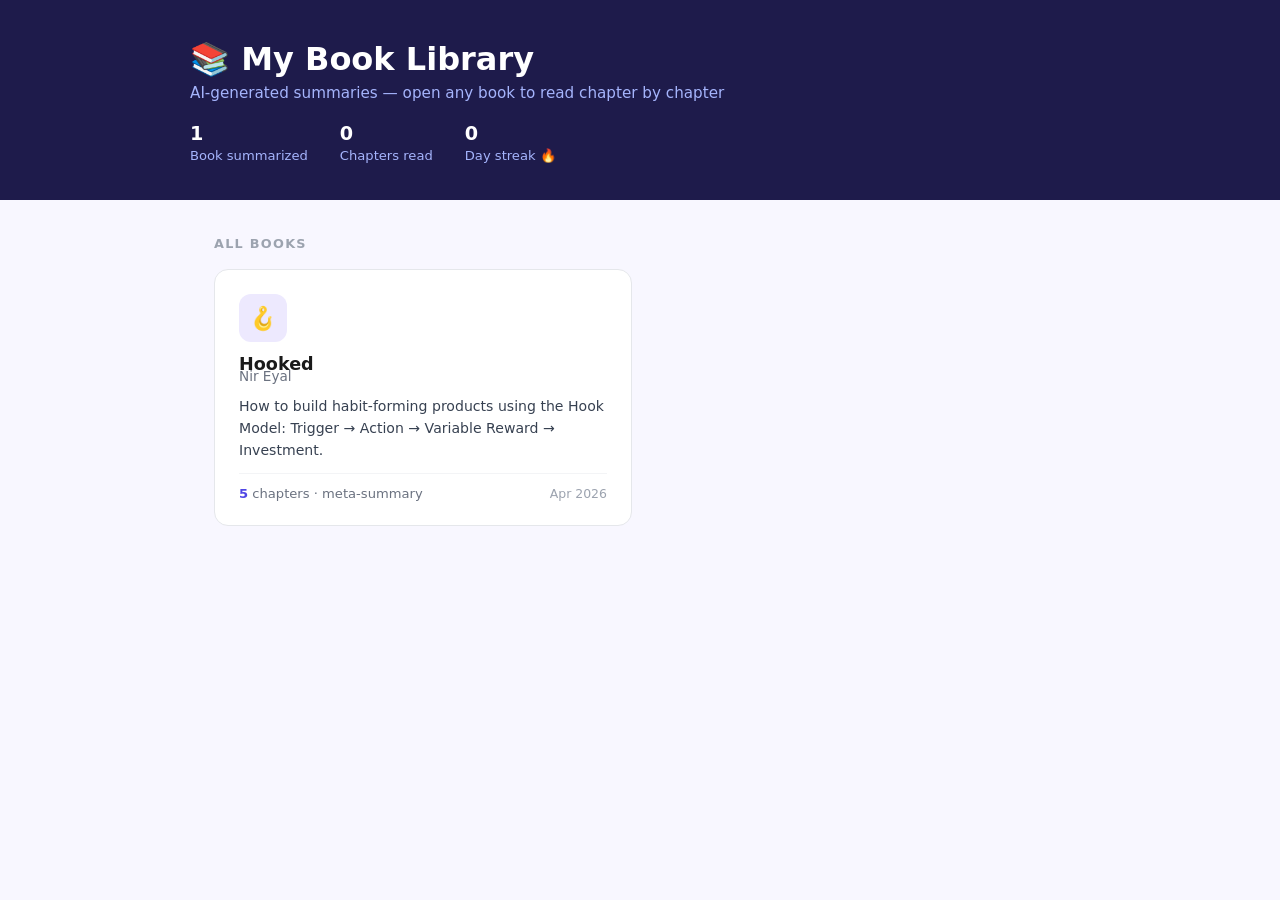
<file: index.html>
<!DOCTYPE html>
<html lang="en">
<head>
<meta charset="UTF-8">
<meta name="viewport" content="width=device-width, initial-scale=1.0">
<title>My Book Library</title>
<link rel="manifest" href="/book-ai/manifest.json">
<meta name="theme-color" content="#1e1b4b">
<meta name="apple-mobile-web-app-capable" content="yes">
<meta name="apple-mobile-web-app-status-bar-style" content="black-translucent">
<meta name="apple-mobile-web-app-title" content="BookAI">
<link rel="apple-touch-icon" href="/book-ai/icon.svg">
<style>
  * { box-sizing: border-box; margin: 0; padding: 0; }
  body { font-family: system-ui, -apple-system, sans-serif; background: #f8f7ff; color: #1a1a1a; min-height: 100vh; }
  .header { background: #1e1b4b; color: #fff; padding: 40px 24px 36px; }
  .header-inner { max-width: 900px; margin: 0 auto; }
  .header h1 { font-size: 2rem; font-weight: 800; margin-bottom: 6px; }
  .header p { color: #a5b4fc; font-size: 0.95rem; }
  .stats-bar { display: flex; gap: 32px; margin-top: 20px; }
  .stat strong { color: #fff; font-size: 1.2rem; display: block; }
  .stat span { color: #a5b4fc; font-size: 0.82rem; }
  .wrap { max-width: 900px; margin: 0 auto; padding: 36px 24px 80px; }
  .section-title { font-size: 0.8rem; text-transform: uppercase; letter-spacing: .1em; color: #9ca3af; margin-bottom: 18px; font-weight: 600; }
  .books-grid { display: grid; grid-template-columns: repeat(auto-fill, minmax(280px, 1fr)); gap: 16px; }
  .book-card { background: #fff; border: 1px solid #e5e7eb; border-radius: 14px; padding: 24px; text-decoration: none; color: #1a1a1a; display: flex; flex-direction: column; gap: 12px; transition: box-shadow 0.15s, border-color 0.15s; }
  .book-card:hover { box-shadow: 0 6px 24px rgba(79,70,229,0.13); border-color: #a5b4fc; }
  .book-icon { width: 48px; height: 48px; background: #ede9fe; border-radius: 12px; display: flex; align-items: center; justify-content: center; font-size: 1.4rem; }
  .book-title { font-size: 1.1rem; font-weight: 700; }
  .book-author { font-size: 0.85rem; color: #6b7280; margin-top: -6px; }
  .book-desc { font-size: 0.88rem; color: #374151; line-height: 1.55; flex: 1; }
  .book-footer { display: flex; justify-content: space-between; align-items: center; padding-top: 12px; border-top: 1px solid #f3f4f6; }
  .book-ch-count { font-size: 0.82rem; color: #6b7280; }
  .book-ch-count strong { color: #4f46e5; }
  .book-date { font-size: 0.78rem; color: #9ca3af; }
</style>
</head>
<body>

<div class="header">
  <div class="header-inner">
    <h1>📚 My Book Library</h1>
    <p>AI-generated summaries — open any book to read chapter by chapter</p>
    <div class="stats-bar">
      <div class="stat"><strong>1</strong><span>Book summarized</span></div>
      <div class="stat"><strong id="stat-total">0</strong><span>Chapters read</span></div>
      <div class="stat"><strong id="stat-streak">0</strong><span>Day streak 🔥</span></div>
    </div>
  </div>
</div>

<div class="wrap">
  <div class="section-title">All Books</div>
  <div class="books-grid">

    <a class="book-card" href="outputs/hooked/index.html">
      <div class="book-icon">🪝</div>
      <div>
        <div class="book-title">Hooked</div>
        <div class="book-author">Nir Eyal</div>
      </div>
      <div class="book-desc">How to build habit-forming products using the Hook Model: Trigger → Action → Variable Reward → Investment.</div>
      <div class="book-footer">
        <div class="book-ch-count"><strong>5</strong> chapters · meta-summary</div>
        <div class="book-date">Apr 2026</div>
      </div>
    </a>

    <!-- New books will be added here -->

  </div>
</div>

<script>
  if ('serviceWorker' in navigator) {
    navigator.serviceWorker.register('/book-ai/sw.js', { scope: '/book-ai/' });
  }
</script>
<script src="shared.js"></script>
</body>
</html>
</file>
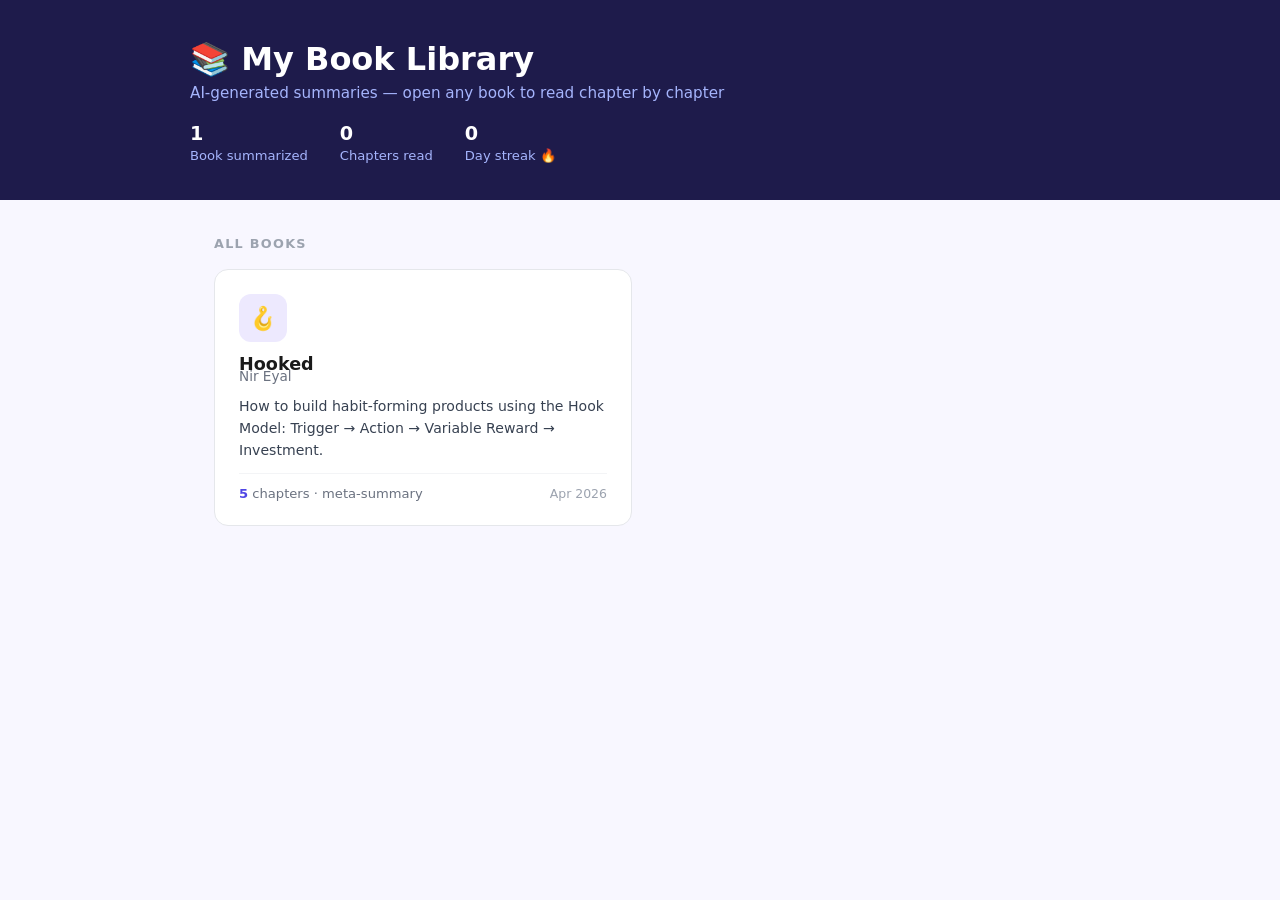
<file: outputs/index.html>
<!DOCTYPE html>
<html>
<head>
  <meta charset="UTF-8">
  <meta http-equiv="refresh" content="0; url=../../index.html">
  <title>Redirecting…</title>
</head>
<body>
  <script>window.location.replace("../../index.html");</script>
</body>
</html>
</file>
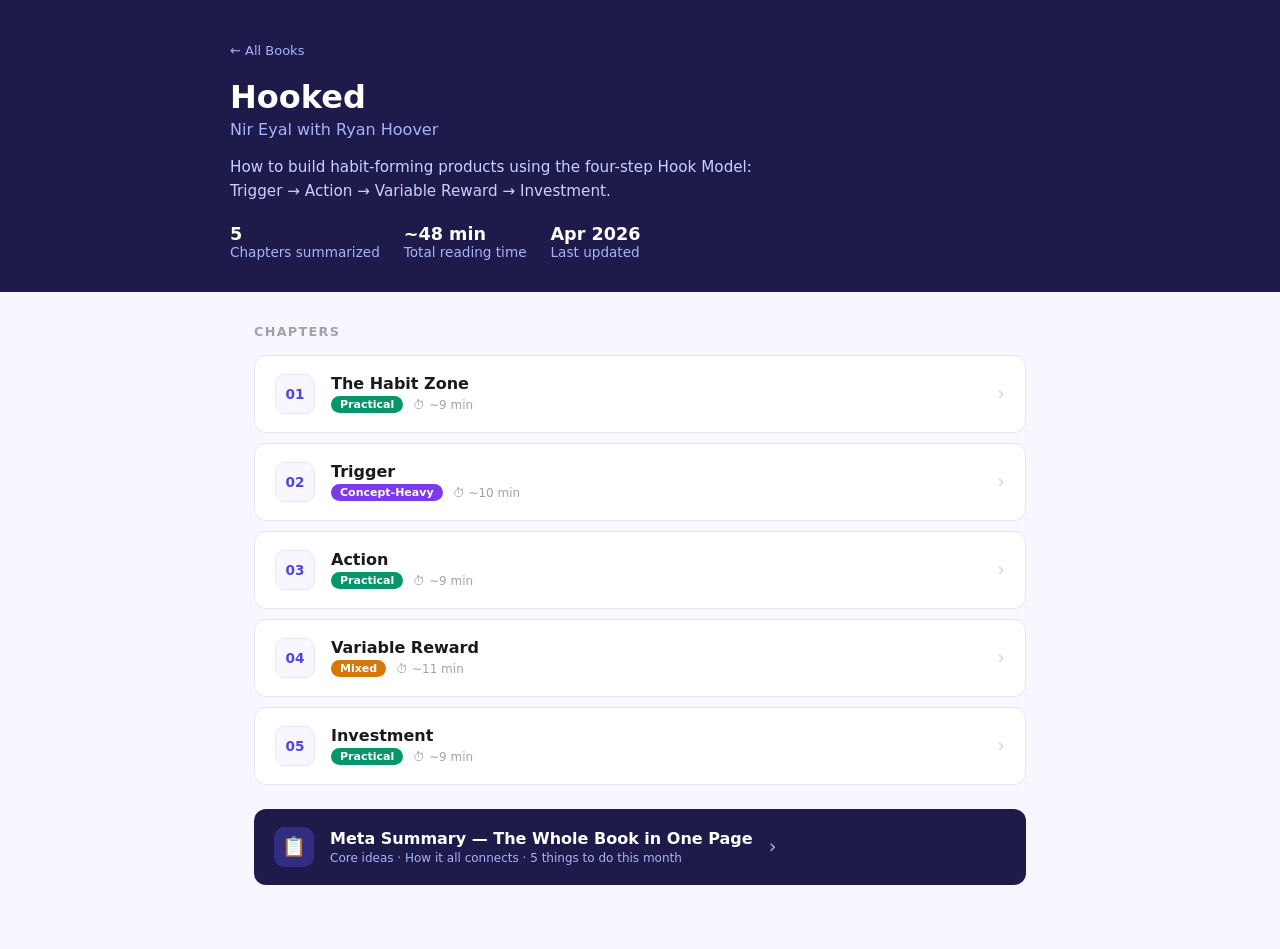
<file: outputs/hooked/index.html>
<!DOCTYPE html>
<html lang="en">
<head>
<meta charset="UTF-8">
<meta name="viewport" content="width=device-width, initial-scale=1.0">
<title>Hooked — Chapter Index</title>
<style>
  * { box-sizing: border-box; margin: 0; padding: 0; }
  body { font-family: system-ui, -apple-system, sans-serif; background: #f8f7ff; color: #1a1a1a; min-height: 100vh; }
  .header { background: #1e1b4b; color: #fff; padding: 40px 24px 32px; }
  .header-inner { max-width: 820px; margin: 0 auto; }
  .back-link { display: inline-flex; align-items: center; gap: 6px; color: #a5b4fc; font-size: 13px; text-decoration: none; margin-bottom: 20px; }
  .back-link:hover { color: #fff; }
  .book-title { font-size: 2rem; font-weight: 800; margin-bottom: 4px; }
  .book-author { color: #a5b4fc; font-size: 1rem; margin-bottom: 16px; }
  .book-desc { color: #c7d2fe; font-size: 0.95rem; max-width: 560px; line-height: 1.6; }
  .stats { display: flex; gap: 24px; margin-top: 20px; }
  .stat { font-size: 0.85rem; color: #a5b4fc; }
  .stat strong { color: #fff; font-size: 1.1rem; display: block; }
  .wrap { max-width: 820px; margin: 0 auto; padding: 32px 24px 64px; }
  .section-title { font-size: 0.8rem; text-transform: uppercase; letter-spacing: .1em; color: #9ca3af; margin-bottom: 16px; font-weight: 600; }
  .chapter-card { display: flex; align-items: center; gap: 16px; background: #fff; border: 1px solid #e5e7eb; border-radius: 12px; padding: 18px 20px; margin-bottom: 10px; text-decoration: none; color: #1a1a1a; transition: box-shadow 0.15s, border-color 0.15s; }
  .chapter-card:hover { box-shadow: 0 4px 16px rgba(79,70,229,0.12); border-color: #a5b4fc; }
  .ch-num { background: #f8f7ff; border: 1px solid #e0e7ff; color: #4f46e5; font-weight: 700; font-size: 0.85rem; width: 40px; height: 40px; border-radius: 10px; display: flex; align-items: center; justify-content: center; flex-shrink: 0; }
  .ch-info { flex: 1; }
  .ch-title { font-weight: 600; font-size: 1rem; margin-bottom: 3px; }
  .ch-meta { display: flex; gap: 10px; align-items: center; flex-wrap: wrap; }
  .badge { padding: 2px 9px; border-radius: 99px; font-size: 11px; font-weight: 600; color: #fff; }
  .badge-practical { background: #059669; }
  .badge-concept { background: #7c3aed; }
  .badge-story { background: #0891b2; }
  .badge-mixed { background: #d97706; }
  .ch-time { font-size: 12px; color: #9ca3af; }
  .ch-arrow { color: #d1d5db; font-size: 1.2rem; }
  .meta-card { display: flex; align-items: center; gap: 16px; background: #1e1b4b; border-radius: 12px; padding: 18px 20px; margin-top: 24px; text-decoration: none; color: #fff; transition: background 0.15s; }
  .meta-card:hover { background: #312e81; }
  .meta-icon { width: 40px; height: 40px; background: #312e81; border-radius: 10px; display: flex; align-items: center; justify-content: center; font-size: 1.2rem; flex-shrink: 0; }
  .meta-info .ch-title { color: #fff; }
  .meta-info .ch-time { color: #a5b4fc; }
</style>
</head>
<body>

<div class="header">
  <div class="header-inner">
    <a class="back-link" href="../../index.html">← All Books</a>
    <div class="book-title">Hooked</div>
    <div class="book-author">Nir Eyal with Ryan Hoover</div>
    <div class="book-desc">How to build habit-forming products using the four-step Hook Model: Trigger → Action → Variable Reward → Investment.</div>
    <div class="stats">
      <div class="stat"><strong>5</strong>Chapters summarized</div>
      <div class="stat"><strong>~48 min</strong>Total reading time</div>
      <div class="stat"><strong>Apr 2026</strong>Last updated</div>
    </div>
  </div>
</div>

<div class="wrap">
  <div class="section-title">Chapters</div>

  <a class="chapter-card" href="ch01-the-habit-zone.html">
    <div class="ch-num">01</div>
    <div class="ch-info">
      <div class="ch-title">The Habit Zone</div>
      <div class="ch-meta">
        <span class="badge badge-practical">Practical</span>
        <span class="ch-time">⏱ ~9 min</span>
      </div>
    </div>
    <div class="ch-arrow">›</div>
  </a>

  <a class="chapter-card" href="ch02-trigger.html">
    <div class="ch-num">02</div>
    <div class="ch-info">
      <div class="ch-title">Trigger</div>
      <div class="ch-meta">
        <span class="badge badge-concept">Concept-Heavy</span>
        <span class="ch-time">⏱ ~10 min</span>
      </div>
    </div>
    <div class="ch-arrow">›</div>
  </a>

  <a class="chapter-card" href="ch03-action.html">
    <div class="ch-num">03</div>
    <div class="ch-info">
      <div class="ch-title">Action</div>
      <div class="ch-meta">
        <span class="badge badge-practical">Practical</span>
        <span class="ch-time">⏱ ~9 min</span>
      </div>
    </div>
    <div class="ch-arrow">›</div>
  </a>

  <a class="chapter-card" href="ch04-variable-reward.html">
    <div class="ch-num">04</div>
    <div class="ch-info">
      <div class="ch-title">Variable Reward</div>
      <div class="ch-meta">
        <span class="badge badge-mixed">Mixed</span>
        <span class="ch-time">⏱ ~11 min</span>
      </div>
    </div>
    <div class="ch-arrow">›</div>
  </a>

  <a class="chapter-card" href="ch05-investment.html">
    <div class="ch-num">05</div>
    <div class="ch-info">
      <div class="ch-title">Investment</div>
      <div class="ch-meta">
        <span class="badge badge-practical">Practical</span>
        <span class="ch-time">⏱ ~9 min</span>
      </div>
    </div>
    <div class="ch-arrow">›</div>
  </a>

  <a class="meta-card" href="meta-summary.html">
    <div class="meta-icon">📋</div>
    <div class="meta-info">
      <div class="ch-title">Meta Summary — The Whole Book in One Page</div>
      <div class="ch-time">Core ideas · How it all connects · 5 things to do this month</div>
    </div>
    <div class="ch-arrow" style="color:#a5b4fc;">›</div>
  </a>
</div>

<script src="../../shared.js"></script>
</body>
</html>
</file>
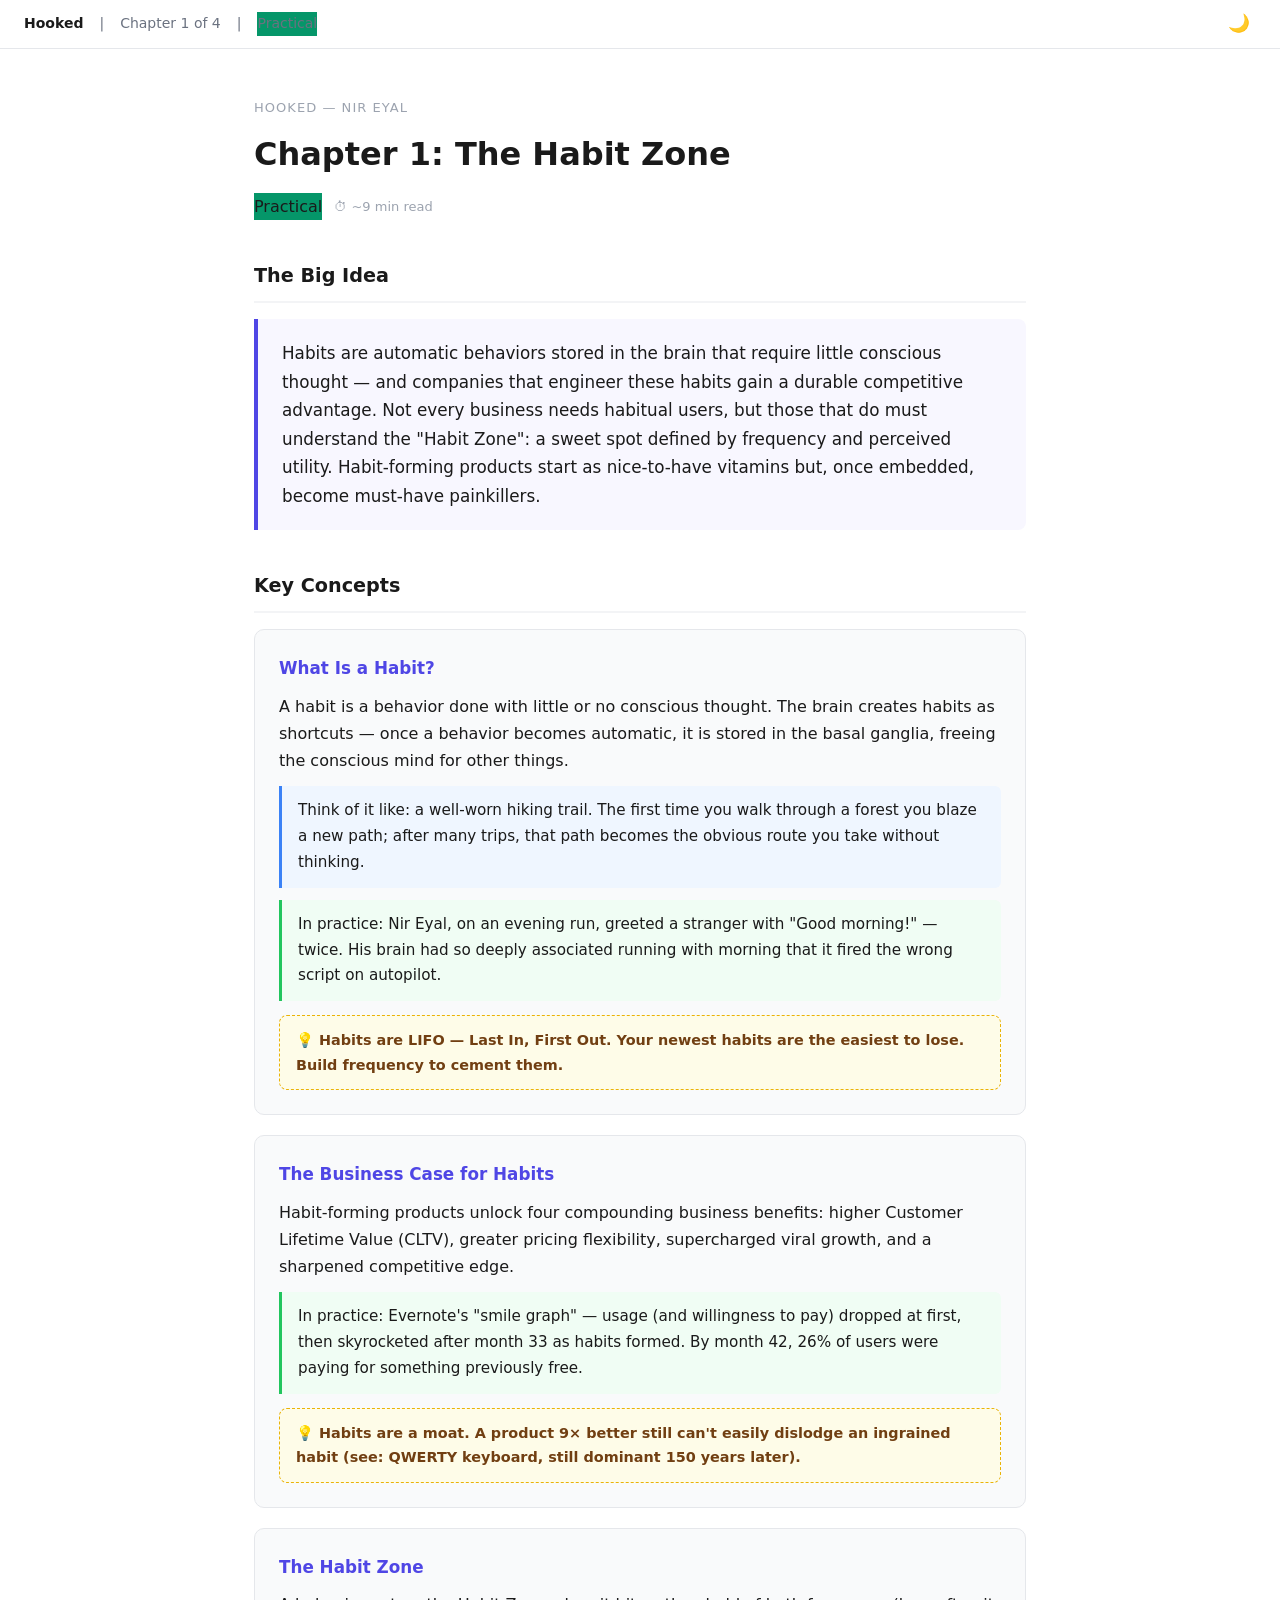
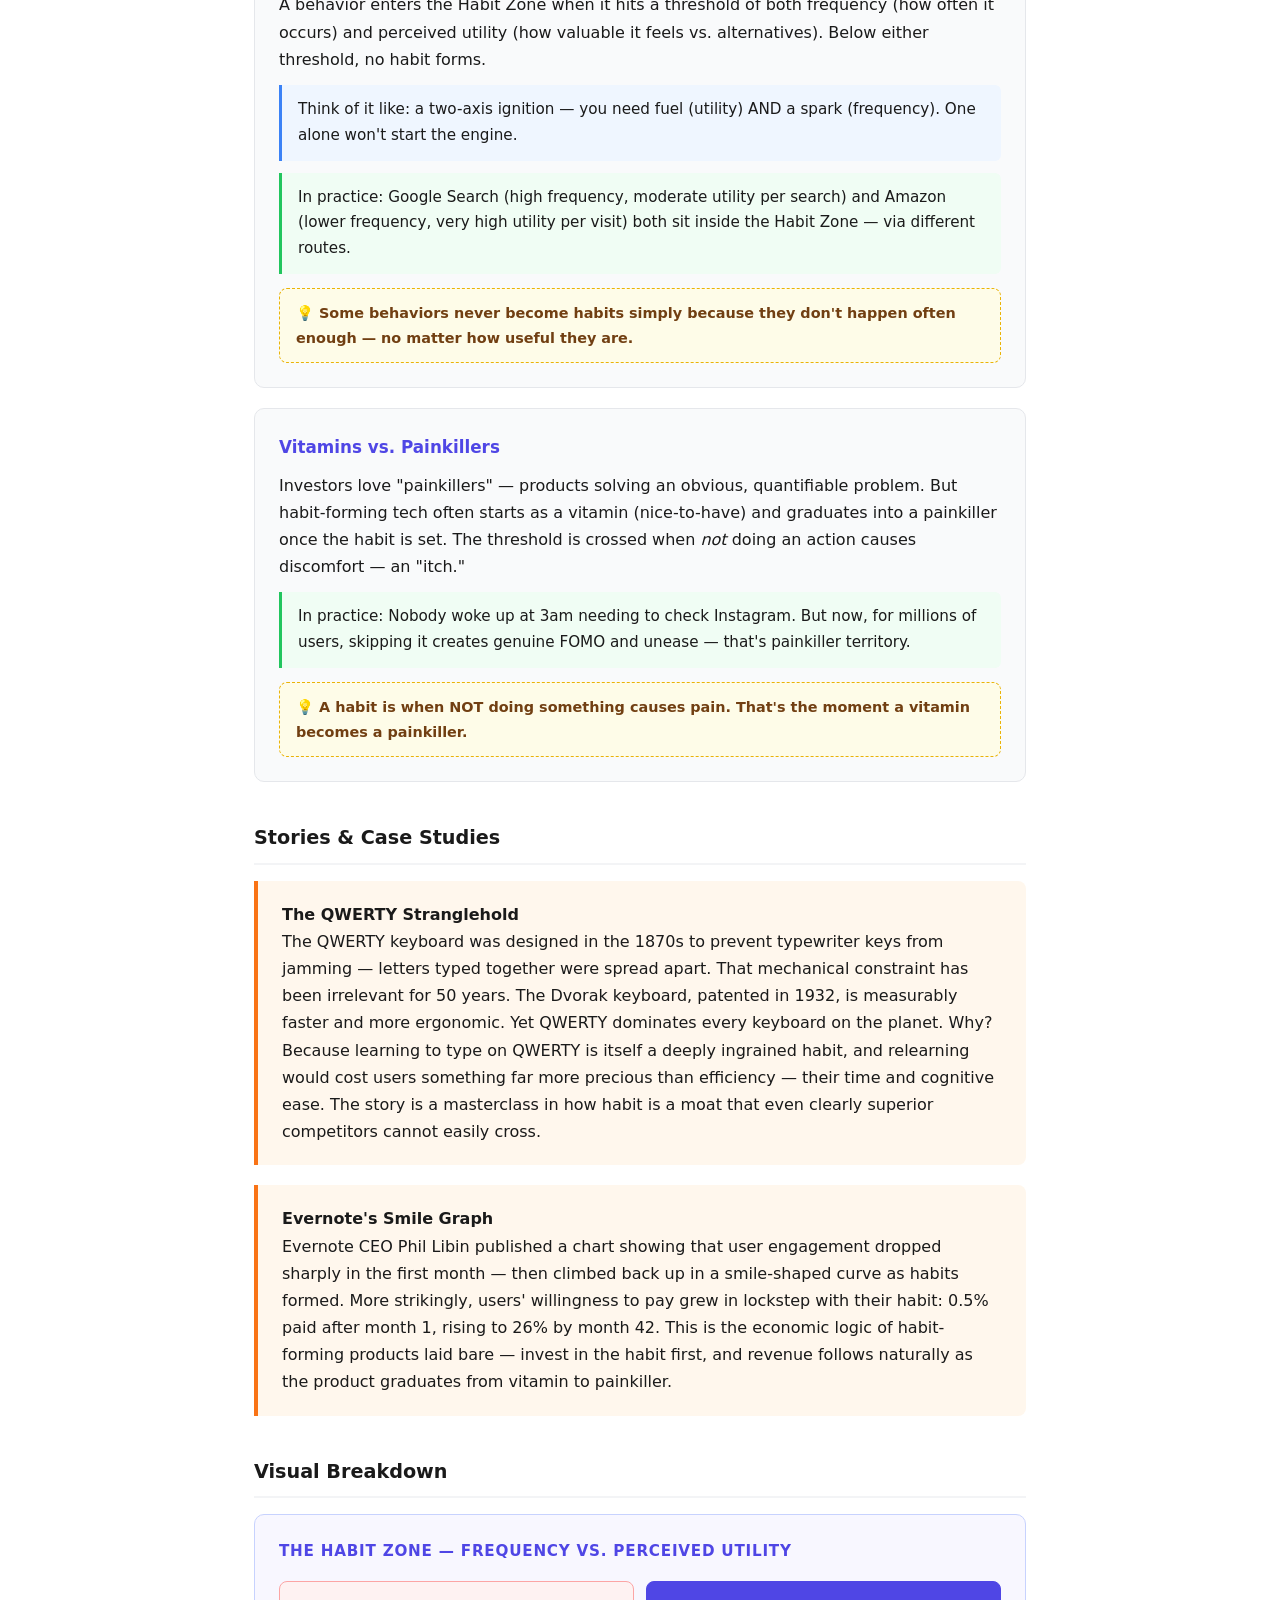
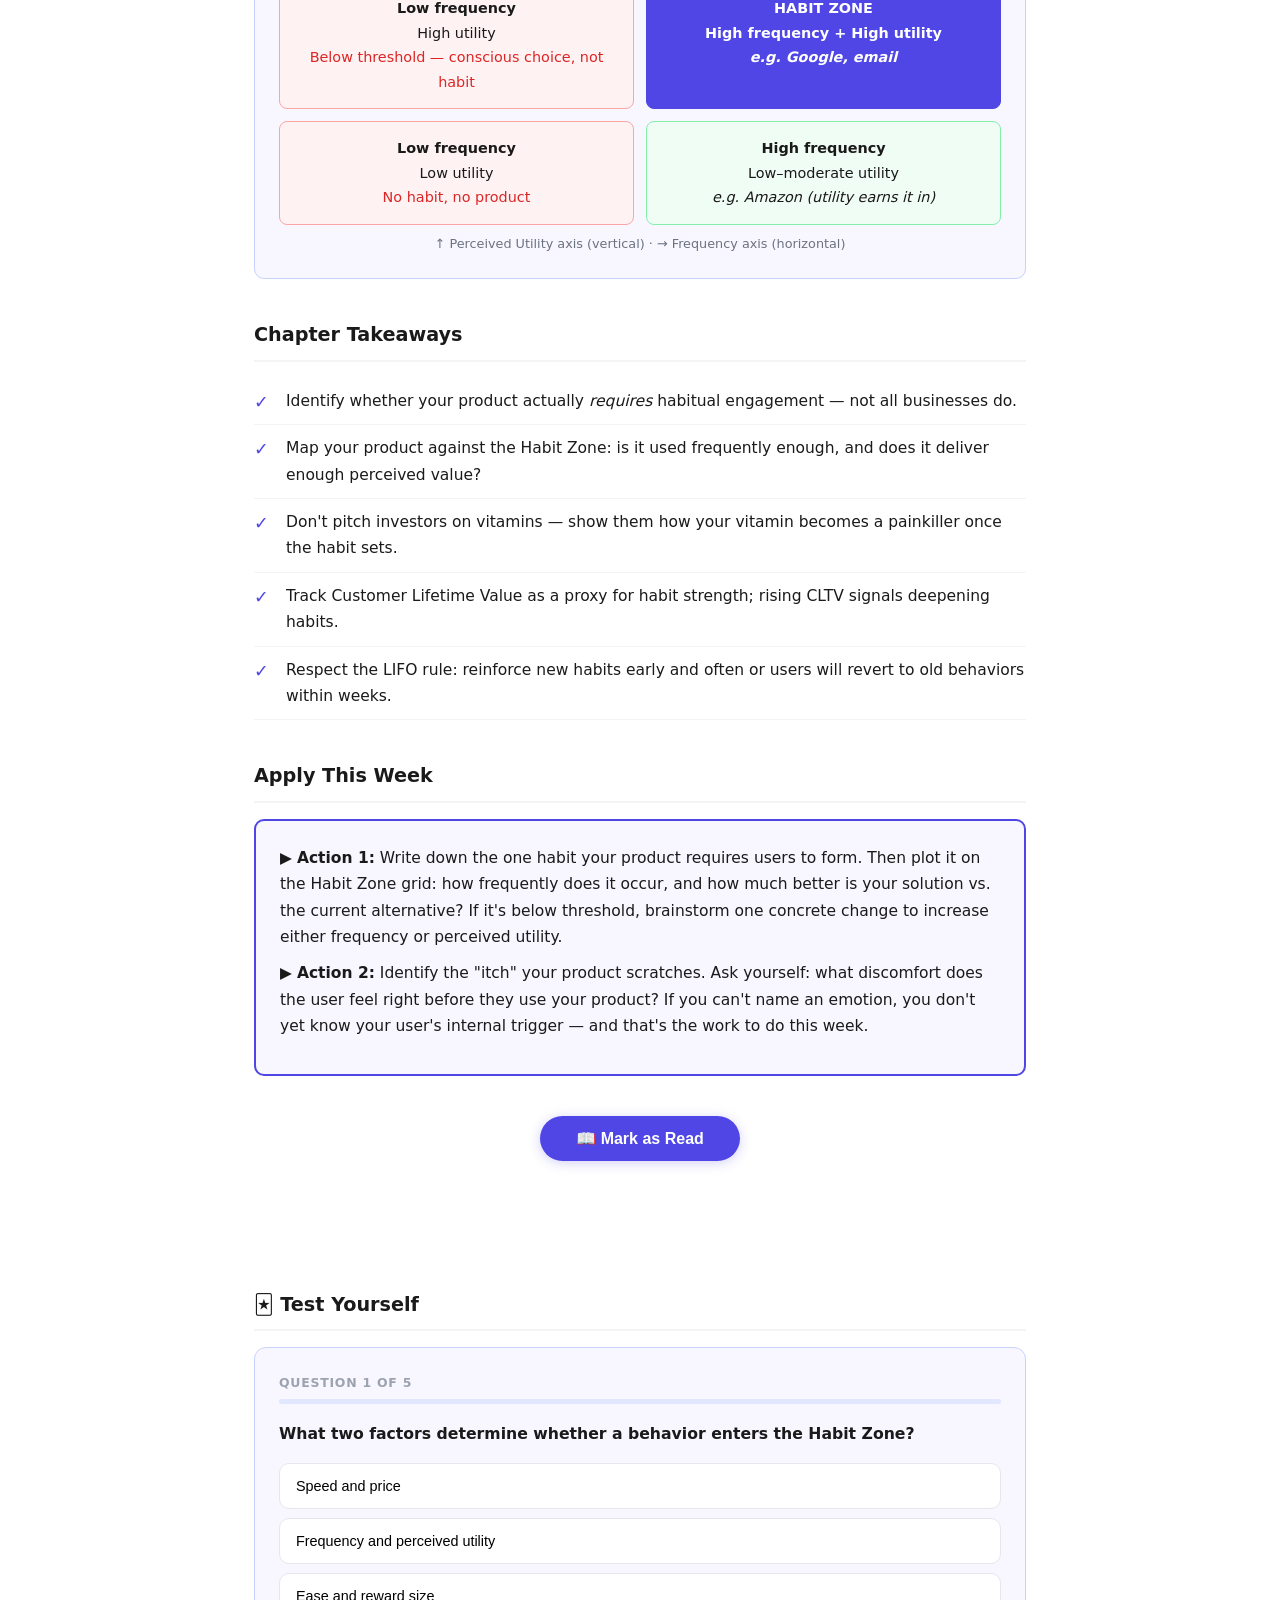
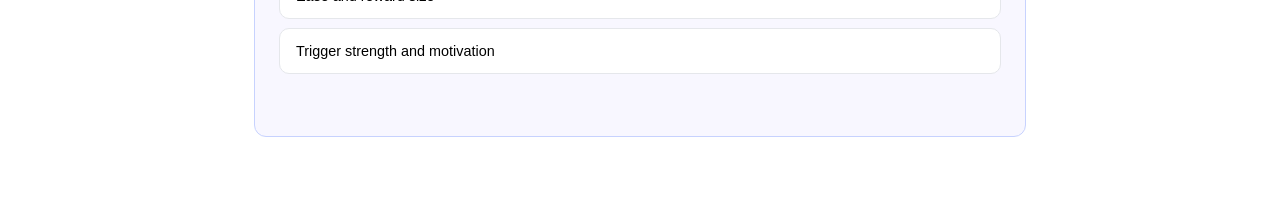
<file: outputs/hooked/ch01-the-habit-zone.html>
<!DOCTYPE html>
<html lang="en">
<head>
<meta charset="UTF-8">
<meta name="viewport" content="width=device-width, initial-scale=1.0">
<title>Hooked — Chapter 1: The Habit Zone</title>
<link rel="stylesheet" href="../../shared.css">
<style>
  /* Chapter 1 — diagram-specific styles */
  .habit-grid { display: grid; grid-template-columns: 1fr 1fr; gap: 12px; }
  .habit-cell { background: #fff; border: 1px solid #e0e7ff; border-radius: 8px; padding: 14px; text-align: center; font-size: 0.9rem; }
  .habit-cell.highlight { background: #4f46e5; color: #fff; border-color: #4f46e5; font-weight: 700; }
  .axis-label { text-align: center; font-size: 0.8rem; color: #6b7280; margin-top: 8px; }
</style>
</head>
<body>

<nav class="nav">
  <strong>Hooked</strong>
  <span>|</span>
  <span>Chapter 1 of 4</span>
  <span>|</span>
  <span class="badge-practical">Practical</span>
</nav>

<div class="wrap">

  <div class="book-label">Hooked — Nir Eyal</div>
  <h1>Chapter 1: The Habit Zone</h1>
  <div class="meta">
    <span class="badge-practical">Practical</span>
    <span class="reading-time">⏱ ~9 min read</span>
  </div>

  <h2>The Big Idea</h2>
  <div class="big-idea">
    Habits are automatic behaviors stored in the brain that require little conscious thought — and companies that engineer these habits gain a durable competitive advantage. Not every business needs habitual users, but those that do must understand the "Habit Zone": a sweet spot defined by frequency and perceived utility. Habit-forming products start as nice-to-have vitamins but, once embedded, become must-have painkillers.
  </div>

  <h2>Key Concepts</h2>

  <div class="concept-card">
    <div class="concept-name">What Is a Habit?</div>
    <p>A habit is a behavior done with little or no conscious thought. The brain creates habits as shortcuts — once a behavior becomes automatic, it is stored in the basal ganglia, freeing the conscious mind for other things.</p>
    <div class="analogy">Think of it like: a well-worn hiking trail. The first time you walk through a forest you blaze a new path; after many trips, that path becomes the obvious route you take without thinking.</div>
    <div class="example">In practice: Nir Eyal, on an evening run, greeted a stranger with "Good morning!" — twice. His brain had so deeply associated running with morning that it fired the wrong script on autopilot.</div>
    <div class="memory-hook">💡 Habits are LIFO — Last In, First Out. Your newest habits are the easiest to lose. Build frequency to cement them.</div>
  </div>

  <div class="concept-card">
    <div class="concept-name">The Business Case for Habits</div>
    <p>Habit-forming products unlock four compounding business benefits: higher Customer Lifetime Value (CLTV), greater pricing flexibility, supercharged viral growth, and a sharpened competitive edge.</p>
    <div class="example">In practice: Evernote's "smile graph" — usage (and willingness to pay) dropped at first, then skyrocketed after month 33 as habits formed. By month 42, 26% of users were paying for something previously free.</div>
    <div class="memory-hook">💡 Habits are a moat. A product 9× better still can't easily dislodge an ingrained habit (see: QWERTY keyboard, still dominant 150 years later).</div>
  </div>

  <div class="concept-card">
    <div class="concept-name">The Habit Zone</div>
    <p>A behavior enters the Habit Zone when it hits a threshold of both frequency (how often it occurs) and perceived utility (how valuable it feels vs. alternatives). Below either threshold, no habit forms.</p>
    <div class="analogy">Think of it like: a two-axis ignition — you need fuel (utility) AND a spark (frequency). One alone won't start the engine.</div>
    <div class="example">In practice: Google Search (high frequency, moderate utility per search) and Amazon (lower frequency, very high utility per visit) both sit inside the Habit Zone — via different routes.</div>
    <div class="memory-hook">💡 Some behaviors never become habits simply because they don't happen often enough — no matter how useful they are.</div>
  </div>

  <div class="concept-card">
    <div class="concept-name">Vitamins vs. Painkillers</div>
    <p>Investors love "painkillers" — products solving an obvious, quantifiable problem. But habit-forming tech often starts as a vitamin (nice-to-have) and graduates into a painkiller once the habit is set. The threshold is crossed when <em>not</em> doing an action causes discomfort — an "itch."</p>
    <div class="example">In practice: Nobody woke up at 3am needing to check Instagram. But now, for millions of users, skipping it creates genuine FOMO and unease — that's painkiller territory.</div>
    <div class="memory-hook">💡 A habit is when NOT doing something causes pain. That's the moment a vitamin becomes a painkiller.</div>
  </div>

  <h2>Stories & Case Studies</h2>

  <div class="story-card">
    <strong>The QWERTY Stranglehold</strong>
    <p>The QWERTY keyboard was designed in the 1870s to prevent typewriter keys from jamming — letters typed together were spread apart. That mechanical constraint has been irrelevant for 50 years. The Dvorak keyboard, patented in 1932, is measurably faster and more ergonomic. Yet QWERTY dominates every keyboard on the planet. Why? Because learning to type on QWERTY is itself a deeply ingrained habit, and relearning would cost users something far more precious than efficiency — their time and cognitive ease. The story is a masterclass in how habit is a moat that even clearly superior competitors cannot easily cross.</p>
  </div>

  <div class="story-card">
    <strong>Evernote's Smile Graph</strong>
    <p>Evernote CEO Phil Libin published a chart showing that user engagement dropped sharply in the first month — then climbed back up in a smile-shaped curve as habits formed. More strikingly, users' willingness to pay grew in lockstep with their habit: 0.5% paid after month 1, rising to 26% by month 42. This is the economic logic of habit-forming products laid bare — invest in the habit first, and revenue follows naturally as the product graduates from vitamin to painkiller.</p>
  </div>

  <h2>Visual Breakdown</h2>
  <div class="diagram-box">
    <div class="diagram-title">The Habit Zone — Frequency vs. Perceived Utility</div>
    <div class="habit-grid">
      <div class="habit-cell" style="background:#fef2f2; border-color:#fca5a5;">
        <strong>Low frequency</strong><br>High utility<br><span style="color:#dc2626;">Below threshold — conscious choice, not habit</span>
      </div>
      <div class="habit-cell highlight">
        <strong>HABIT ZONE</strong><br>High frequency + High utility<br><em>e.g. Google, email</em>
      </div>
      <div class="habit-cell" style="background:#fef2f2; border-color:#fca5a5;">
        <strong>Low frequency</strong><br>Low utility<br><span style="color:#dc2626;">No habit, no product</span>
      </div>
      <div class="habit-cell" style="background:#f0fdf4; border-color:#86efac;">
        <strong>High frequency</strong><br>Low–moderate utility<br><em>e.g. Amazon (utility earns it in)</em>
      </div>
    </div>
    <div class="axis-label">↑ Perceived Utility axis (vertical) · → Frequency axis (horizontal)</div>
  </div>

  <h2>Chapter Takeaways</h2>
  <ul class="takeaways">
    <li>Identify whether your product actually <em>requires</em> habitual engagement — not all businesses do.</li>
    <li>Map your product against the Habit Zone: is it used frequently enough, and does it deliver enough perceived value?</li>
    <li>Don't pitch investors on vitamins — show them how your vitamin becomes a painkiller once the habit sets.</li>
    <li>Track Customer Lifetime Value as a proxy for habit strength; rising CLTV signals deepening habits.</li>
    <li>Respect the LIFO rule: reinforce new habits early and often or users will revert to old behaviors within weeks.</li>
  </ul>

  <h2>Apply This Week</h2>
  <div class="action-box">
    <p>▶ <strong>Action 1:</strong> Write down the one habit your product requires users to form. Then plot it on the Habit Zone grid: how frequently does it occur, and how much better is your solution vs. the current alternative? If it's below threshold, brainstorm one concrete change to increase either frequency or perceived utility.</p>
    <p>▶ <strong>Action 2:</strong> Identify the "itch" your product scratches. Ask yourself: what discomfort does the user feel right before they use your product? If you can't name an emotion, you don't yet know your user's internal trigger — and that's the work to do this week.</p>
  </div>

</div>

<!-- QUIZ -->
<div style="max-width:820px;margin:0 auto;padding:0 24px 64px;">
  <h2 style="font-size:1.2rem;font-weight:700;color:#1a1a1a;margin:40px 0 16px;padding-bottom:8px;border-bottom:2px solid #f3f4f6;">🃏 Test Yourself</h2>
  <div class="quiz-section" style="background:#f8f7ff;border:1px solid #c7d2fe;border-radius:12px;padding:24px;">
    <script type="application/json" id="quiz-data">
[
  {"q":"What two factors determine whether a behavior enters the Habit Zone?","options":["Speed and price","Frequency and perceived utility","Ease and reward size","Trigger strength and motivation"],"answer":1},
  {"q":"What does LIFO mean in the context of habits?","options":["Low Investment, Full Output","Last In, First Out — your newest habits disappear first","Linear Increase, Fixed Output","Large Impact, Few Occasions"],"answer":1},
  {"q":"A product starts as a vitamin but becomes a painkiller. What changed?","options":["It got cheaper over time","The company rebranded it","The habit formed — now NOT using it causes discomfort","It added more features"],"answer":2},
  {"q":"Why has the QWERTY keyboard survived despite better alternatives?","options":["It is actually the fastest layout","Patent laws protect it","Switching costs — relearning to type is harder than tolerating an inferior layout","Governments mandated it"],"answer":2},
  {"q":"What did Evernote's 'smile graph' show about habit-forming products?","options":["Revenue peaks in month 1","Usage and willingness to pay both drop permanently","Usage dips at first, then climbs — and paying customers multiply over time","Users pay most in the first week"],"answer":2}
]
    </script>
    <div id="quiz-container"></div>
  </div>
</div>

<script src="../../shared.js"></script>
</body>
</html>
</file>
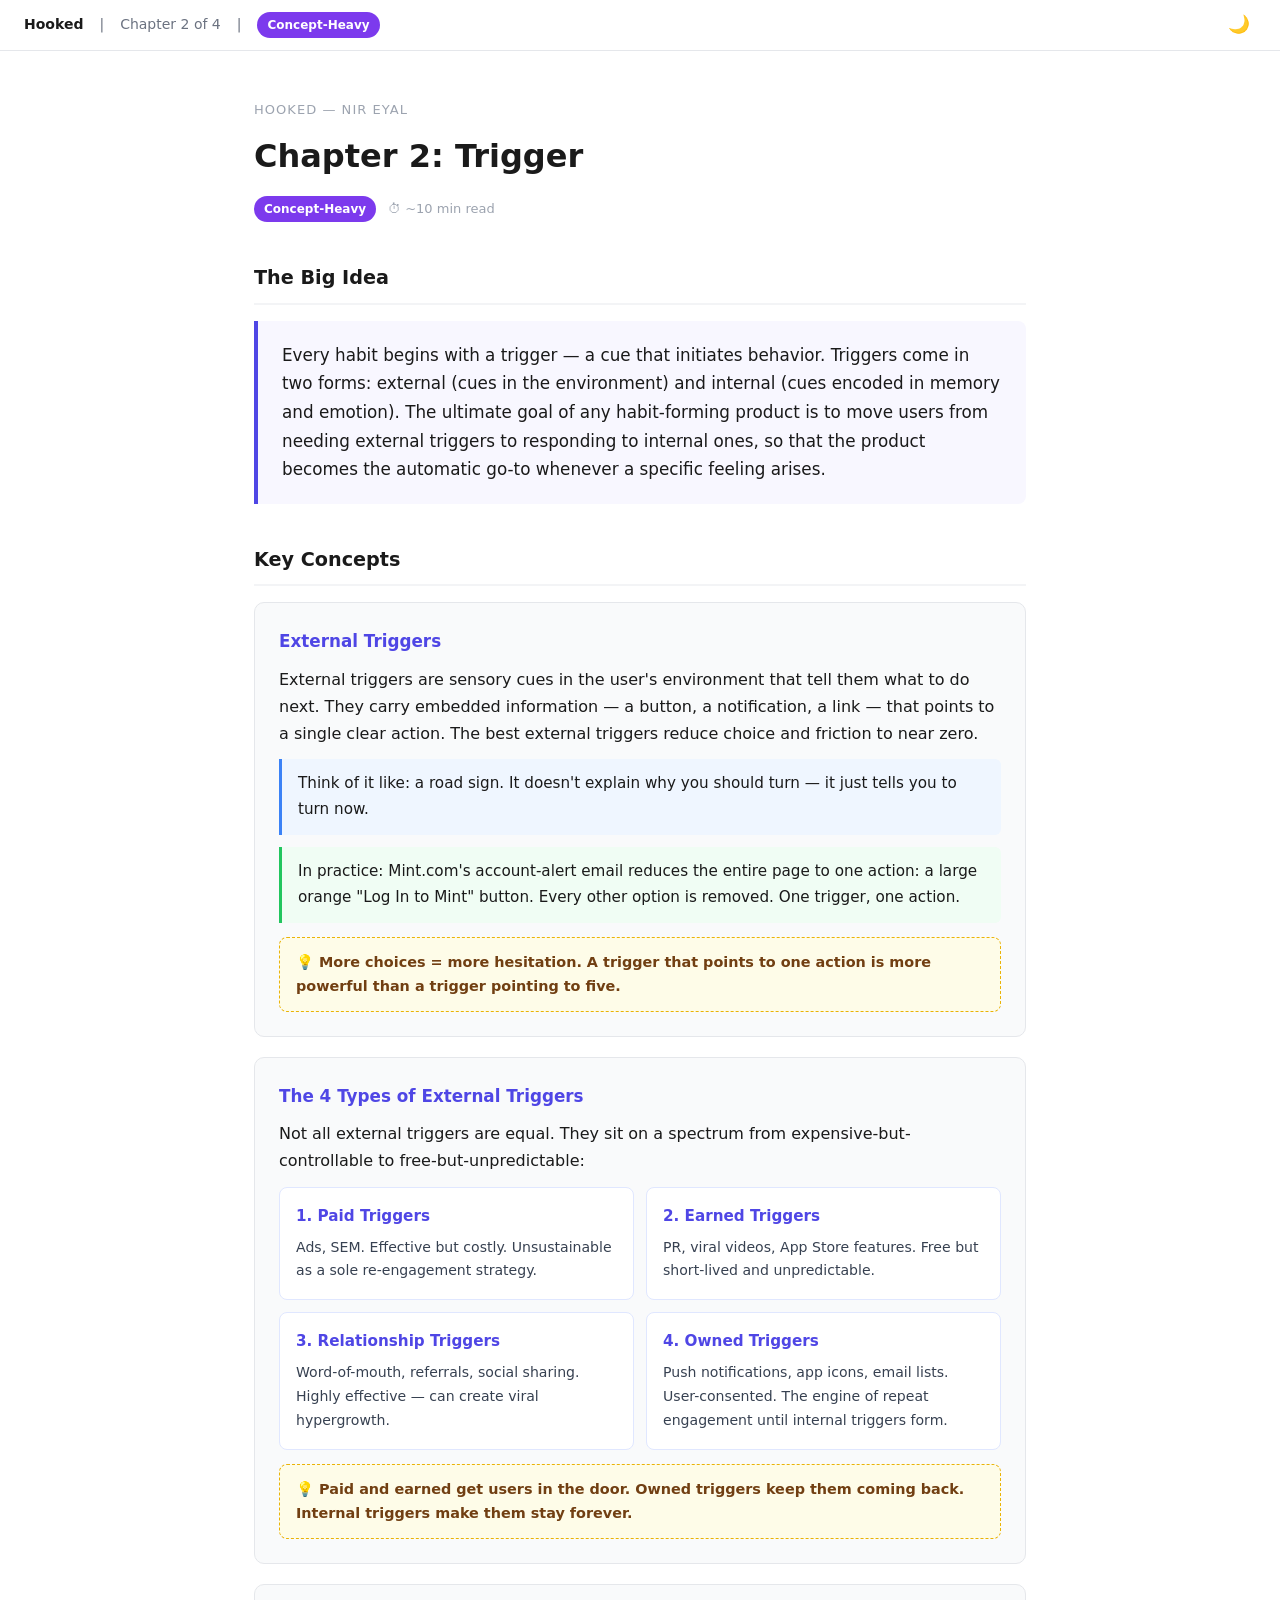
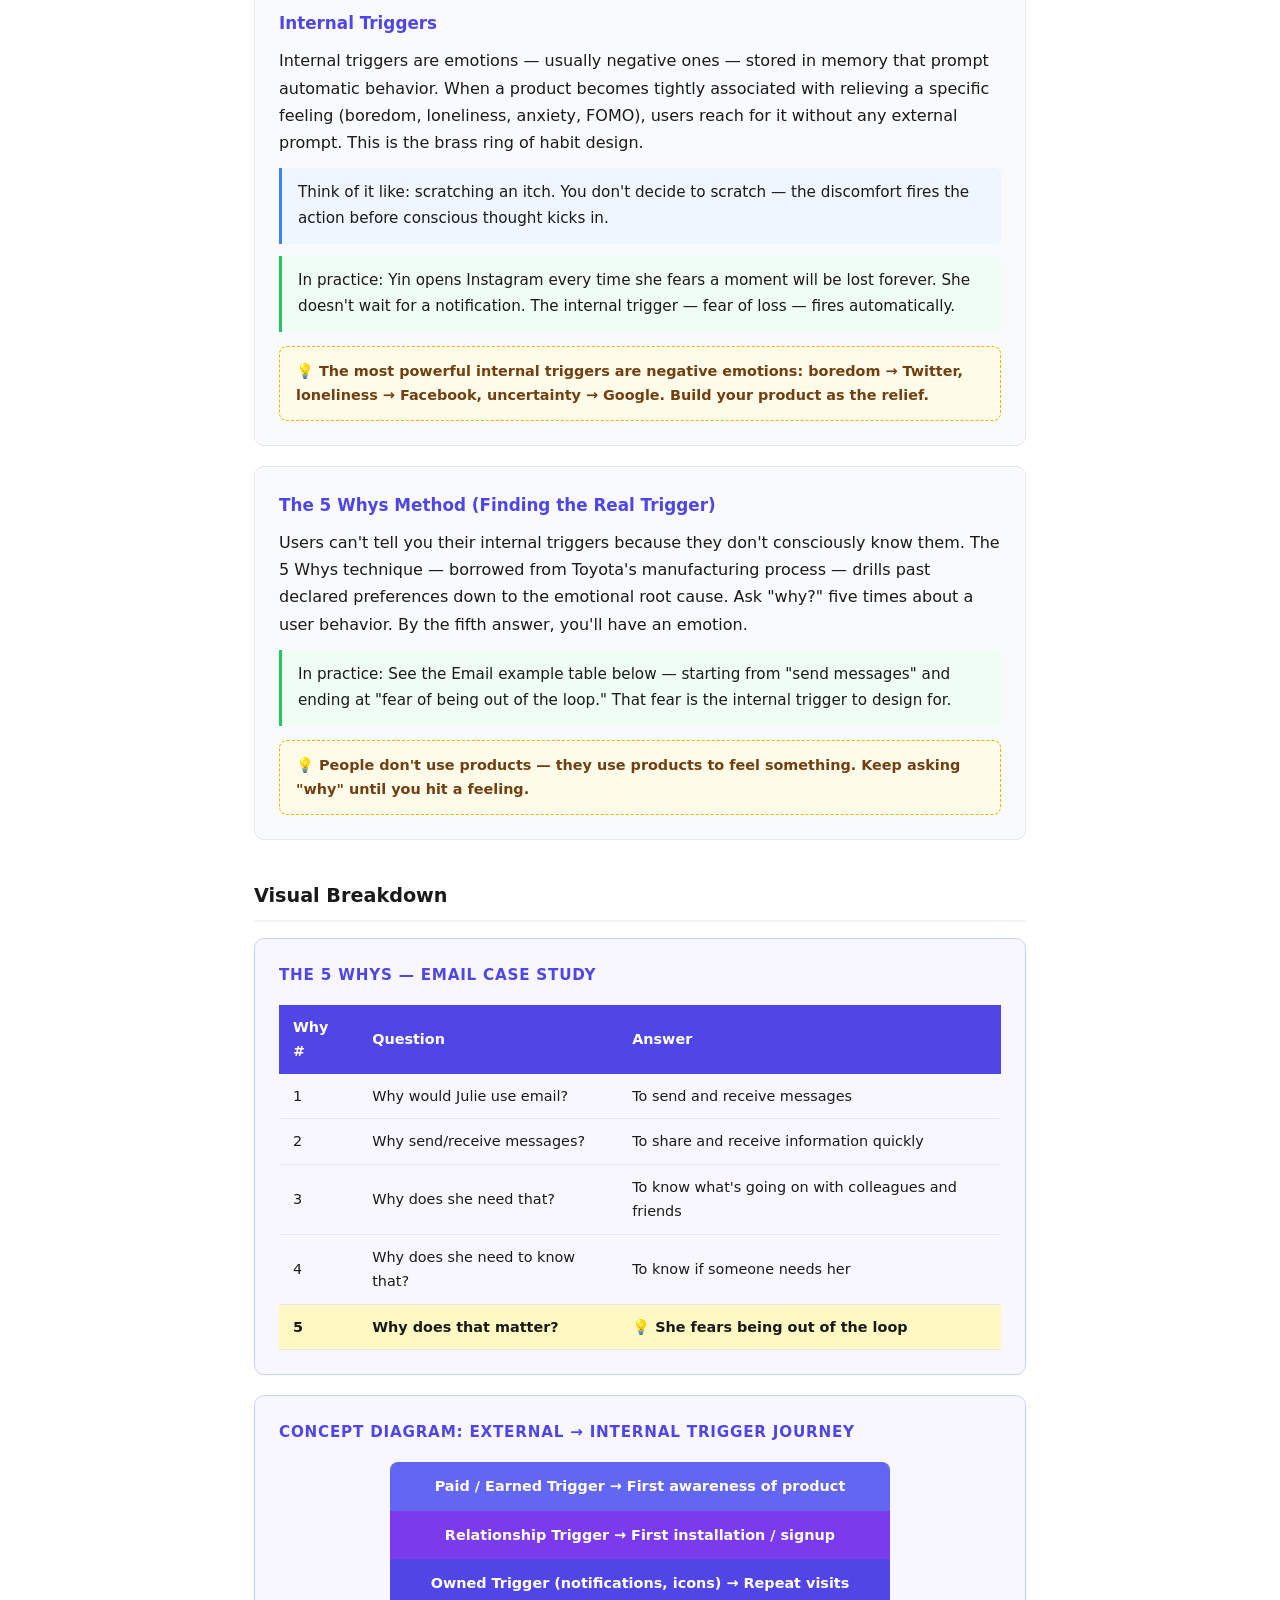
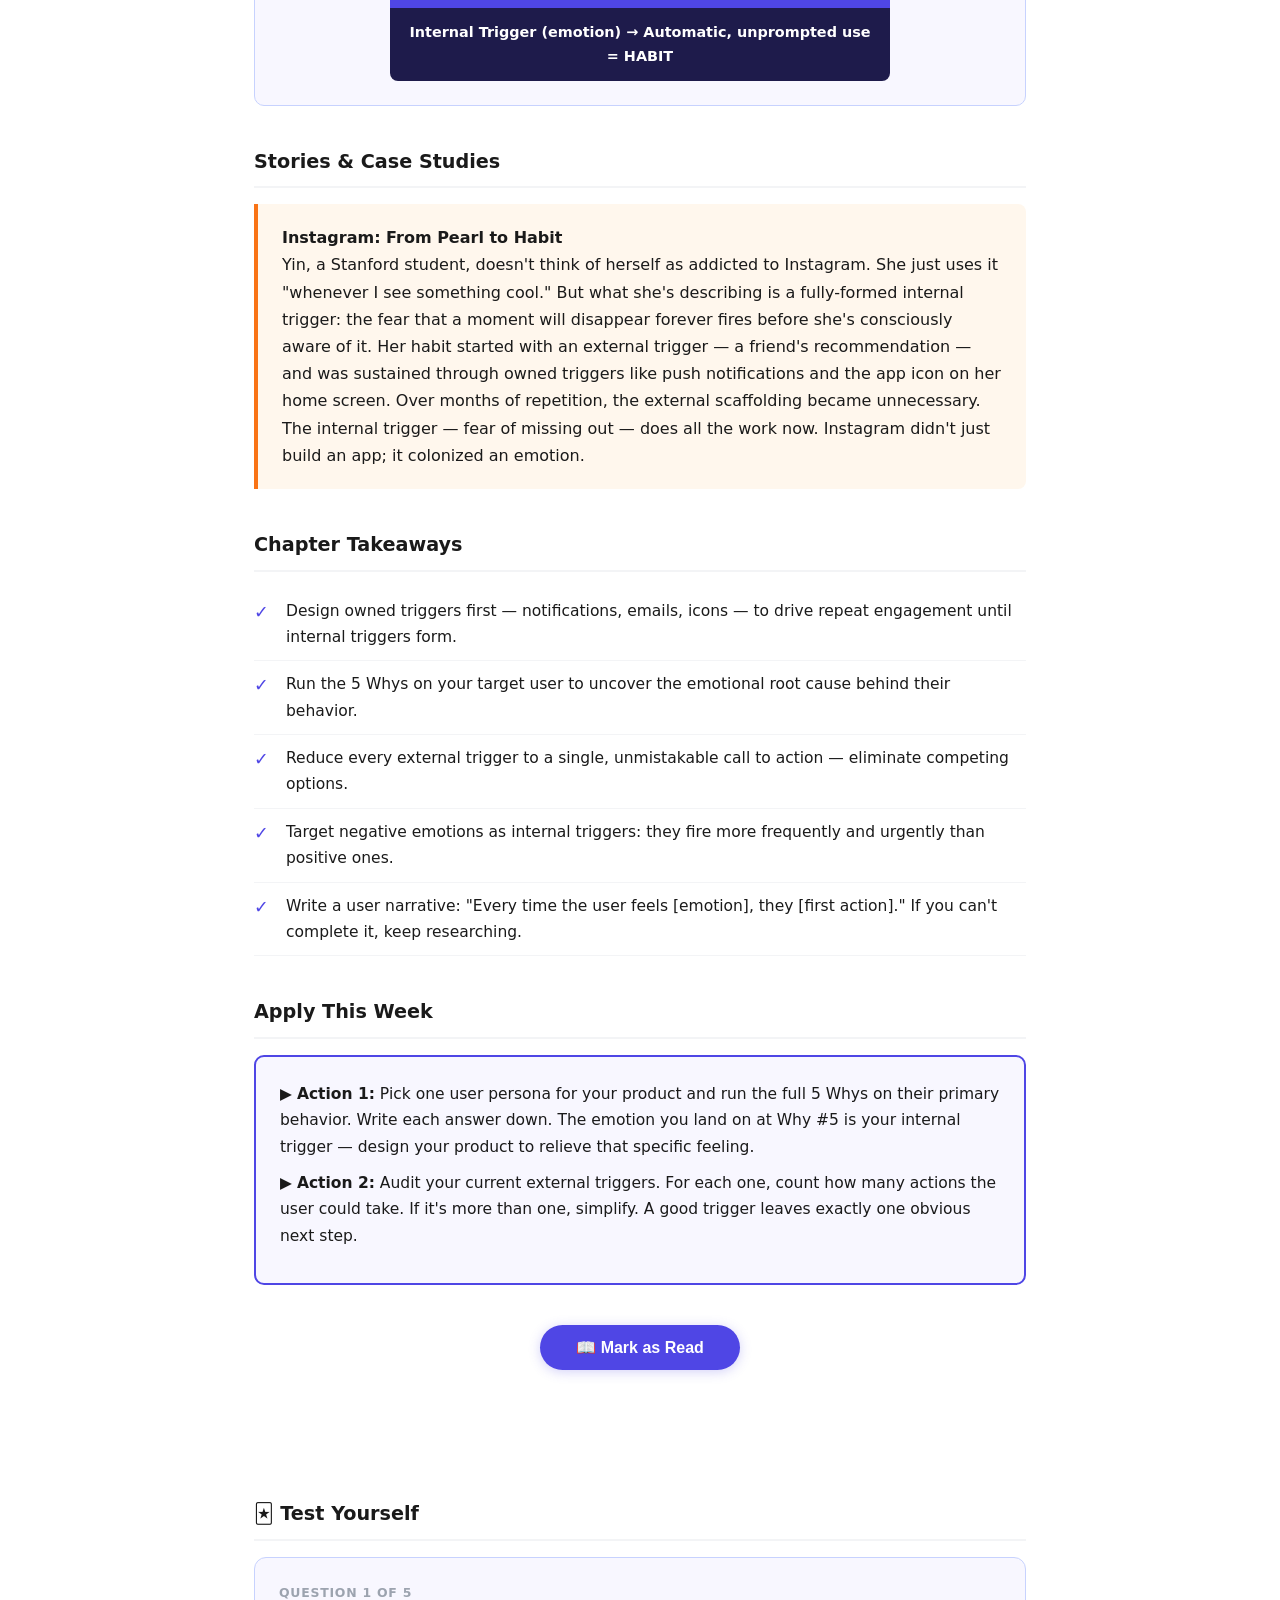
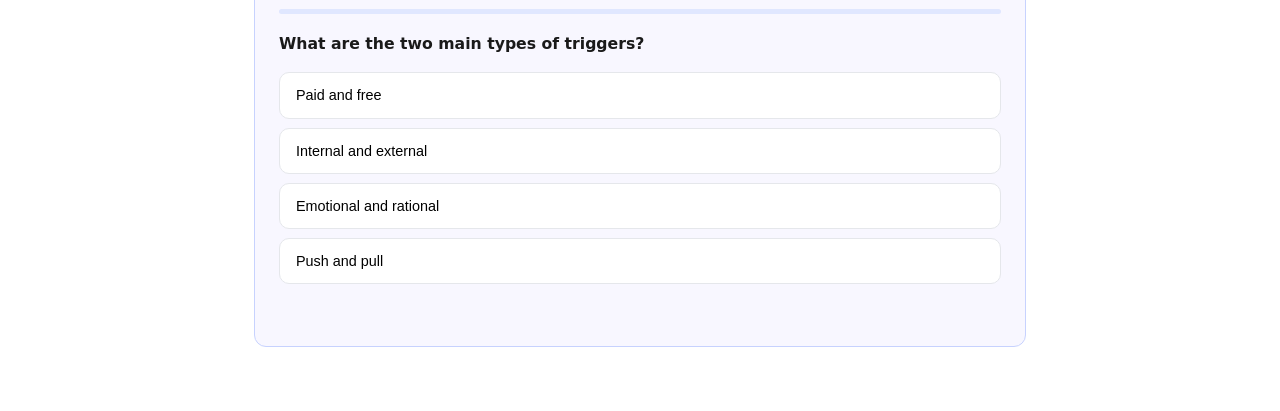
<file: outputs/hooked/ch02-trigger.html>
<!DOCTYPE html>
<html lang="en">
<head>
<meta charset="UTF-8">
<meta name="viewport" content="width=device-width, initial-scale=1.0">
<title>Hooked — Chapter 2: Trigger</title>
<link rel="stylesheet" href="../../shared.css">
<style>
  /* Chapter 2 — diagram-specific styles */
  .trigger-grid { display: grid; grid-template-columns: 1fr 1fr; gap: 12px; }
  .trigger-cell { background: #fff; border: 1px solid #e0e7ff; border-radius: 8px; padding: 16px; }
  .trigger-cell h4 { color: #4f46e5; font-size: 0.95rem; margin-bottom: 6px; }
  .trigger-cell p { font-size: 0.88rem; color: #374151; }
  .funnel { display: flex; flex-direction: column; gap: 0; align-items: center; margin-top: 8px; }
  .funnel-step { width: 100%; max-width: 500px; text-align: center; padding: 12px; font-size: 0.9rem; font-weight: 600; color: #fff; }
  .five-whys { border-collapse: collapse; width: 100%; font-size: 0.9rem; }
  .five-whys th { background: #4f46e5; color: #fff; padding: 10px 14px; text-align: left; }
  .five-whys td { padding: 10px 14px; border-bottom: 1px solid #e5e7eb; }
  .five-whys tr:nth-child(even) td { background: #f8f7ff; }
  .five-whys tr:last-child td { background: #fef9c3; font-weight: 700; }
</style>
</head>
<body>

<nav class="nav">
  <strong>Hooked</strong>
  <span>|</span>
  <span>Chapter 2 of 4</span>
  <span>|</span>
  <span class="badge badge-concept">Concept-Heavy</span>
</nav>

<div class="wrap">

  <div class="book-label">Hooked — Nir Eyal</div>
  <h1>Chapter 2: Trigger</h1>
  <div class="meta">
    <span class="badge badge-concept">Concept-Heavy</span>
    <span class="reading-time">⏱ ~10 min read</span>
  </div>

  <h2>The Big Idea</h2>
  <div class="big-idea">
    Every habit begins with a trigger — a cue that initiates behavior. Triggers come in two forms: external (cues in the environment) and internal (cues encoded in memory and emotion). The ultimate goal of any habit-forming product is to move users from needing external triggers to responding to internal ones, so that the product becomes the automatic go-to whenever a specific feeling arises.
  </div>

  <h2>Key Concepts</h2>

  <div class="concept-card">
    <div class="concept-name">External Triggers</div>
    <p>External triggers are sensory cues in the user's environment that tell them what to do next. They carry embedded information — a button, a notification, a link — that points to a single clear action. The best external triggers reduce choice and friction to near zero.</p>
    <div class="analogy">Think of it like: a road sign. It doesn't explain why you should turn — it just tells you to turn now.</div>
    <div class="example">In practice: Mint.com's account-alert email reduces the entire page to one action: a large orange "Log In to Mint" button. Every other option is removed. One trigger, one action.</div>
    <div class="memory-hook">💡 More choices = more hesitation. A trigger that points to one action is more powerful than a trigger pointing to five.</div>
  </div>

  <div class="concept-card">
    <div class="concept-name">The 4 Types of External Triggers</div>
    <p>Not all external triggers are equal. They sit on a spectrum from expensive-but-controllable to free-but-unpredictable:</p>
    <div style="margin-top:12px;">
      <div class="trigger-grid">
        <div class="trigger-cell">
          <h4>1. Paid Triggers</h4>
          <p>Ads, SEM. Effective but costly. Unsustainable as a sole re-engagement strategy.</p>
        </div>
        <div class="trigger-cell">
          <h4>2. Earned Triggers</h4>
          <p>PR, viral videos, App Store features. Free but short-lived and unpredictable.</p>
        </div>
        <div class="trigger-cell">
          <h4>3. Relationship Triggers</h4>
          <p>Word-of-mouth, referrals, social sharing. Highly effective — can create viral hypergrowth.</p>
        </div>
        <div class="trigger-cell">
          <h4>4. Owned Triggers</h4>
          <p>Push notifications, app icons, email lists. User-consented. The engine of repeat engagement until internal triggers form.</p>
        </div>
      </div>
    </div>
    <div class="memory-hook">💡 Paid and earned get users in the door. Owned triggers keep them coming back. Internal triggers make them stay forever.</div>
  </div>

  <div class="concept-card">
    <div class="concept-name">Internal Triggers</div>
    <p>Internal triggers are emotions — usually negative ones — stored in memory that prompt automatic behavior. When a product becomes tightly associated with relieving a specific feeling (boredom, loneliness, anxiety, FOMO), users reach for it without any external prompt. This is the brass ring of habit design.</p>
    <div class="analogy">Think of it like: scratching an itch. You don't decide to scratch — the discomfort fires the action before conscious thought kicks in.</div>
    <div class="example">In practice: Yin opens Instagram every time she fears a moment will be lost forever. She doesn't wait for a notification. The internal trigger — fear of loss — fires automatically.</div>
    <div class="memory-hook">💡 The most powerful internal triggers are negative emotions: boredom → Twitter, loneliness → Facebook, uncertainty → Google. Build your product as the relief.</div>
  </div>

  <div class="concept-card">
    <div class="concept-name">The 5 Whys Method (Finding the Real Trigger)</div>
    <p>Users can't tell you their internal triggers because they don't consciously know them. The 5 Whys technique — borrowed from Toyota's manufacturing process — drills past declared preferences down to the emotional root cause. Ask "why?" five times about a user behavior. By the fifth answer, you'll have an emotion.</p>
    <div class="example">In practice: See the Email example table below — starting from "send messages" and ending at "fear of being out of the loop." That fear is the internal trigger to design for.</div>
    <div class="memory-hook">💡 People don't use products — they use products to feel something. Keep asking "why" until you hit a feeling.</div>
  </div>

  <h2>Visual Breakdown</h2>
  <div class="diagram-box">
    <div class="diagram-title">The 5 Whys — Email Case Study</div>
    <table class="five-whys">
      <thead>
        <tr><th>Why #</th><th>Question</th><th>Answer</th></tr>
      </thead>
      <tbody>
        <tr><td>1</td><td>Why would Julie use email?</td><td>To send and receive messages</td></tr>
        <tr><td>2</td><td>Why send/receive messages?</td><td>To share and receive information quickly</td></tr>
        <tr><td>3</td><td>Why does she need that?</td><td>To know what's going on with colleagues and friends</td></tr>
        <tr><td>4</td><td>Why does she need to know that?</td><td>To know if someone needs her</td></tr>
        <tr><td>5</td><td>Why does that matter?</td><td>💡 <strong>She fears being out of the loop</strong></td></tr>
      </tbody>
    </table>
  </div>

  <div class="diagram-box">
    <div class="diagram-title">Concept Diagram: External → Internal Trigger Journey</div>
    <div class="funnel">
      <div class="funnel-step" style="background:#6366f1; border-radius:8px 8px 0 0;">Paid / Earned Trigger → First awareness of product</div>
      <div class="funnel-step" style="background:#7c3aed;">Relationship Trigger → First installation / signup</div>
      <div class="funnel-step" style="background:#4f46e5;">Owned Trigger (notifications, icons) → Repeat visits</div>
      <div class="funnel-step" style="background:#1e1b4b; border-radius:0 0 8px 8px;">Internal Trigger (emotion) → Automatic, unprompted use = HABIT</div>
    </div>
  </div>

  <h2>Stories & Case Studies</h2>
  <div class="story-card">
    <strong>Instagram: From Pearl to Habit</strong>
    <p>Yin, a Stanford student, doesn't think of herself as addicted to Instagram. She just uses it "whenever I see something cool." But what she's describing is a fully-formed internal trigger: the fear that a moment will disappear forever fires before she's consciously aware of it. Her habit started with an external trigger — a friend's recommendation — and was sustained through owned triggers like push notifications and the app icon on her home screen. Over months of repetition, the external scaffolding became unnecessary. The internal trigger — fear of missing out — does all the work now. Instagram didn't just build an app; it colonized an emotion.</p>
  </div>

  <h2>Chapter Takeaways</h2>
  <ul class="takeaways">
    <li>Design owned triggers first — notifications, emails, icons — to drive repeat engagement until internal triggers form.</li>
    <li>Run the 5 Whys on your target user to uncover the emotional root cause behind their behavior.</li>
    <li>Reduce every external trigger to a single, unmistakable call to action — eliminate competing options.</li>
    <li>Target negative emotions as internal triggers: they fire more frequently and urgently than positive ones.</li>
    <li>Write a user narrative: "Every time the user feels [emotion], they [first action]." If you can't complete it, keep researching.</li>
  </ul>

  <h2>Apply This Week</h2>
  <div class="action-box">
    <p>▶ <strong>Action 1:</strong> Pick one user persona for your product and run the full 5 Whys on their primary behavior. Write each answer down. The emotion you land on at Why #5 is your internal trigger — design your product to relieve that specific feeling.</p>
    <p>▶ <strong>Action 2:</strong> Audit your current external triggers. For each one, count how many actions the user could take. If it's more than one, simplify. A good trigger leaves exactly one obvious next step.</p>
  </div>

</div>

<!-- QUIZ -->
<div style="max-width:820px;margin:0 auto;padding:0 24px 64px;">
  <h2 style="font-size:1.2rem;font-weight:700;color:#1a1a1a;margin:40px 0 16px;padding-bottom:8px;border-bottom:2px solid #f3f4f6;">🃏 Test Yourself</h2>
  <div class="quiz-section" style="background:#f8f7ff;border:1px solid #c7d2fe;border-radius:12px;padding:24px;">
    <script type="application/json" id="quiz-data">
[
  {"q":"What are the two main types of triggers?","options":["Paid and free","Internal and external","Emotional and rational","Push and pull"],"answer":1},
  {"q":"Which type of trigger is the ultimate goal for habit-forming products?","options":["Paid triggers","Earned triggers","Internal triggers","Relationship triggers"],"answer":2},
  {"q":"What do the 5 Whys help you discover about your user?","options":["The best marketing channel","The emotional root cause behind a behavior","The number of steps in your flow","The right price point"],"answer":1},
  {"q":"What internal trigger drove Instagram user Yin to open the app constantly?","options":["Boredom","Loneliness","Fear of losing a special moment forever","Desire for likes"],"answer":2},
  {"q":"Which external trigger type is best for driving repeat engagement once someone is signed up?","options":["Paid triggers (ads)","Earned triggers (PR)","Owned triggers (notifications, icons)","Relationship triggers"],"answer":2}
]
    </script>
    <div id="quiz-container"></div>
  </div>
</div>

<script src="../../shared.js"></script>
</body>
</html>
</file>
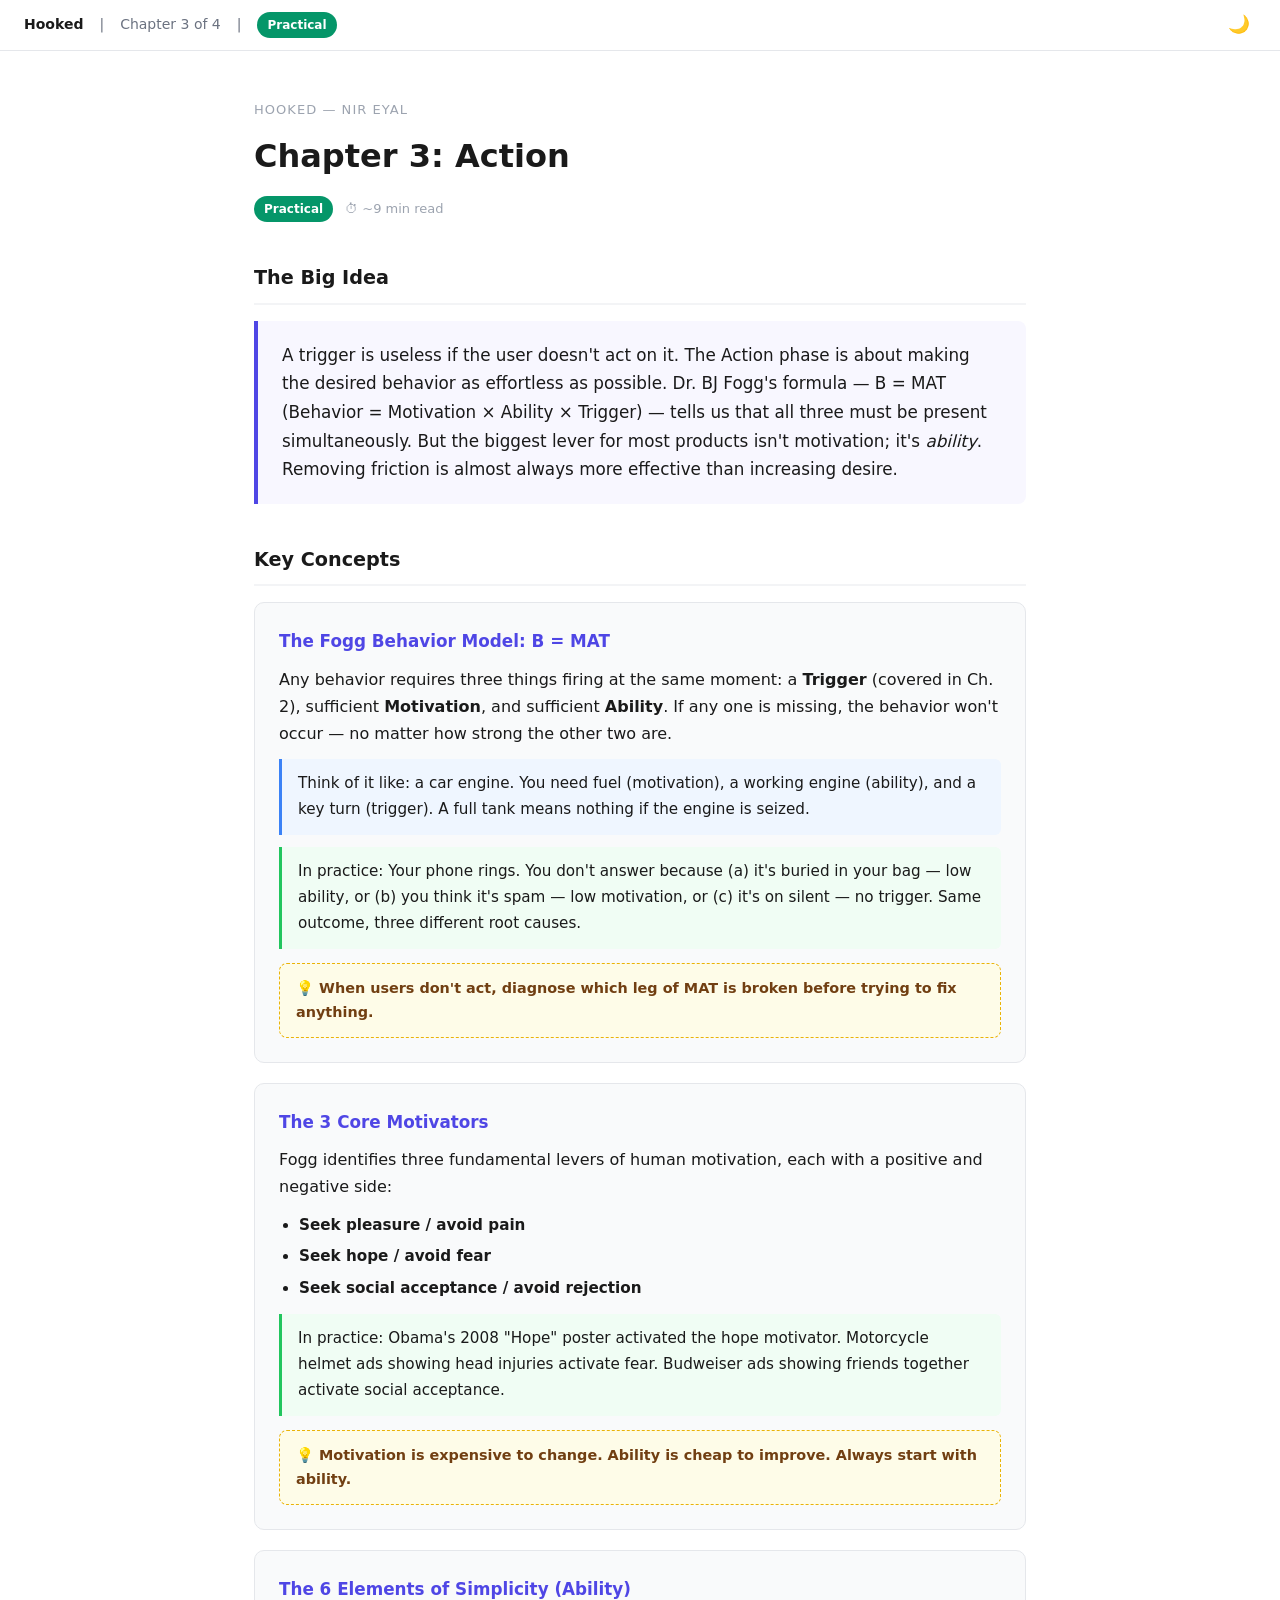
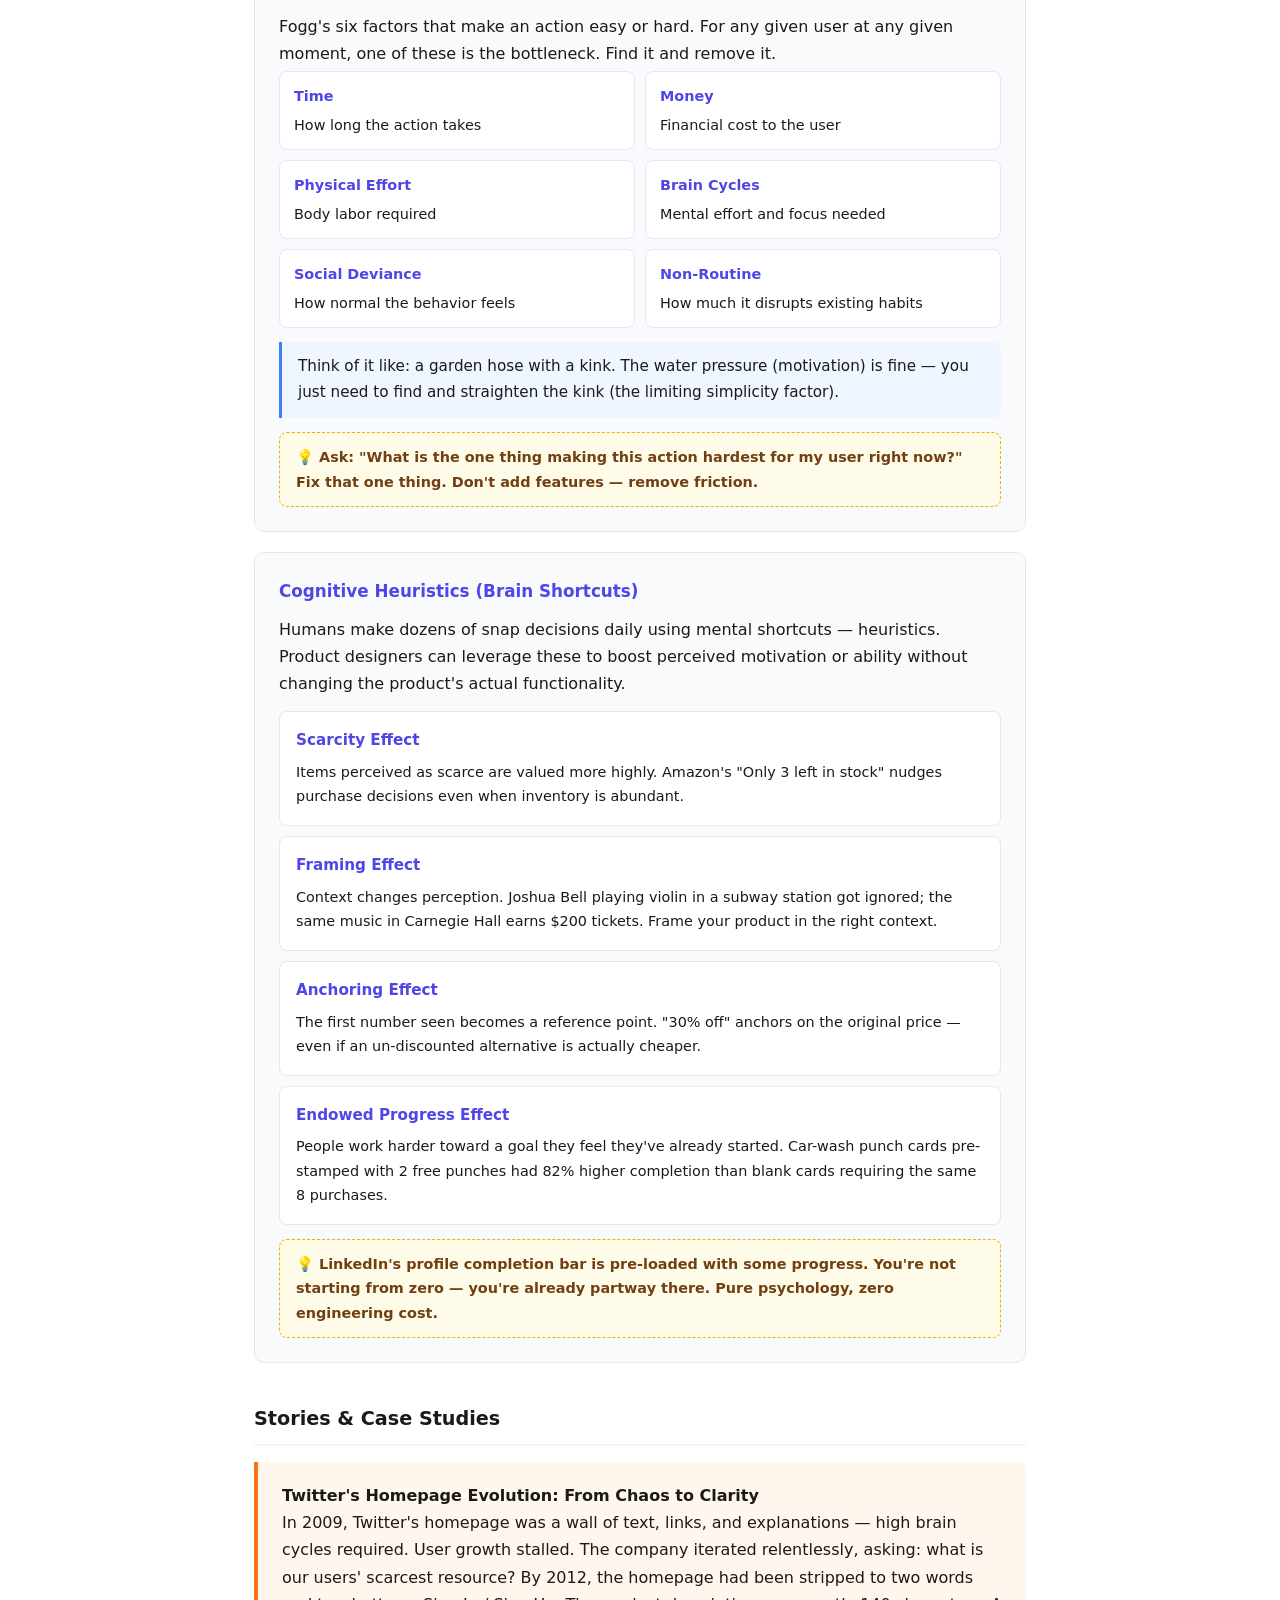
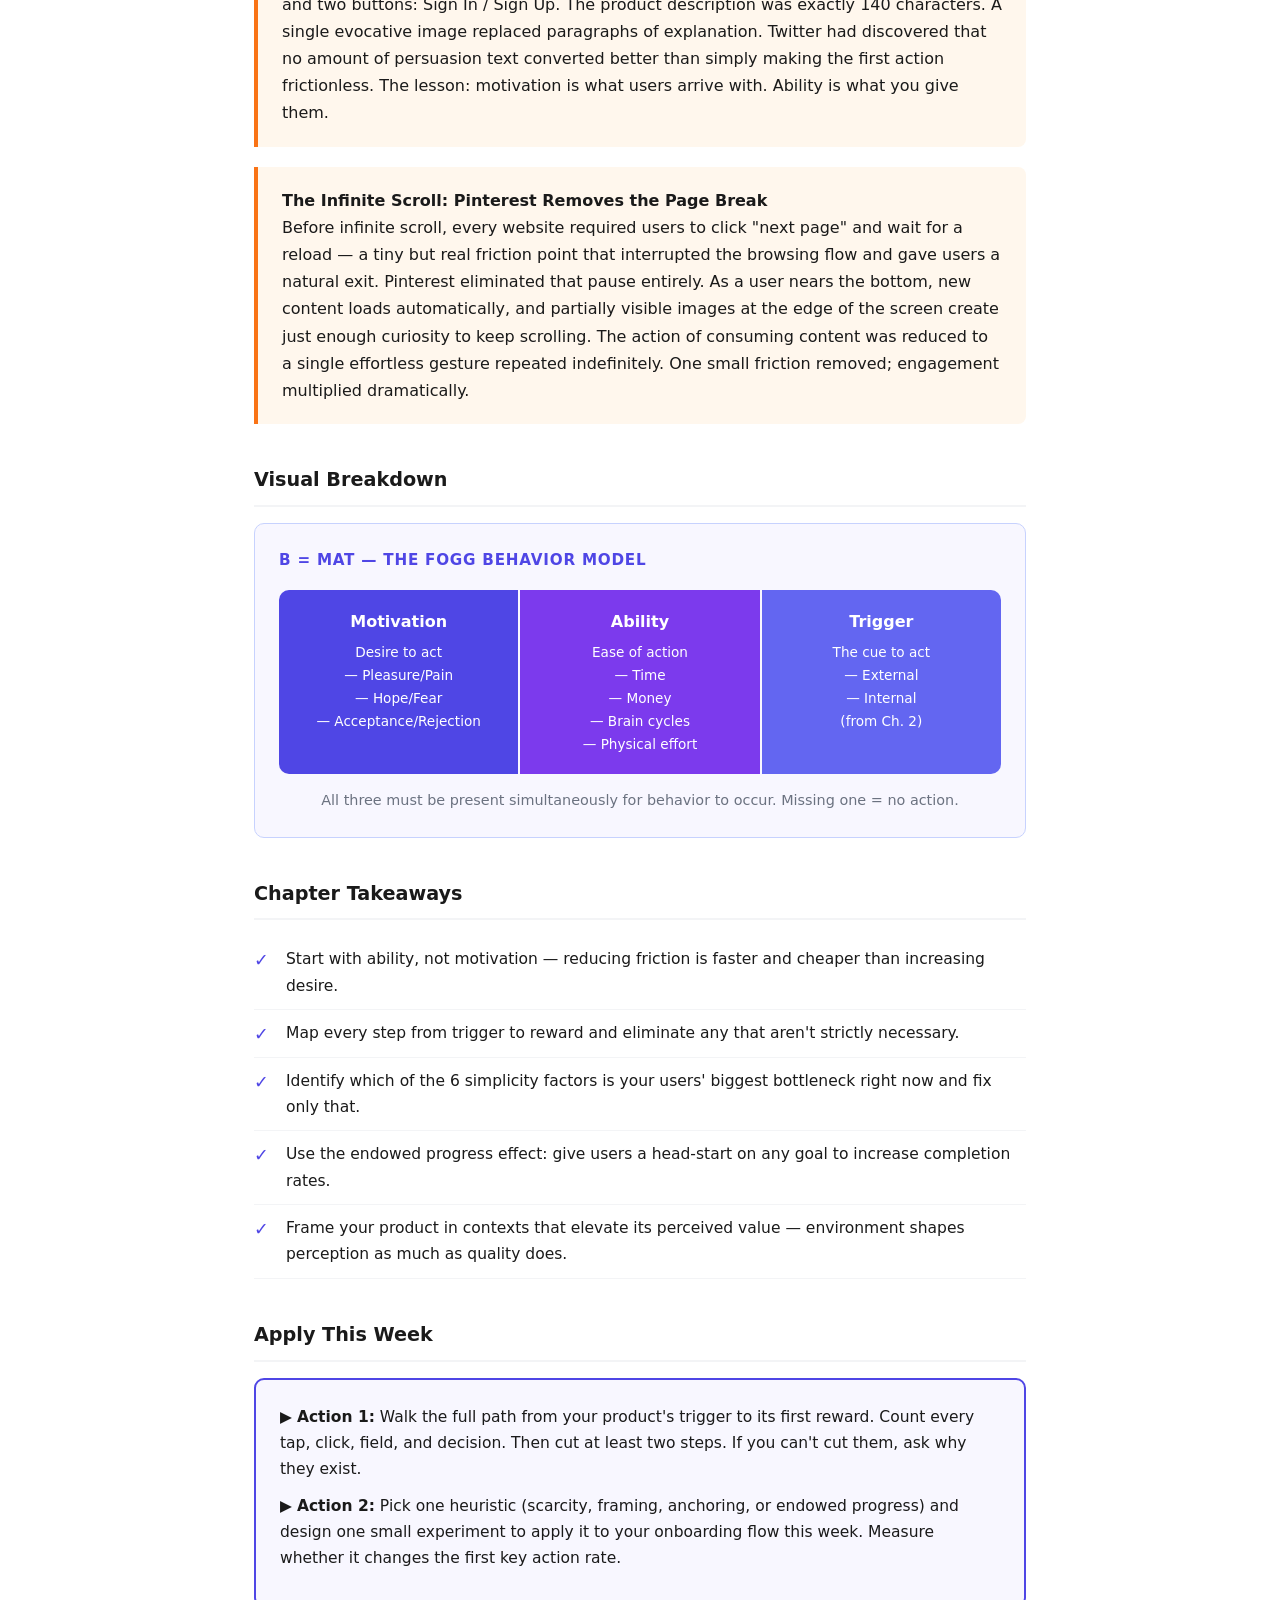
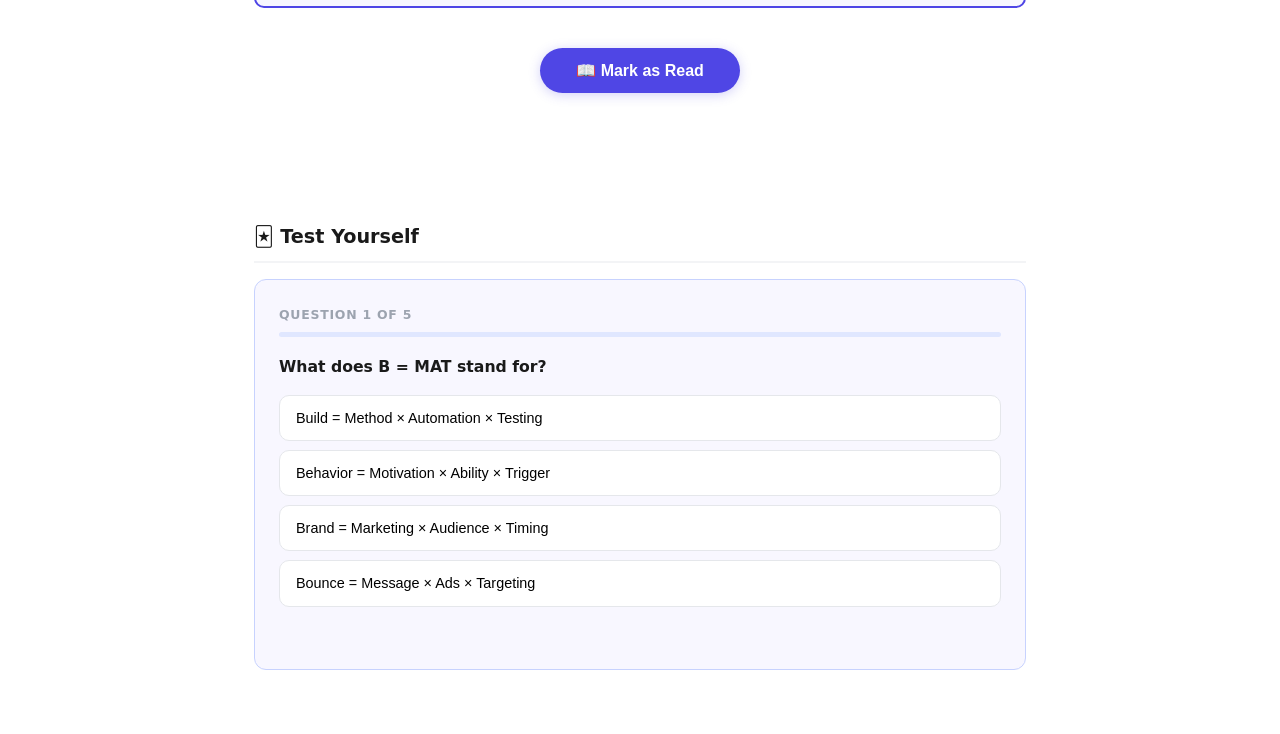
<file: outputs/hooked/ch03-action.html>
<!DOCTYPE html>
<html lang="en">
<head>
<meta charset="UTF-8">
<meta name="viewport" content="width=device-width, initial-scale=1.0">
<title>Hooked — Chapter 3: Action</title>
<link rel="stylesheet" href="../../shared.css">
<style>
  /* Chapter 3 — diagram-specific styles */
  .mat-grid { display: grid; grid-template-columns: 1fr 1fr 1fr; gap: 2px; border-radius: 10px; overflow: hidden; }
  .mat-cell { padding: 18px; text-align: center; font-size: 0.9rem; }
  .mat-cell h4 { font-size: 1rem; margin-bottom: 6px; }
  .simplicity-list { display: grid; grid-template-columns: 1fr 1fr; gap: 10px; margin-top: 4px; }
  .simplicity-item { background: #fff; border: 1px solid #e0e7ff; border-radius: 8px; padding: 12px 14px; font-size: 0.9rem; }
  .simplicity-item strong { display: block; color: #4f46e5; margin-bottom: 4px; }
  .heuristic-card { background: #fff; border: 1px solid #e5e7eb; border-radius: 8px; padding: 16px; margin-bottom: 10px; }
  .heuristic-card h4 { color: #4f46e5; margin-bottom: 6px; font-size: 0.95rem; }
</style>
</head>
<body>

<nav class="nav">
  <strong>Hooked</strong>
  <span>|</span>
  <span>Chapter 3 of 4</span>
  <span>|</span>
  <span class="badge badge-practical">Practical</span>
</nav>

<div class="wrap">

  <div class="book-label">Hooked — Nir Eyal</div>
  <h1>Chapter 3: Action</h1>
  <div class="meta">
    <span class="badge badge-practical">Practical</span>
    <span class="reading-time">⏱ ~9 min read</span>
  </div>

  <h2>The Big Idea</h2>
  <div class="big-idea">
    A trigger is useless if the user doesn't act on it. The Action phase is about making the desired behavior as effortless as possible. Dr. BJ Fogg's formula — B = MAT (Behavior = Motivation × Ability × Trigger) — tells us that all three must be present simultaneously. But the biggest lever for most products isn't motivation; it's <em>ability</em>. Removing friction is almost always more effective than increasing desire.
  </div>

  <h2>Key Concepts</h2>

  <div class="concept-card">
    <div class="concept-name">The Fogg Behavior Model: B = MAT</div>
    <p>Any behavior requires three things firing at the same moment: a <strong>Trigger</strong> (covered in Ch. 2), sufficient <strong>Motivation</strong>, and sufficient <strong>Ability</strong>. If any one is missing, the behavior won't occur — no matter how strong the other two are.</p>
    <div class="analogy">Think of it like: a car engine. You need fuel (motivation), a working engine (ability), and a key turn (trigger). A full tank means nothing if the engine is seized.</div>
    <div class="example">In practice: Your phone rings. You don't answer because (a) it's buried in your bag — low ability, or (b) you think it's spam — low motivation, or (c) it's on silent — no trigger. Same outcome, three different root causes.</div>
    <div class="memory-hook">💡 When users don't act, diagnose which leg of MAT is broken before trying to fix anything.</div>
  </div>

  <div class="concept-card">
    <div class="concept-name">The 3 Core Motivators</div>
    <p>Fogg identifies three fundamental levers of human motivation, each with a positive and negative side:</p>
    <ul style="margin: 12px 0 0 20px; font-size:0.95rem;">
      <li style="margin-bottom:6px;"><strong>Seek pleasure / avoid pain</strong></li>
      <li style="margin-bottom:6px;"><strong>Seek hope / avoid fear</strong></li>
      <li><strong>Seek social acceptance / avoid rejection</strong></li>
    </ul>
    <div class="example">In practice: Obama's 2008 "Hope" poster activated the hope motivator. Motorcycle helmet ads showing head injuries activate fear. Budweiser ads showing friends together activate social acceptance.</div>
    <div class="memory-hook">💡 Motivation is expensive to change. Ability is cheap to improve. Always start with ability.</div>
  </div>

  <div class="concept-card">
    <div class="concept-name">The 6 Elements of Simplicity (Ability)</div>
    <p>Fogg's six factors that make an action easy or hard. For any given user at any given moment, one of these is the bottleneck. Find it and remove it.</p>
    <div class="simplicity-list">
      <div class="simplicity-item"><strong>Time</strong>How long the action takes</div>
      <div class="simplicity-item"><strong>Money</strong>Financial cost to the user</div>
      <div class="simplicity-item"><strong>Physical Effort</strong>Body labor required</div>
      <div class="simplicity-item"><strong>Brain Cycles</strong>Mental effort and focus needed</div>
      <div class="simplicity-item"><strong>Social Deviance</strong>How normal the behavior feels</div>
      <div class="simplicity-item"><strong>Non-Routine</strong>How much it disrupts existing habits</div>
    </div>
    <div class="analogy" style="margin-top:14px;">Think of it like: a garden hose with a kink. The water pressure (motivation) is fine — you just need to find and straighten the kink (the limiting simplicity factor).</div>
    <div class="memory-hook">💡 Ask: "What is the one thing making this action hardest for my user right now?" Fix that one thing. Don't add features — remove friction.</div>
  </div>

  <div class="concept-card">
    <div class="concept-name">Cognitive Heuristics (Brain Shortcuts)</div>
    <p>Humans make dozens of snap decisions daily using mental shortcuts — heuristics. Product designers can leverage these to boost perceived motivation or ability without changing the product's actual functionality.</p>
    <div style="margin-top: 14px;">
      <div class="heuristic-card">
        <h4>Scarcity Effect</h4>
        <p style="font-size:0.9rem;">Items perceived as scarce are valued more highly. Amazon's "Only 3 left in stock" nudges purchase decisions even when inventory is abundant.</p>
      </div>
      <div class="heuristic-card">
        <h4>Framing Effect</h4>
        <p style="font-size:0.9rem;">Context changes perception. Joshua Bell playing violin in a subway station got ignored; the same music in Carnegie Hall earns $200 tickets. Frame your product in the right context.</p>
      </div>
      <div class="heuristic-card">
        <h4>Anchoring Effect</h4>
        <p style="font-size:0.9rem;">The first number seen becomes a reference point. "30% off" anchors on the original price — even if an un-discounted alternative is actually cheaper.</p>
      </div>
      <div class="heuristic-card">
        <h4>Endowed Progress Effect</h4>
        <p style="font-size:0.9rem;">People work harder toward a goal they feel they've already started. Car-wash punch cards pre-stamped with 2 free punches had 82% higher completion than blank cards requiring the same 8 purchases.</p>
      </div>
    </div>
    <div class="memory-hook">💡 LinkedIn's profile completion bar is pre-loaded with some progress. You're not starting from zero — you're already partway there. Pure psychology, zero engineering cost.</div>
  </div>

  <h2>Stories & Case Studies</h2>

  <div class="story-card">
    <strong>Twitter's Homepage Evolution: From Chaos to Clarity</strong>
    <p>In 2009, Twitter's homepage was a wall of text, links, and explanations — high brain cycles required. User growth stalled. The company iterated relentlessly, asking: what is our users' scarcest resource? By 2012, the homepage had been stripped to two words and two buttons: Sign In / Sign Up. The product description was exactly 140 characters. A single evocative image replaced paragraphs of explanation. Twitter had discovered that no amount of persuasion text converted better than simply making the first action frictionless. The lesson: motivation is what users arrive with. Ability is what you give them.</p>
  </div>

  <div class="story-card">
    <strong>The Infinite Scroll: Pinterest Removes the Page Break</strong>
    <p>Before infinite scroll, every website required users to click "next page" and wait for a reload — a tiny but real friction point that interrupted the browsing flow and gave users a natural exit. Pinterest eliminated that pause entirely. As a user nears the bottom, new content loads automatically, and partially visible images at the edge of the screen create just enough curiosity to keep scrolling. The action of consuming content was reduced to a single effortless gesture repeated indefinitely. One small friction removed; engagement multiplied dramatically.</p>
  </div>

  <h2>Visual Breakdown</h2>
  <div class="diagram-box">
    <div class="diagram-title">B = MAT — The Fogg Behavior Model</div>
    <div class="mat-grid">
      <div class="mat-cell" style="background:#4f46e5; color:#fff;">
        <h4>Motivation</h4>
        <p style="font-size:0.85rem;">Desire to act<br>— Pleasure/Pain<br>— Hope/Fear<br>— Acceptance/Rejection</p>
      </div>
      <div class="mat-cell" style="background:#7c3aed; color:#fff;">
        <h4>Ability</h4>
        <p style="font-size:0.85rem;">Ease of action<br>— Time<br>— Money<br>— Brain cycles<br>— Physical effort</p>
      </div>
      <div class="mat-cell" style="background:#6366f1; color:#fff;">
        <h4>Trigger</h4>
        <p style="font-size:0.85rem;">The cue to act<br>— External<br>— Internal<br>(from Ch. 2)</p>
      </div>
    </div>
    <p style="margin-top: 14px; font-size: 0.9rem; color: #6b7280; text-align:center;">All three must be present simultaneously for behavior to occur. Missing one = no action.</p>
  </div>

  <h2>Chapter Takeaways</h2>
  <ul class="takeaways">
    <li>Start with ability, not motivation — reducing friction is faster and cheaper than increasing desire.</li>
    <li>Map every step from trigger to reward and eliminate any that aren't strictly necessary.</li>
    <li>Identify which of the 6 simplicity factors is your users' biggest bottleneck right now and fix only that.</li>
    <li>Use the endowed progress effect: give users a head-start on any goal to increase completion rates.</li>
    <li>Frame your product in contexts that elevate its perceived value — environment shapes perception as much as quality does.</li>
  </ul>

  <h2>Apply This Week</h2>
  <div class="action-box">
    <p>▶ <strong>Action 1:</strong> Walk the full path from your product's trigger to its first reward. Count every tap, click, field, and decision. Then cut at least two steps. If you can't cut them, ask why they exist.</p>
    <p>▶ <strong>Action 2:</strong> Pick one heuristic (scarcity, framing, anchoring, or endowed progress) and design one small experiment to apply it to your onboarding flow this week. Measure whether it changes the first key action rate.</p>
  </div>

</div>

<!-- QUIZ -->
<div style="max-width:820px;margin:0 auto;padding:0 24px 64px;">
  <h2 style="font-size:1.2rem;font-weight:700;color:#1a1a1a;margin:40px 0 16px;padding-bottom:8px;border-bottom:2px solid #f3f4f6;">🃏 Test Yourself</h2>
  <div class="quiz-section" style="background:#f8f7ff;border:1px solid #c7d2fe;border-radius:12px;padding:24px;">
    <script type="application/json" id="quiz-data">
[
  {"q":"What does B = MAT stand for?","options":["Build = Method × Automation × Testing","Behavior = Motivation × Ability × Trigger","Brand = Marketing × Audience × Timing","Bounce = Message × Ads × Targeting"],"answer":1},
  {"q":"When optimizing for user action, what should you improve FIRST?","options":["Motivation — make users want it more","Ability — make the action easier to do","Trigger — send more notifications","Reward — make the payoff bigger"],"answer":1},
  {"q":"What is the Endowed Progress Effect?","options":["People value scarce things more","People work harder toward goals they feel they've already started","People copy behavior of those around them","People trust brands that show authority"],"answer":1},
  {"q":"Joshua Bell played violin in a DC subway and was ignored. Which heuristic explains this?","options":["Scarcity Effect","Anchoring Effect","Framing Effect — context shapes perceived value","Endowed Progress Effect"],"answer":2},
  {"q":"Twitter's 140-character limit was mocked at launch. What did it actually improve?","options":["Time and money cost","Physical effort","Brain cycles and non-routineness — it made posting effortless","Social deviance"],"answer":2}
]
    </script>
    <div id="quiz-container"></div>
  </div>
</div>

<script src="../../shared.js"></script>
</body>
</html>
</file>
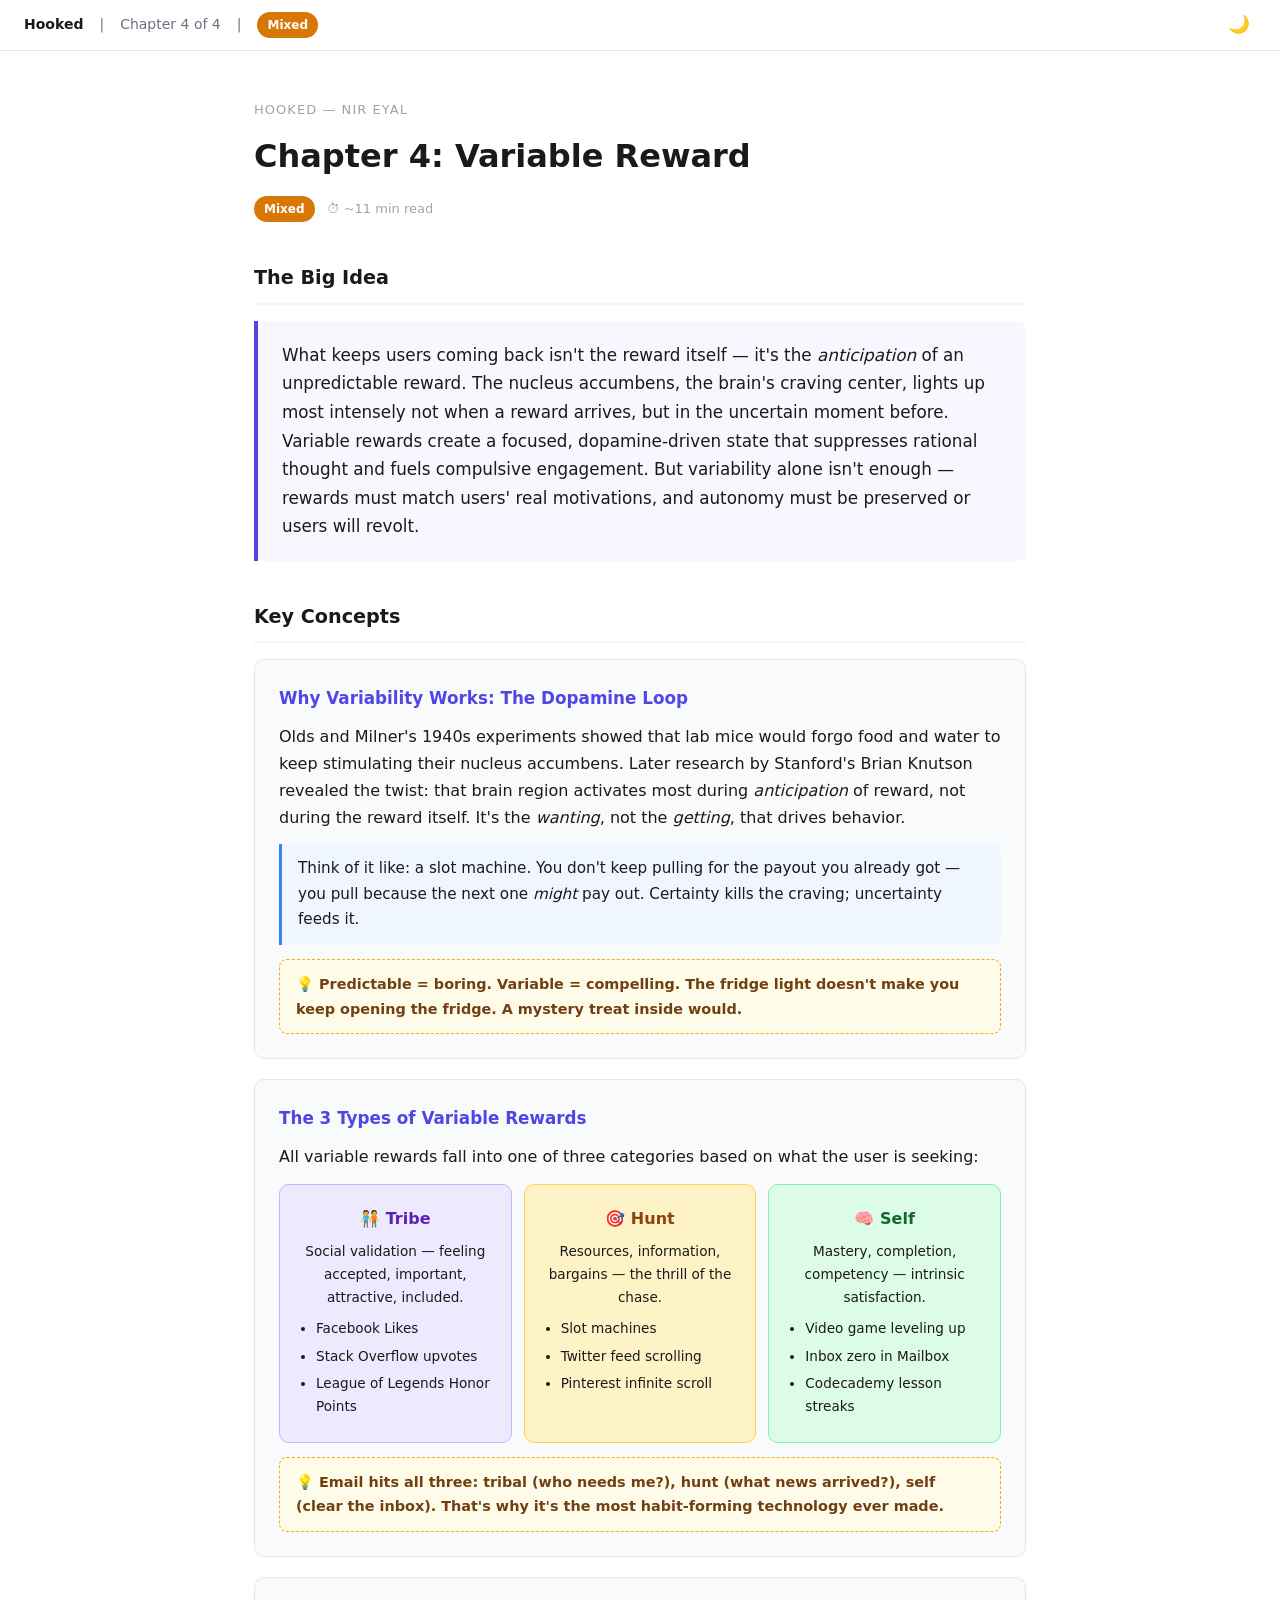
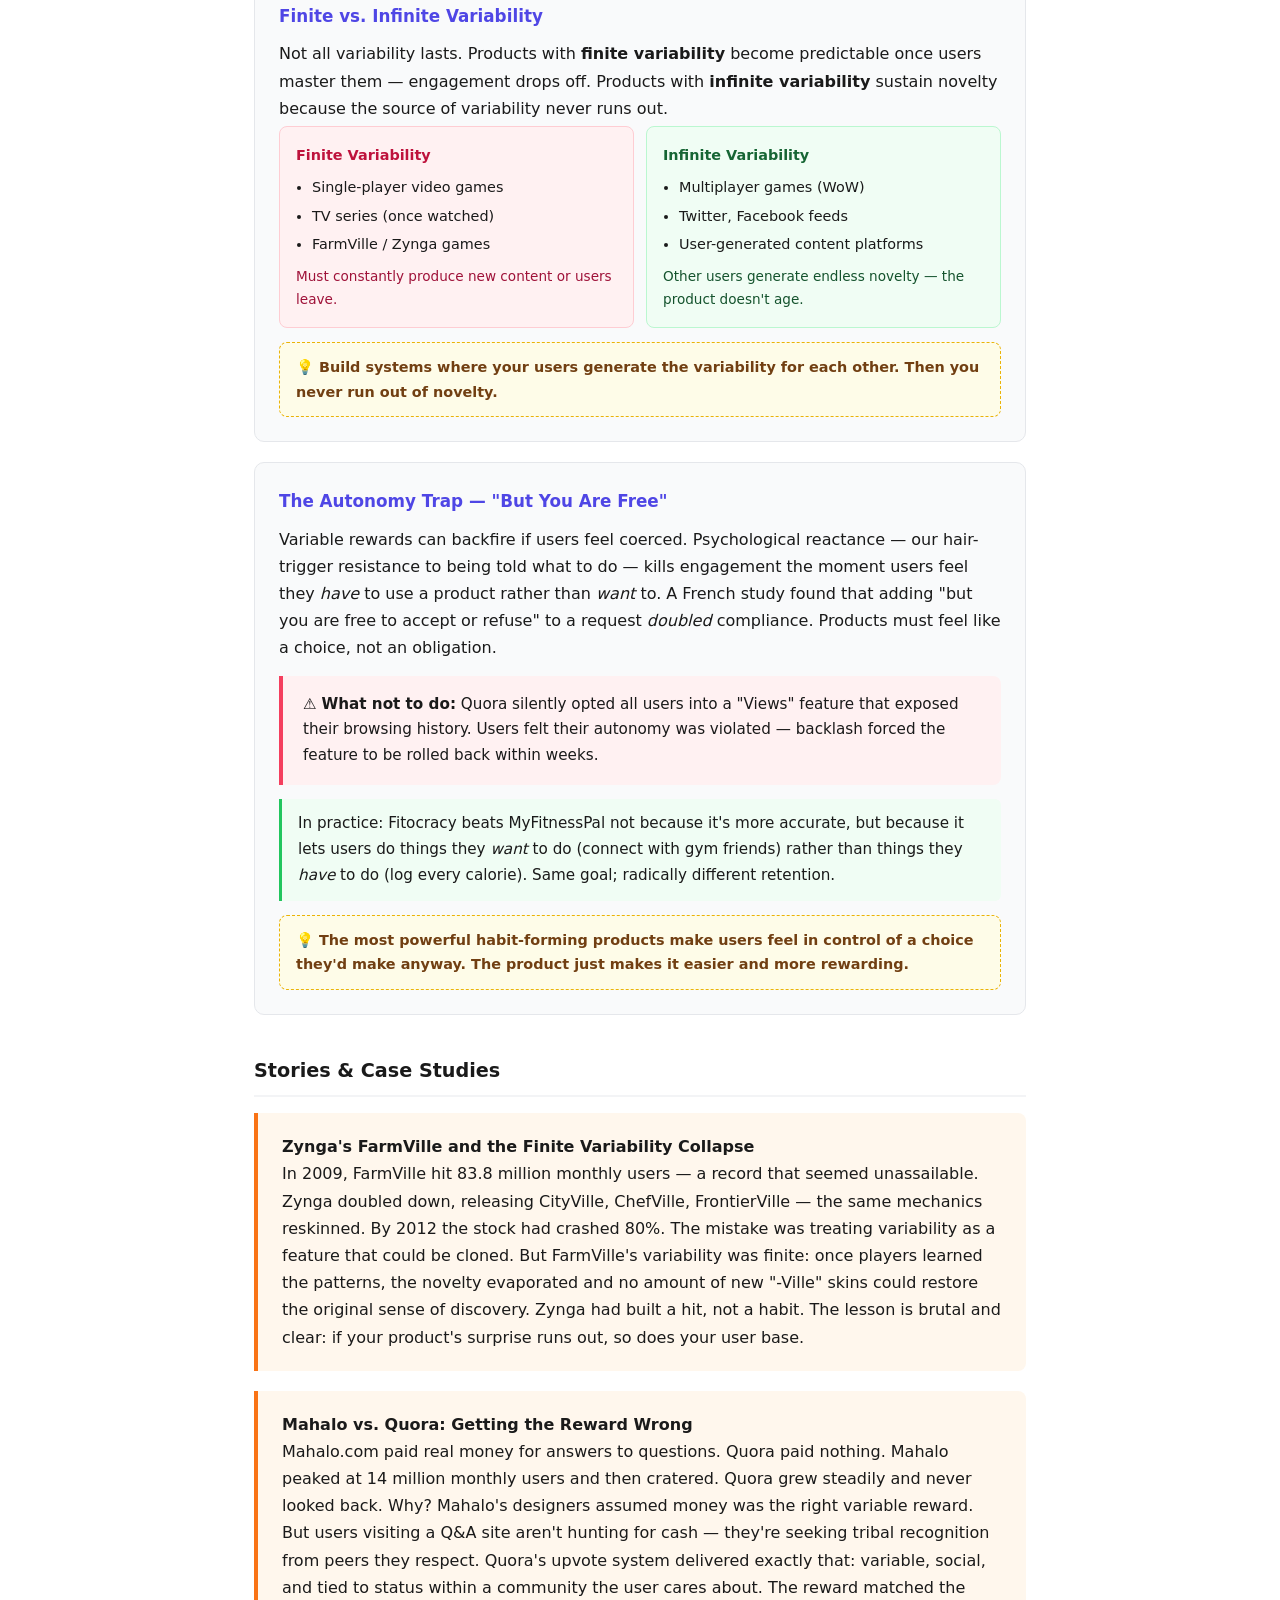
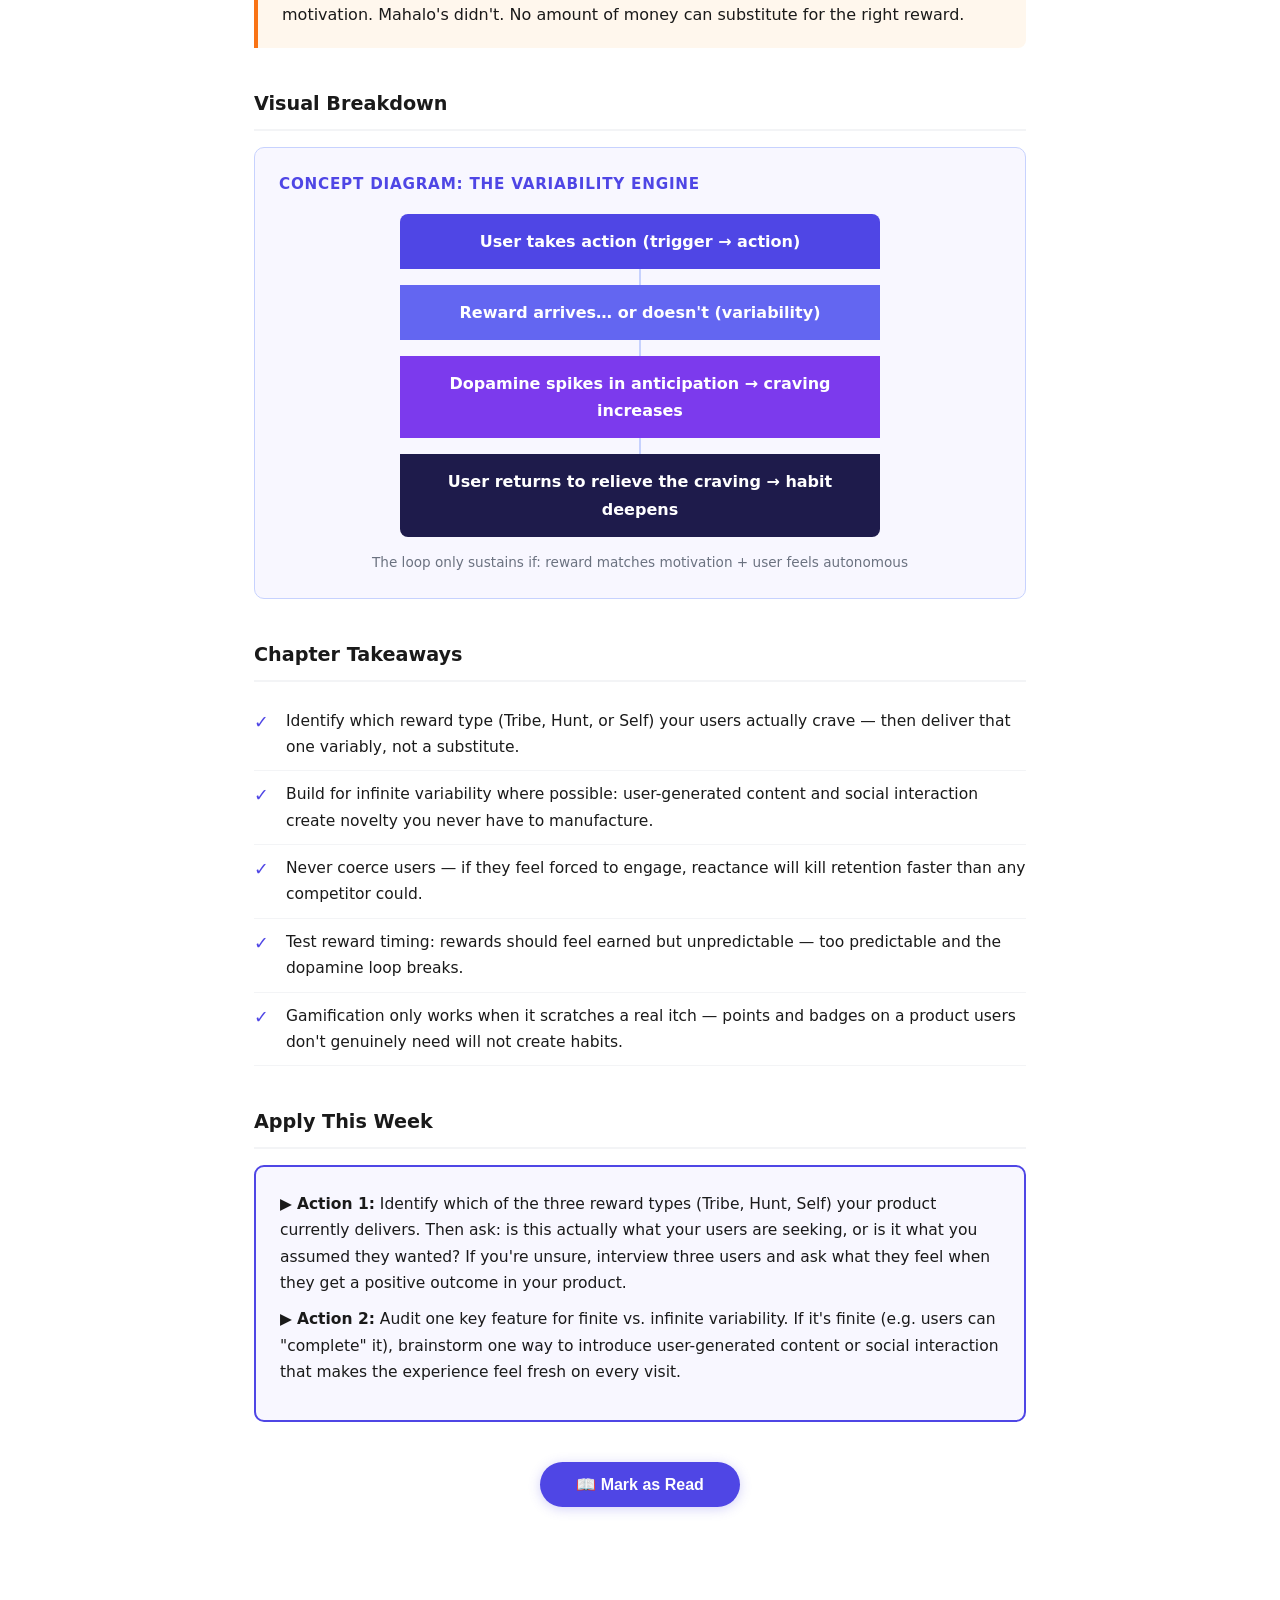
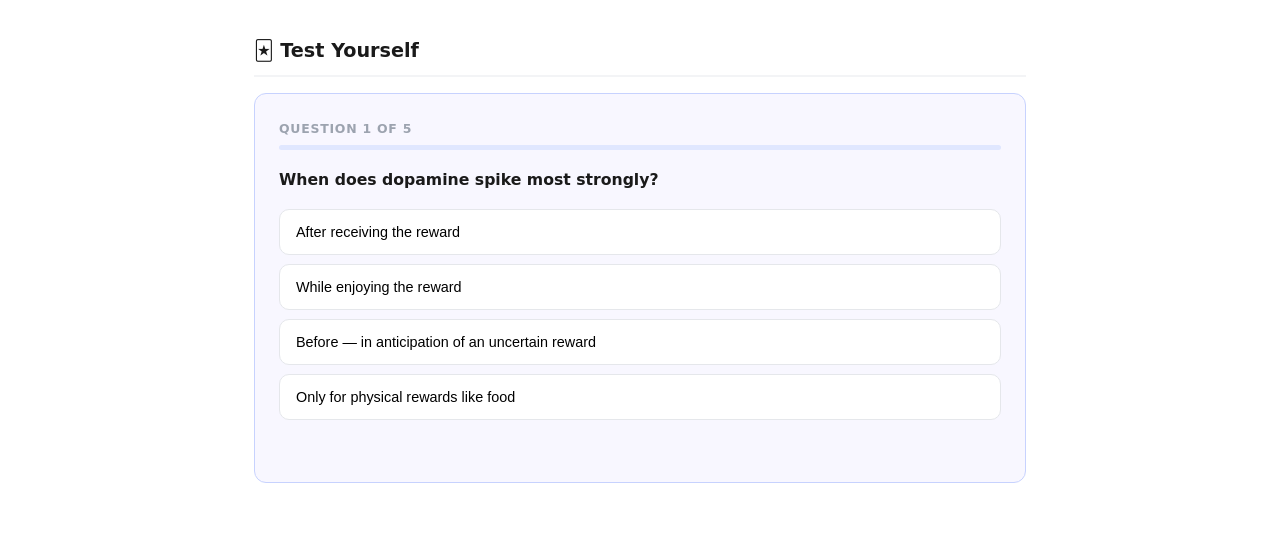
<file: outputs/hooked/ch04-variable-reward.html>
<!DOCTYPE html>
<html lang="en">
<head>
<meta charset="UTF-8">
<meta name="viewport" content="width=device-width, initial-scale=1.0">
<title>Hooked — Chapter 4: Variable Reward</title>
<link rel="stylesheet" href="../../shared.css">
<style>
  /* Chapter 4 — diagram-specific styles */
  .reward-grid { display: grid; grid-template-columns: 1fr 1fr 1fr; gap: 12px; }
  .reward-cell { border-radius: 10px; padding: 20px; text-align: center; }
  .reward-cell h4 { font-size: 1rem; font-weight: 700; margin-bottom: 8px; }
  .reward-cell p { font-size: 0.85rem; }
  .reward-cell ul { font-size: 0.85rem; text-align: left; padding-left: 16px; margin-top: 8px; }
  .reward-cell li { margin-bottom: 4px; }
  .finite-infinite { display: grid; grid-template-columns: 1fr 1fr; gap: 12px; margin-top: 4px; }
  .fi-cell { border-radius: 8px; padding: 16px; font-size: 0.9rem; }
  .fi-cell h4 { font-weight: 700; margin-bottom: 8px; }
  .fi-cell ul { padding-left: 16px; }
  .fi-cell li { margin-bottom: 4px; }
</style>
</head>
<body>

<nav class="nav">
  <strong>Hooked</strong>
  <span>|</span>
  <span>Chapter 4 of 4</span>
  <span>|</span>
  <span class="badge badge-mixed">Mixed</span>
</nav>

<div class="wrap">

  <div class="book-label">Hooked — Nir Eyal</div>
  <h1>Chapter 4: Variable Reward</h1>
  <div class="meta">
    <span class="badge badge-mixed">Mixed</span>
    <span class="reading-time">⏱ ~11 min read</span>
  </div>

  <h2>The Big Idea</h2>
  <div class="big-idea">
    What keeps users coming back isn't the reward itself — it's the <em>anticipation</em> of an unpredictable reward. The nucleus accumbens, the brain's craving center, lights up most intensely not when a reward arrives, but in the uncertain moment before. Variable rewards create a focused, dopamine-driven state that suppresses rational thought and fuels compulsive engagement. But variability alone isn't enough — rewards must match users' real motivations, and autonomy must be preserved or users will revolt.
  </div>

  <h2>Key Concepts</h2>

  <div class="concept-card">
    <div class="concept-name">Why Variability Works: The Dopamine Loop</div>
    <p>Olds and Milner's 1940s experiments showed that lab mice would forgo food and water to keep stimulating their nucleus accumbens. Later research by Stanford's Brian Knutson revealed the twist: that brain region activates most during <em>anticipation</em> of reward, not during the reward itself. It's the <em>wanting</em>, not the <em>getting</em>, that drives behavior.</p>
    <div class="analogy">Think of it like: a slot machine. You don't keep pulling for the payout you already got — you pull because the next one <em>might</em> pay out. Certainty kills the craving; uncertainty feeds it.</div>
    <div class="memory-hook">💡 Predictable = boring. Variable = compelling. The fridge light doesn't make you keep opening the fridge. A mystery treat inside would.</div>
  </div>

  <div class="concept-card">
    <div class="concept-name">The 3 Types of Variable Rewards</div>
    <p>All variable rewards fall into one of three categories based on what the user is seeking:</p>
    <div style="margin-top: 14px;">
      <div class="reward-grid">
        <div class="reward-cell" style="background:#ede9fe; border: 1px solid #c4b5fd;">
          <h4 style="color:#5b21b6;">🧑‍🤝‍🧑 Tribe</h4>
          <p>Social validation — feeling accepted, important, attractive, included.</p>
          <ul>
            <li>Facebook Likes</li>
            <li>Stack Overflow upvotes</li>
            <li>League of Legends Honor Points</li>
          </ul>
        </div>
        <div class="reward-cell" style="background:#fef3c7; border: 1px solid #fcd34d;">
          <h4 style="color:#92400e;">🎯 Hunt</h4>
          <p>Resources, information, bargains — the thrill of the chase.</p>
          <ul>
            <li>Slot machines</li>
            <li>Twitter feed scrolling</li>
            <li>Pinterest infinite scroll</li>
          </ul>
        </div>
        <div class="reward-cell" style="background:#dcfce7; border: 1px solid #86efac;">
          <h4 style="color:#166534;">🧠 Self</h4>
          <p>Mastery, completion, competency — intrinsic satisfaction.</p>
          <ul>
            <li>Video game leveling up</li>
            <li>Inbox zero in Mailbox</li>
            <li>Codecademy lesson streaks</li>
          </ul>
        </div>
      </div>
    </div>
    <div class="memory-hook" style="margin-top:14px;">💡 Email hits all three: tribal (who needs me?), hunt (what news arrived?), self (clear the inbox). That's why it's the most habit-forming technology ever made.</div>
  </div>

  <div class="concept-card">
    <div class="concept-name">Finite vs. Infinite Variability</div>
    <p>Not all variability lasts. Products with <strong>finite variability</strong> become predictable once users master them — engagement drops off. Products with <strong>infinite variability</strong> sustain novelty because the source of variability never runs out.</p>
    <div class="finite-infinite">
      <div class="fi-cell" style="background:#fff1f2; border: 1px solid #fecdd3;">
        <h4 style="color:#be123c;">Finite Variability</h4>
        <ul>
          <li>Single-player video games</li>
          <li>TV series (once watched)</li>
          <li>FarmVille / Zynga games</li>
        </ul>
        <p style="margin-top:8px; font-size:0.85rem; color:#9f1239;">Must constantly produce new content or users leave.</p>
      </div>
      <div class="fi-cell" style="background:#f0fdf4; border: 1px solid #bbf7d0;">
        <h4 style="color:#166534;">Infinite Variability</h4>
        <ul>
          <li>Multiplayer games (WoW)</li>
          <li>Twitter, Facebook feeds</li>
          <li>User-generated content platforms</li>
        </ul>
        <p style="margin-top:8px; font-size:0.85rem; color:#14532d;">Other users generate endless novelty — the product doesn't age.</p>
      </div>
    </div>
    <div class="memory-hook">💡 Build systems where your users generate the variability for each other. Then you never run out of novelty.</div>
  </div>

  <div class="concept-card">
    <div class="concept-name">The Autonomy Trap — "But You Are Free"</div>
    <p>Variable rewards can backfire if users feel coerced. Psychological reactance — our hair-trigger resistance to being told what to do — kills engagement the moment users feel they <em>have</em> to use a product rather than <em>want</em> to. A French study found that adding "but you are free to accept or refuse" to a request <em>doubled</em> compliance. Products must feel like a choice, not an obligation.</p>
    <div class="warning-box">⚠️ <strong>What not to do:</strong> Quora silently opted all users into a "Views" feature that exposed their browsing history. Users felt their autonomy was violated — backlash forced the feature to be rolled back within weeks.</div>
    <div class="example">In practice: Fitocracy beats MyFitnessPal not because it's more accurate, but because it lets users do things they <em>want</em> to do (connect with gym friends) rather than things they <em>have</em> to do (log every calorie). Same goal; radically different retention.</div>
    <div class="memory-hook">💡 The most powerful habit-forming products make users feel in control of a choice they'd make anyway. The product just makes it easier and more rewarding.</div>
  </div>

  <h2>Stories & Case Studies</h2>

  <div class="story-card">
    <strong>Zynga's FarmVille and the Finite Variability Collapse</strong>
    <p>In 2009, FarmVille hit 83.8 million monthly users — a record that seemed unassailable. Zynga doubled down, releasing CityVille, ChefVille, FrontierVille — the same mechanics reskinned. By 2012 the stock had crashed 80%. The mistake was treating variability as a feature that could be cloned. But FarmVille's variability was finite: once players learned the patterns, the novelty evaporated and no amount of new "-Ville" skins could restore the original sense of discovery. Zynga had built a hit, not a habit. The lesson is brutal and clear: if your product's surprise runs out, so does your user base.</p>
  </div>

  <div class="story-card">
    <strong>Mahalo vs. Quora: Getting the Reward Wrong</strong>
    <p>Mahalo.com paid real money for answers to questions. Quora paid nothing. Mahalo peaked at 14 million monthly users and then cratered. Quora grew steadily and never looked back. Why? Mahalo's designers assumed money was the right variable reward. But users visiting a Q&A site aren't hunting for cash — they're seeking tribal recognition from peers they respect. Quora's upvote system delivered exactly that: variable, social, and tied to status within a community the user cares about. The reward matched the motivation. Mahalo's didn't. No amount of money can substitute for the right reward.</p>
  </div>

  <h2>Visual Breakdown</h2>
  <div class="diagram-box">
    <div class="diagram-title">Concept Diagram: The Variability Engine</div>
    <div style="display:flex; flex-direction:column; align-items:center; gap:0;">
      <div style="background:#4f46e5; color:#fff; padding:14px 28px; border-radius:8px 8px 0 0; width:100%; max-width:480px; text-align:center; font-weight:600;">User takes action (trigger → action)</div>
      <div style="width:2px; height:16px; background:#c7d2fe;"></div>
      <div style="background:#6366f1; color:#fff; padding:14px 28px; width:100%; max-width:480px; text-align:center; font-weight:600;">Reward arrives… or doesn't (variability)</div>
      <div style="width:2px; height:16px; background:#c7d2fe;"></div>
      <div style="background:#7c3aed; color:#fff; padding:14px 28px; width:100%; max-width:480px; text-align:center; font-weight:600;">Dopamine spikes in anticipation → craving increases</div>
      <div style="width:2px; height:16px; background:#c7d2fe;"></div>
      <div style="background:#1e1b4b; color:#fff; padding:14px 28px; border-radius:0 0 8px 8px; width:100%; max-width:480px; text-align:center; font-weight:600;">User returns to relieve the craving → habit deepens</div>
    </div>
    <p style="margin-top:14px; text-align:center; font-size:0.85rem; color:#6b7280;">The loop only sustains if: reward matches motivation + user feels autonomous</p>
  </div>

  <h2>Chapter Takeaways</h2>
  <ul class="takeaways">
    <li>Identify which reward type (Tribe, Hunt, or Self) your users actually crave — then deliver that one variably, not a substitute.</li>
    <li>Build for infinite variability where possible: user-generated content and social interaction create novelty you never have to manufacture.</li>
    <li>Never coerce users — if they feel forced to engage, reactance will kill retention faster than any competitor could.</li>
    <li>Test reward timing: rewards should feel earned but unpredictable — too predictable and the dopamine loop breaks.</li>
    <li>Gamification only works when it scratches a real itch — points and badges on a product users don't genuinely need will not create habits.</li>
  </ul>

  <h2>Apply This Week</h2>
  <div class="action-box">
    <p>▶ <strong>Action 1:</strong> Identify which of the three reward types (Tribe, Hunt, Self) your product currently delivers. Then ask: is this actually what your users are seeking, or is it what you assumed they wanted? If you're unsure, interview three users and ask what they feel when they get a positive outcome in your product.</p>
    <p>▶ <strong>Action 2:</strong> Audit one key feature for finite vs. infinite variability. If it's finite (e.g. users can "complete" it), brainstorm one way to introduce user-generated content or social interaction that makes the experience feel fresh on every visit.</p>
  </div>

</div>

<!-- QUIZ -->
<div style="max-width:820px;margin:0 auto;padding:0 24px 64px;">
  <h2 style="font-size:1.2rem;font-weight:700;color:#1a1a1a;margin:40px 0 16px;padding-bottom:8px;border-bottom:2px solid #f3f4f6;">🃏 Test Yourself</h2>
  <div class="quiz-section" style="background:#f8f7ff;border:1px solid #c7d2fe;border-radius:12px;padding:24px;">
    <script type="application/json" id="quiz-data">
[
  {"q":"When does dopamine spike most strongly?","options":["After receiving the reward","While enjoying the reward","Before — in anticipation of an uncertain reward","Only for physical rewards like food"],"answer":2},
  {"q":"What are the three types of variable rewards?","options":["Money, Fame, Power","Tribe, Hunt, Self","Social, Material, Emotional","Fast, Slow, Medium"],"answer":1},
  {"q":"Why did Mahalo fail while Quora thrived — despite Mahalo paying users for answers?","options":["Quora had better technology","Mahalo matched the wrong reward — users wanted peer recognition, not money","Mahalo ran out of funding first","Quora had a better name"],"answer":1},
  {"q":"What is 'finite variability' and why is it dangerous for products?","options":["A reward that costs real money — unsustainable long term","An experience that becomes predictable after use, causing engagement to collapse","A trigger that fires too rarely","A habit that takes too long to form"],"answer":1},
  {"q":"What is psychological reactance, and what mistake did Quora make that triggered it?","options":["Users dislike ugly design — Quora's UI was too plain","Users resist being told what to do — Quora auto-enrolled everyone in a 'Views' feature without consent","Users resist paying for things — Quora should have charged from day one","Users prefer simple products — Quora added too many features"],"answer":1}
]
    </script>
    <div id="quiz-container"></div>
  </div>
</div>

<script src="../../shared.js"></script>
</body>
</html>
</file>
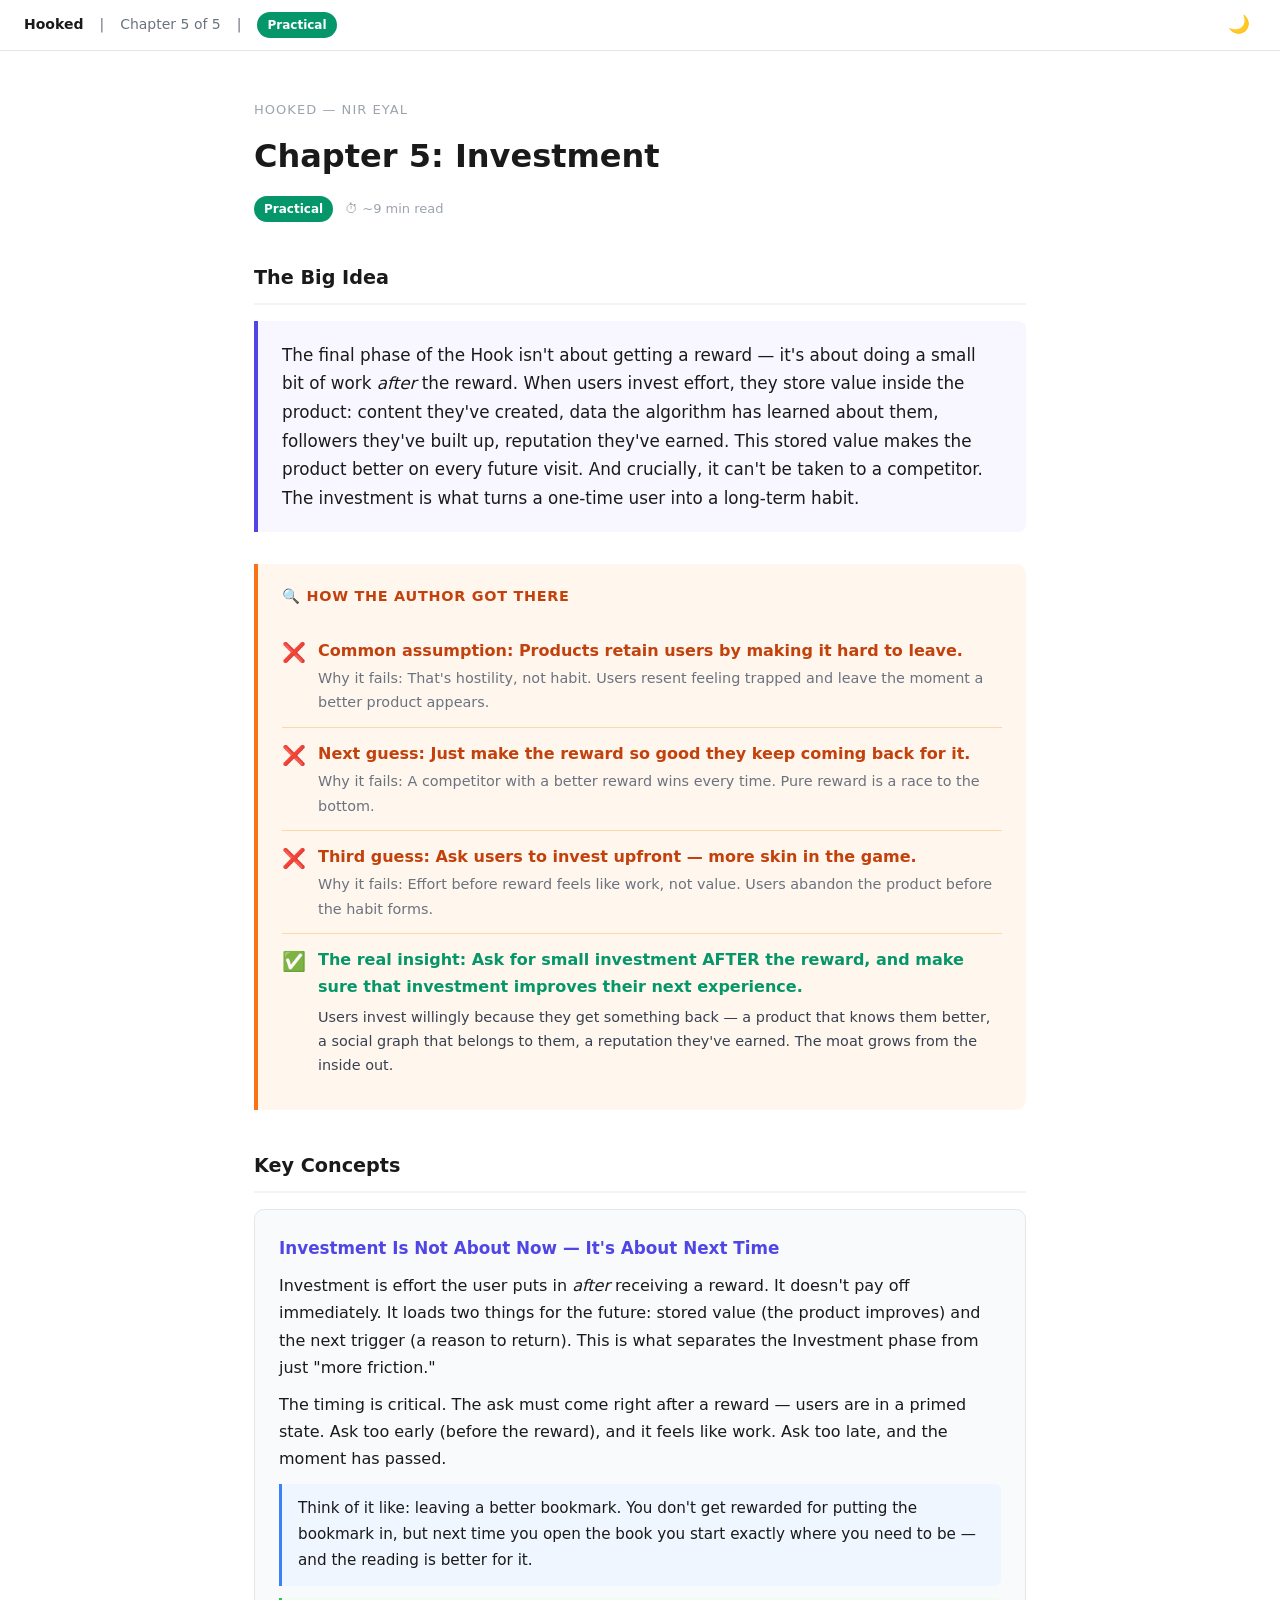
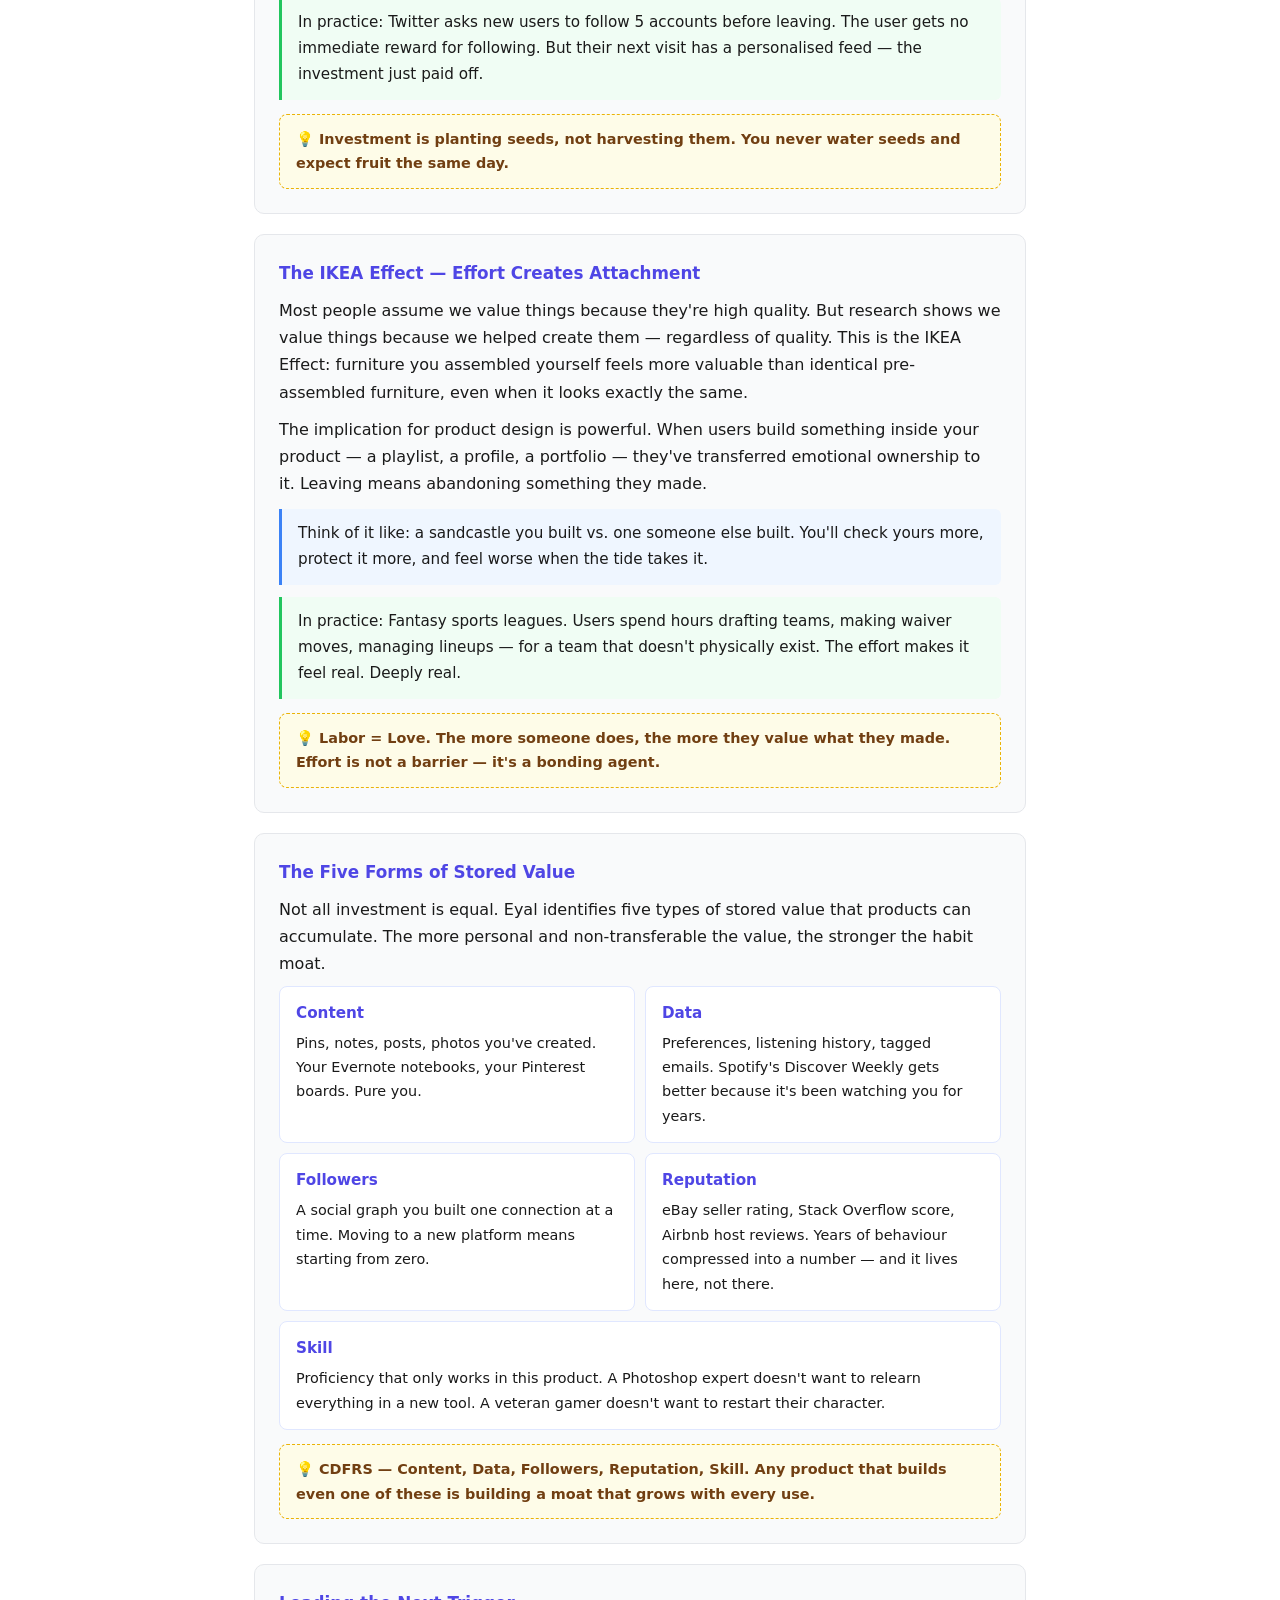
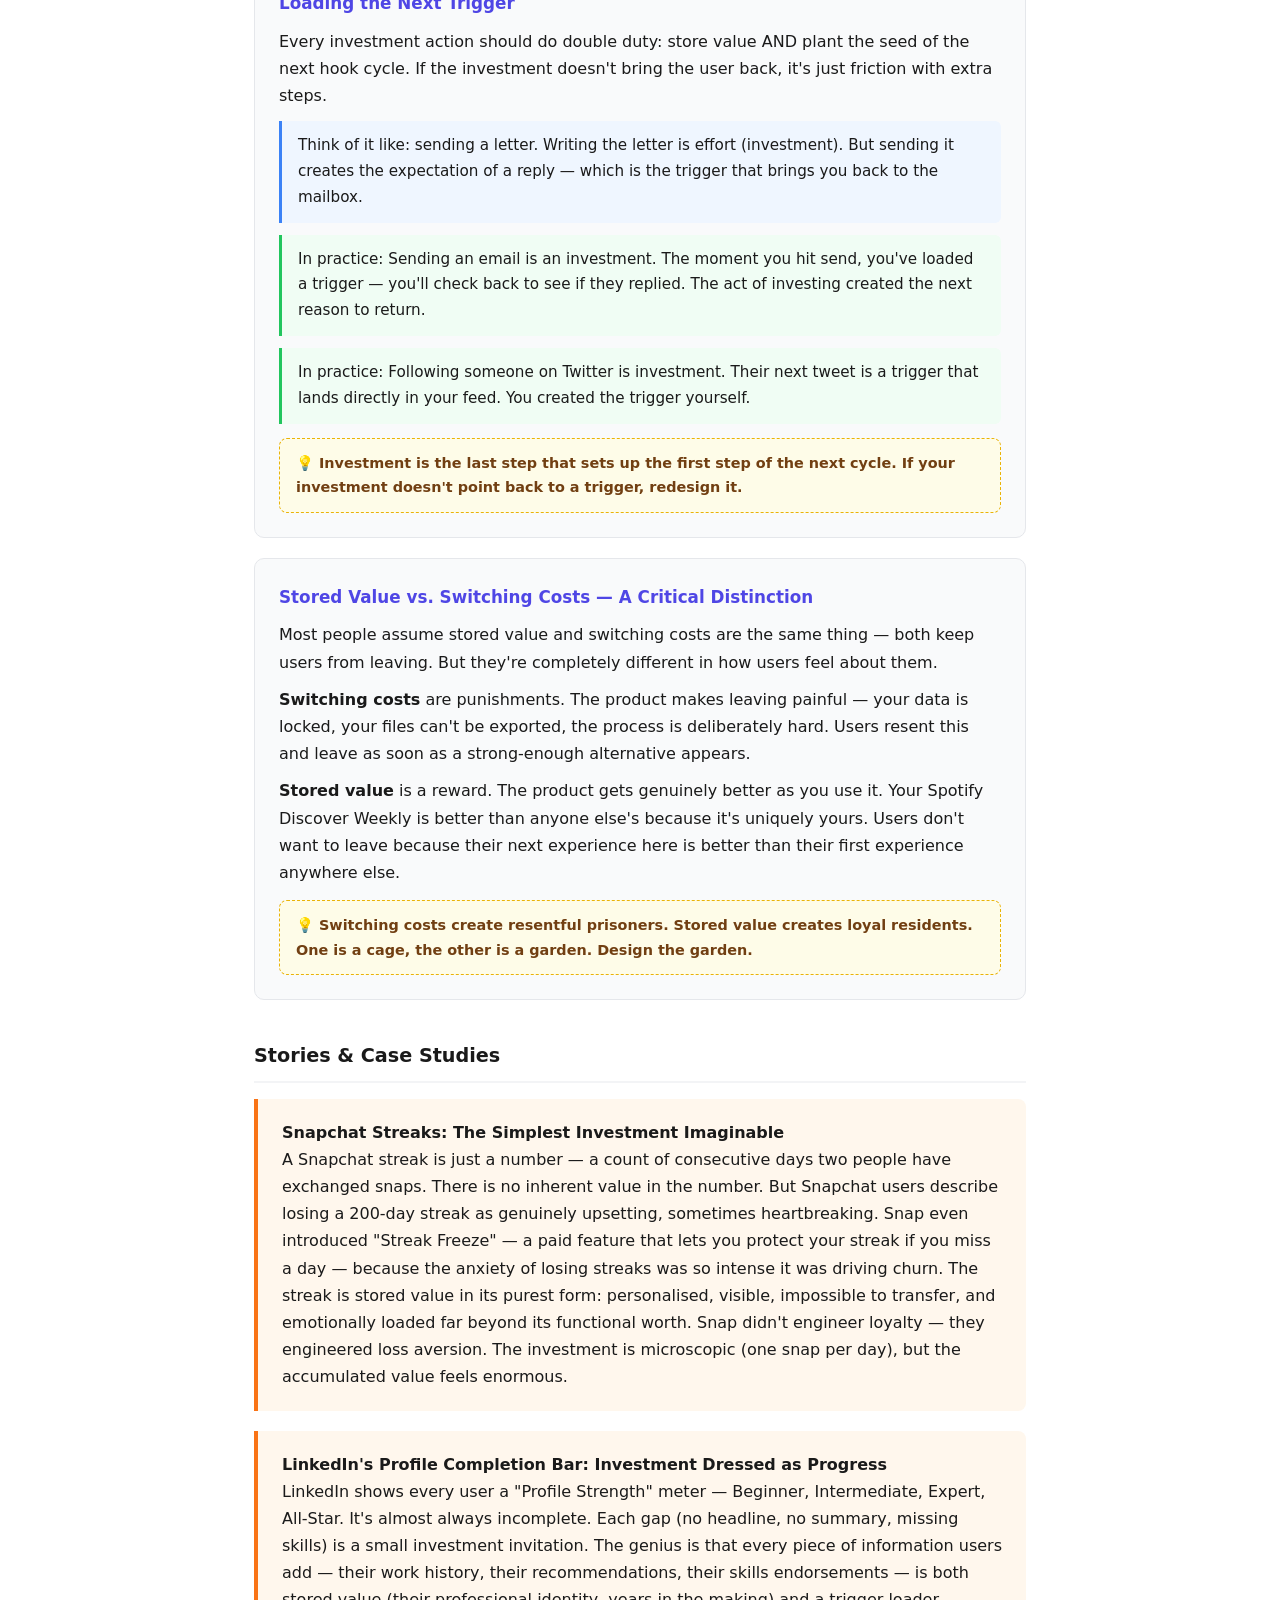
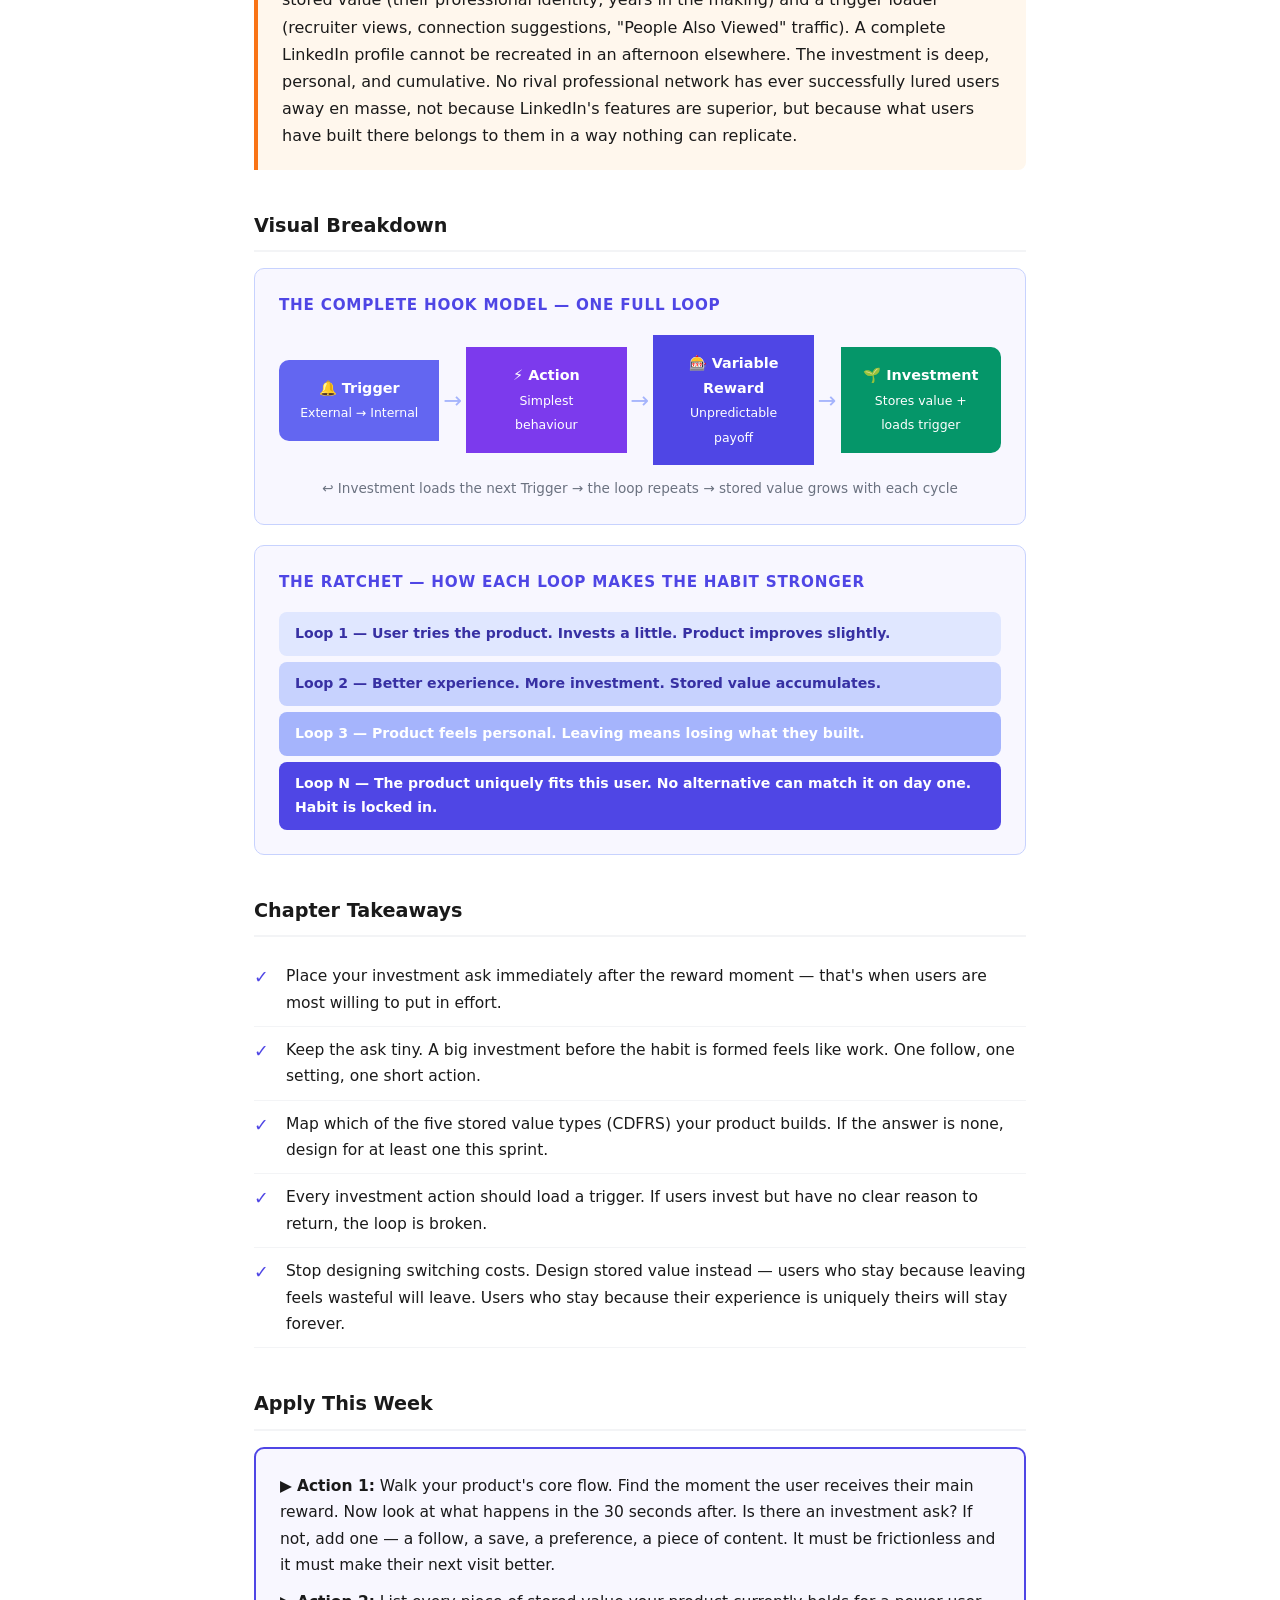
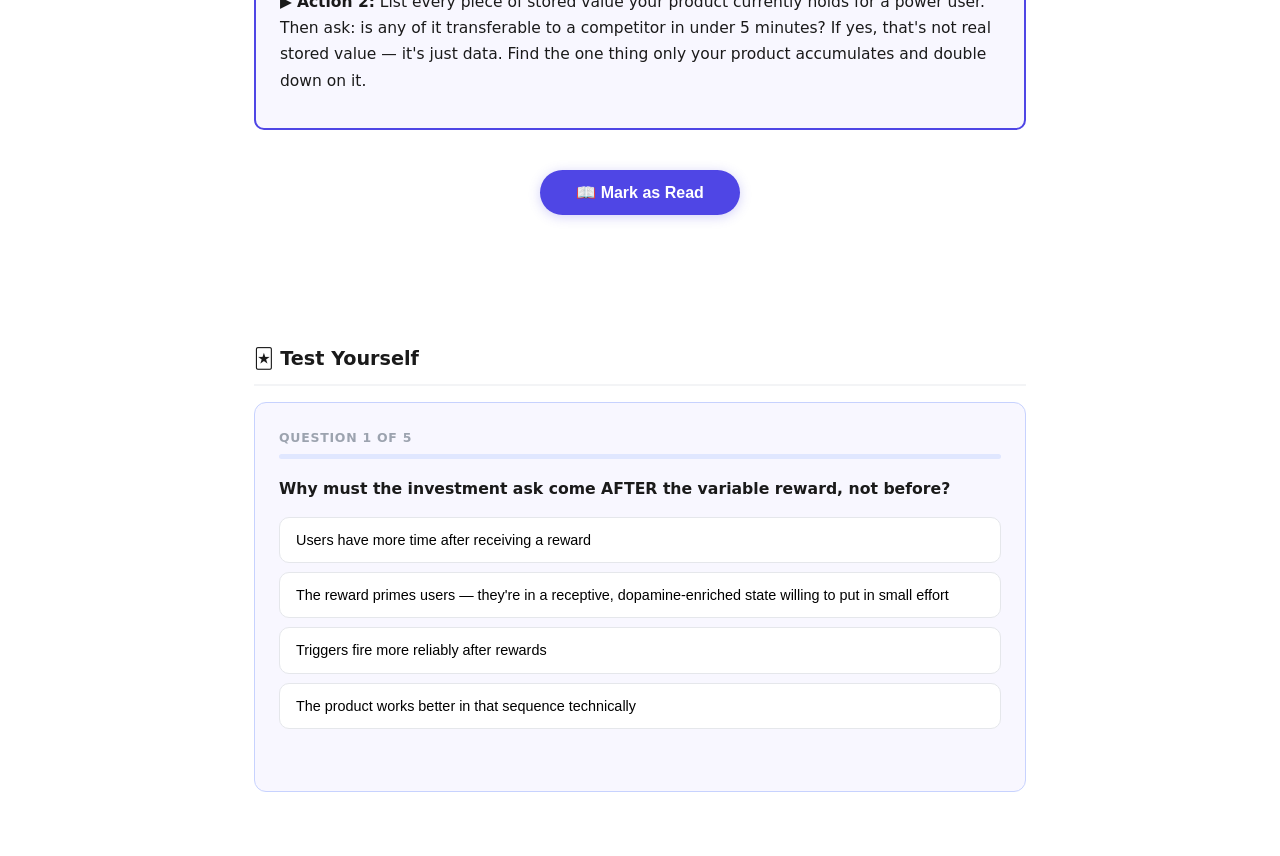
<file: outputs/hooked/ch05-investment.html>
<!DOCTYPE html>
<html lang="en">
<head>
<meta charset="UTF-8">
<meta name="viewport" content="width=device-width, initial-scale=1.0">
<title>Hooked — Chapter 5: Investment</title>
<link rel="stylesheet" href="../../shared.css">
<style>
  /* Chapter 5 — diagram-specific styles */
  .hook-loop { display: flex; align-items: center; justify-content: center; flex-wrap: wrap; gap: 0; margin: 8px 0; }
  .hook-step { text-align: center; padding: 16px 20px; font-size: 0.9rem; font-weight: 700; color: #fff; flex: 1; min-width: 120px; }
  .hook-arrow { font-size: 1.4rem; color: #a5b4fc; align-self: center; padding: 0 4px; }
  .value-grid { display: grid; grid-template-columns: 1fr 1fr; gap: 10px; margin-top: 8px; }
  .value-cell { background: #fff; border: 1px solid #e0e7ff; border-radius: 8px; padding: 14px 16px; font-size: 0.9rem; }
  .value-cell strong { display: block; color: #4f46e5; margin-bottom: 4px; font-size: 0.95rem; }
  .ratchet { display: flex; flex-direction: column; gap: 6px; margin-top: 8px; }
  .ratchet-step { padding: 10px 16px; border-radius: 8px; font-size: 0.88rem; font-weight: 600; color: #fff; }
</style>
</head>
<body>

<nav class="nav">
  <strong>Hooked</strong>
  <span>|</span>
  <span>Chapter 5 of 5</span>
  <span>|</span>
  <span class="badge badge-practical">Practical</span>
</nav>

<div class="wrap">

  <div class="book-label">Hooked — Nir Eyal</div>
  <h1>Chapter 5: Investment</h1>
  <div class="meta">
    <span class="badge badge-practical">Practical</span>
    <span class="reading-time">⏱ ~9 min read</span>
  </div>

  <h2>The Big Idea</h2>
  <div class="big-idea">
    The final phase of the Hook isn't about getting a reward — it's about doing a small bit of work <em>after</em> the reward. When users invest effort, they store value inside the product: content they've created, data the algorithm has learned about them, followers they've built up, reputation they've earned. This stored value makes the product better on every future visit. And crucially, it can't be taken to a competitor. The investment is what turns a one-time user into a long-term habit.
  </div>

  <!-- REASONING JOURNEY — this chapter argues toward a key insight -->
  <div class="reasoning-journey">
    <div class="reasoning-journey-title">🔍 How the Author Got There</div>
    <div>
      <div class="reasoning-node">
        <span class="reasoning-icon">❌</span>
        <div class="reasoning-wrong">
          <strong>Common assumption: Products retain users by making it hard to leave.</strong>
          <span class="why">Why it fails: That's hostility, not habit. Users resent feeling trapped and leave the moment a better product appears.</span>
        </div>
      </div>
      <div class="reasoning-node">
        <span class="reasoning-icon">❌</span>
        <div class="reasoning-wrong">
          <strong>Next guess: Just make the reward so good they keep coming back for it.</strong>
          <span class="why">Why it fails: A competitor with a better reward wins every time. Pure reward is a race to the bottom.</span>
        </div>
      </div>
      <div class="reasoning-node">
        <span class="reasoning-icon">❌</span>
        <div class="reasoning-wrong">
          <strong>Third guess: Ask users to invest upfront — more skin in the game.</strong>
          <span class="why">Why it fails: Effort before reward feels like work, not value. Users abandon the product before the habit forms.</span>
        </div>
      </div>
      <div class="reasoning-node" style="border-bottom:none;">
        <span class="reasoning-icon">✅</span>
        <div class="reasoning-right">
          <strong>The real insight: Ask for small investment AFTER the reward, and make sure that investment improves their next experience.</strong>
          <span style="color:#374151; font-size:0.9rem; display:block; margin-top:4px;">Users invest willingly because they get something back — a product that knows them better, a social graph that belongs to them, a reputation they've earned. The moat grows from the inside out.</span>
        </div>
      </div>
    </div>
  </div>

  <h2>Key Concepts</h2>

  <div class="concept-card">
    <div class="concept-name">Investment Is Not About Now — It's About Next Time</div>
    <p>Investment is effort the user puts in <em>after</em> receiving a reward. It doesn't pay off immediately. It loads two things for the future: stored value (the product improves) and the next trigger (a reason to return). This is what separates the Investment phase from just "more friction."</p>
    <p style="margin-top:10px;">The timing is critical. The ask must come right after a reward — users are in a primed state. Ask too early (before the reward), and it feels like work. Ask too late, and the moment has passed.</p>
    <div class="analogy">Think of it like: leaving a better bookmark. You don't get rewarded for putting the bookmark in, but next time you open the book you start exactly where you need to be — and the reading is better for it.</div>
    <div class="example">In practice: Twitter asks new users to follow 5 accounts before leaving. The user gets no immediate reward for following. But their next visit has a personalised feed — the investment just paid off.</div>
    <div class="memory-hook">💡 Investment is planting seeds, not harvesting them. You never water seeds and expect fruit the same day.</div>
  </div>

  <div class="concept-card">
    <div class="concept-name">The IKEA Effect — Effort Creates Attachment</div>
    <p>Most people assume we value things because they're high quality. But research shows we value things because we helped create them — regardless of quality. This is the IKEA Effect: furniture you assembled yourself feels more valuable than identical pre-assembled furniture, even when it looks exactly the same.</p>
    <p style="margin-top:10px;">The implication for product design is powerful. When users build something inside your product — a playlist, a profile, a portfolio — they've transferred emotional ownership to it. Leaving means abandoning something they made.</p>
    <div class="analogy">Think of it like: a sandcastle you built vs. one someone else built. You'll check yours more, protect it more, and feel worse when the tide takes it.</div>
    <div class="example">In practice: Fantasy sports leagues. Users spend hours drafting teams, making waiver moves, managing lineups — for a team that doesn't physically exist. The effort makes it feel real. Deeply real.</div>
    <div class="memory-hook">💡 Labor = Love. The more someone does, the more they value what they made. Effort is not a barrier — it's a bonding agent.</div>
  </div>

  <div class="concept-card">
    <div class="concept-name">The Five Forms of Stored Value</div>
    <p>Not all investment is equal. Eyal identifies five types of stored value that products can accumulate. The more personal and non-transferable the value, the stronger the habit moat.</p>
    <div class="value-grid">
      <div class="value-cell"><strong>Content</strong>Pins, notes, posts, photos you've created. Your Evernote notebooks, your Pinterest boards. Pure you.</div>
      <div class="value-cell"><strong>Data</strong>Preferences, listening history, tagged emails. Spotify's Discover Weekly gets better because it's been watching you for years.</div>
      <div class="value-cell"><strong>Followers</strong>A social graph you built one connection at a time. Moving to a new platform means starting from zero.</div>
      <div class="value-cell"><strong>Reputation</strong>eBay seller rating, Stack Overflow score, Airbnb host reviews. Years of behaviour compressed into a number — and it lives here, not there.</div>
      <div class="value-cell" style="grid-column: span 2;"><strong>Skill</strong>Proficiency that only works in this product. A Photoshop expert doesn't want to relearn everything in a new tool. A veteran gamer doesn't want to restart their character.</div>
    </div>
    <div class="memory-hook">💡 CDFRS — Content, Data, Followers, Reputation, Skill. Any product that builds even one of these is building a moat that grows with every use.</div>
  </div>

  <div class="concept-card">
    <div class="concept-name">Loading the Next Trigger</div>
    <p>Every investment action should do double duty: store value AND plant the seed of the next hook cycle. If the investment doesn't bring the user back, it's just friction with extra steps.</p>
    <div class="analogy">Think of it like: sending a letter. Writing the letter is effort (investment). But sending it creates the expectation of a reply — which is the trigger that brings you back to the mailbox.</div>
    <div class="example">In practice: Sending an email is an investment. The moment you hit send, you've loaded a trigger — you'll check back to see if they replied. The act of investing created the next reason to return.</div>
    <div class="example">In practice: Following someone on Twitter is investment. Their next tweet is a trigger that lands directly in your feed. You created the trigger yourself.</div>
    <div class="memory-hook">💡 Investment is the last step that sets up the first step of the next cycle. If your investment doesn't point back to a trigger, redesign it.</div>
  </div>

  <div class="concept-card">
    <div class="concept-name">Stored Value vs. Switching Costs — A Critical Distinction</div>
    <p>Most people assume stored value and switching costs are the same thing — both keep users from leaving. But they're completely different in how users feel about them.</p>
    <p style="margin-top:10px;"><strong>Switching costs</strong> are punishments. The product makes leaving painful — your data is locked, your files can't be exported, the process is deliberately hard. Users resent this and leave as soon as a strong-enough alternative appears.</p>
    <p style="margin-top:10px;"><strong>Stored value</strong> is a reward. The product gets genuinely better as you use it. Your Spotify Discover Weekly is better than anyone else's because it's uniquely yours. Users don't want to leave because their next experience here is better than their first experience anywhere else.</p>
    <div class="memory-hook">💡 Switching costs create resentful prisoners. Stored value creates loyal residents. One is a cage, the other is a garden. Design the garden.</div>
  </div>

  <h2>Stories & Case Studies</h2>

  <div class="story-card">
    <strong>Snapchat Streaks: The Simplest Investment Imaginable</strong>
    <p>A Snapchat streak is just a number — a count of consecutive days two people have exchanged snaps. There is no inherent value in the number. But Snapchat users describe losing a 200-day streak as genuinely upsetting, sometimes heartbreaking. Snap even introduced "Streak Freeze" — a paid feature that lets you protect your streak if you miss a day — because the anxiety of losing streaks was so intense it was driving churn. The streak is stored value in its purest form: personalised, visible, impossible to transfer, and emotionally loaded far beyond its functional worth. Snap didn't engineer loyalty — they engineered loss aversion. The investment is microscopic (one snap per day), but the accumulated value feels enormous.</p>
  </div>

  <div class="story-card">
    <strong>LinkedIn's Profile Completion Bar: Investment Dressed as Progress</strong>
    <p>LinkedIn shows every user a "Profile Strength" meter — Beginner, Intermediate, Expert, All-Star. It's almost always incomplete. Each gap (no headline, no summary, missing skills) is a small investment invitation. The genius is that every piece of information users add — their work history, their recommendations, their skills endorsements — is both stored value (their professional identity, years in the making) and a trigger loader (recruiter views, connection suggestions, "People Also Viewed" traffic). A complete LinkedIn profile cannot be recreated in an afternoon elsewhere. The investment is deep, personal, and cumulative. No rival professional network has ever successfully lured users away en masse, not because LinkedIn's features are superior, but because what users have built there belongs to them in a way nothing can replicate.</p>
  </div>

  <h2>Visual Breakdown</h2>
  <div class="diagram-box">
    <div class="diagram-title">The Complete Hook Model — One Full Loop</div>
    <div class="hook-loop">
      <div class="hook-step" style="background:#6366f1; border-radius:10px 0 0 10px;">🔔 Trigger<br><span style="font-size:0.78rem; font-weight:400;">External → Internal</span></div>
      <div class="hook-arrow">→</div>
      <div class="hook-step" style="background:#7c3aed;">⚡ Action<br><span style="font-size:0.78rem; font-weight:400;">Simplest behaviour</span></div>
      <div class="hook-arrow">→</div>
      <div class="hook-step" style="background:#4f46e5;">🎰 Variable Reward<br><span style="font-size:0.78rem; font-weight:400;">Unpredictable payoff</span></div>
      <div class="hook-arrow">→</div>
      <div class="hook-step" style="background:#059669; border-radius:0 10px 10px 0;">🌱 Investment<br><span style="font-size:0.78rem; font-weight:400;">Stores value + loads trigger</span></div>
    </div>
    <p style="text-align:center; font-size:0.85rem; color:#6b7280; margin-top:12px;">↩ Investment loads the next Trigger → the loop repeats → stored value grows with each cycle</p>
  </div>

  <div class="diagram-box">
    <div class="diagram-title">The Ratchet — How Each Loop Makes the Habit Stronger</div>
    <div class="ratchet">
      <div class="ratchet-step" style="background:#e0e7ff; color:#3730a3;">Loop 1 — User tries the product. Invests a little. Product improves slightly.</div>
      <div class="ratchet-step" style="background:#c7d2fe; color:#3730a3;">Loop 2 — Better experience. More investment. Stored value accumulates.</div>
      <div class="ratchet-step" style="background:#a5b4fc; color:#fff;">Loop 3 — Product feels personal. Leaving means losing what they built.</div>
      <div class="ratchet-step" style="background:#4f46e5; color:#fff;">Loop N — The product uniquely fits this user. No alternative can match it on day one. Habit is locked in.</div>
    </div>
  </div>

  <h2>Chapter Takeaways</h2>
  <ul class="takeaways">
    <li>Place your investment ask immediately after the reward moment — that's when users are most willing to put in effort.</li>
    <li>Keep the ask tiny. A big investment before the habit is formed feels like work. One follow, one setting, one short action.</li>
    <li>Map which of the five stored value types (CDFRS) your product builds. If the answer is none, design for at least one this sprint.</li>
    <li>Every investment action should load a trigger. If users invest but have no clear reason to return, the loop is broken.</li>
    <li>Stop designing switching costs. Design stored value instead — users who stay because leaving feels wasteful will leave. Users who stay because their experience is uniquely theirs will stay forever.</li>
  </ul>

  <h2>Apply This Week</h2>
  <div class="action-box">
    <p>▶ <strong>Action 1:</strong> Walk your product's core flow. Find the moment the user receives their main reward. Now look at what happens in the 30 seconds after. Is there an investment ask? If not, add one — a follow, a save, a preference, a piece of content. It must be frictionless and it must make their next visit better.</p>
    <p>▶ <strong>Action 2:</strong> List every piece of stored value your product currently holds for a power user. Then ask: is any of it transferable to a competitor in under 5 minutes? If yes, that's not real stored value — it's just data. Find the one thing only your product accumulates and double down on it.</p>
  </div>

</div>

<!-- QUIZ -->
<div style="max-width:820px;margin:0 auto;padding:0 24px 64px;">
  <h2 style="font-size:1.2rem;font-weight:700;color:#1a1a1a;margin:40px 0 16px;padding-bottom:8px;border-bottom:2px solid #f3f4f6;">🃏 Test Yourself</h2>
  <div class="quiz-section" style="background:#f8f7ff;border:1px solid #c7d2fe;border-radius:12px;padding:24px;">
    <script type="application/json" id="quiz-data">
[
  {"q":"Why must the investment ask come AFTER the variable reward, not before?","options":["Users have more time after receiving a reward","The reward primes users — they're in a receptive, dopamine-enriched state willing to put in small effort","Triggers fire more reliably after rewards","The product works better in that sequence technically"],"answer":1},
  {"q":"What is the IKEA Effect?","options":["Products feel cheaper when self-assembled","People place disproportionately high value on things they helped create, regardless of objective quality","Complexity signals quality to consumers","Familiarity reduces the urge to switch products"],"answer":1},
  {"q":"Which of the following is NOT one of Eyal's five forms of stored value?","options":["Content","Followers","Revenue","Reputation"],"answer":2},
  {"q":"What does it mean for investment to 'load the next trigger'?","options":["It sends a push notification after the user acts","It trains users to expect a reward on their next visit","The investment creates conditions — like following someone — that bring the user back naturally","It locks users into a subscription"],"answer":2},
  {"q":"What is the key difference between stored value and traditional switching costs?","options":["Stored value is free; switching costs are paid for","Stored value makes the product genuinely better for the user; switching costs just make leaving painful","Stored value is temporary; switching costs are permanent","They are effectively the same — both prevent users from leaving"],"answer":1}
]
    </script>
    <div id="quiz-container"></div>
  </div>
</div>

<script src="../../shared.js"></script>
</body>
</html>
</file>
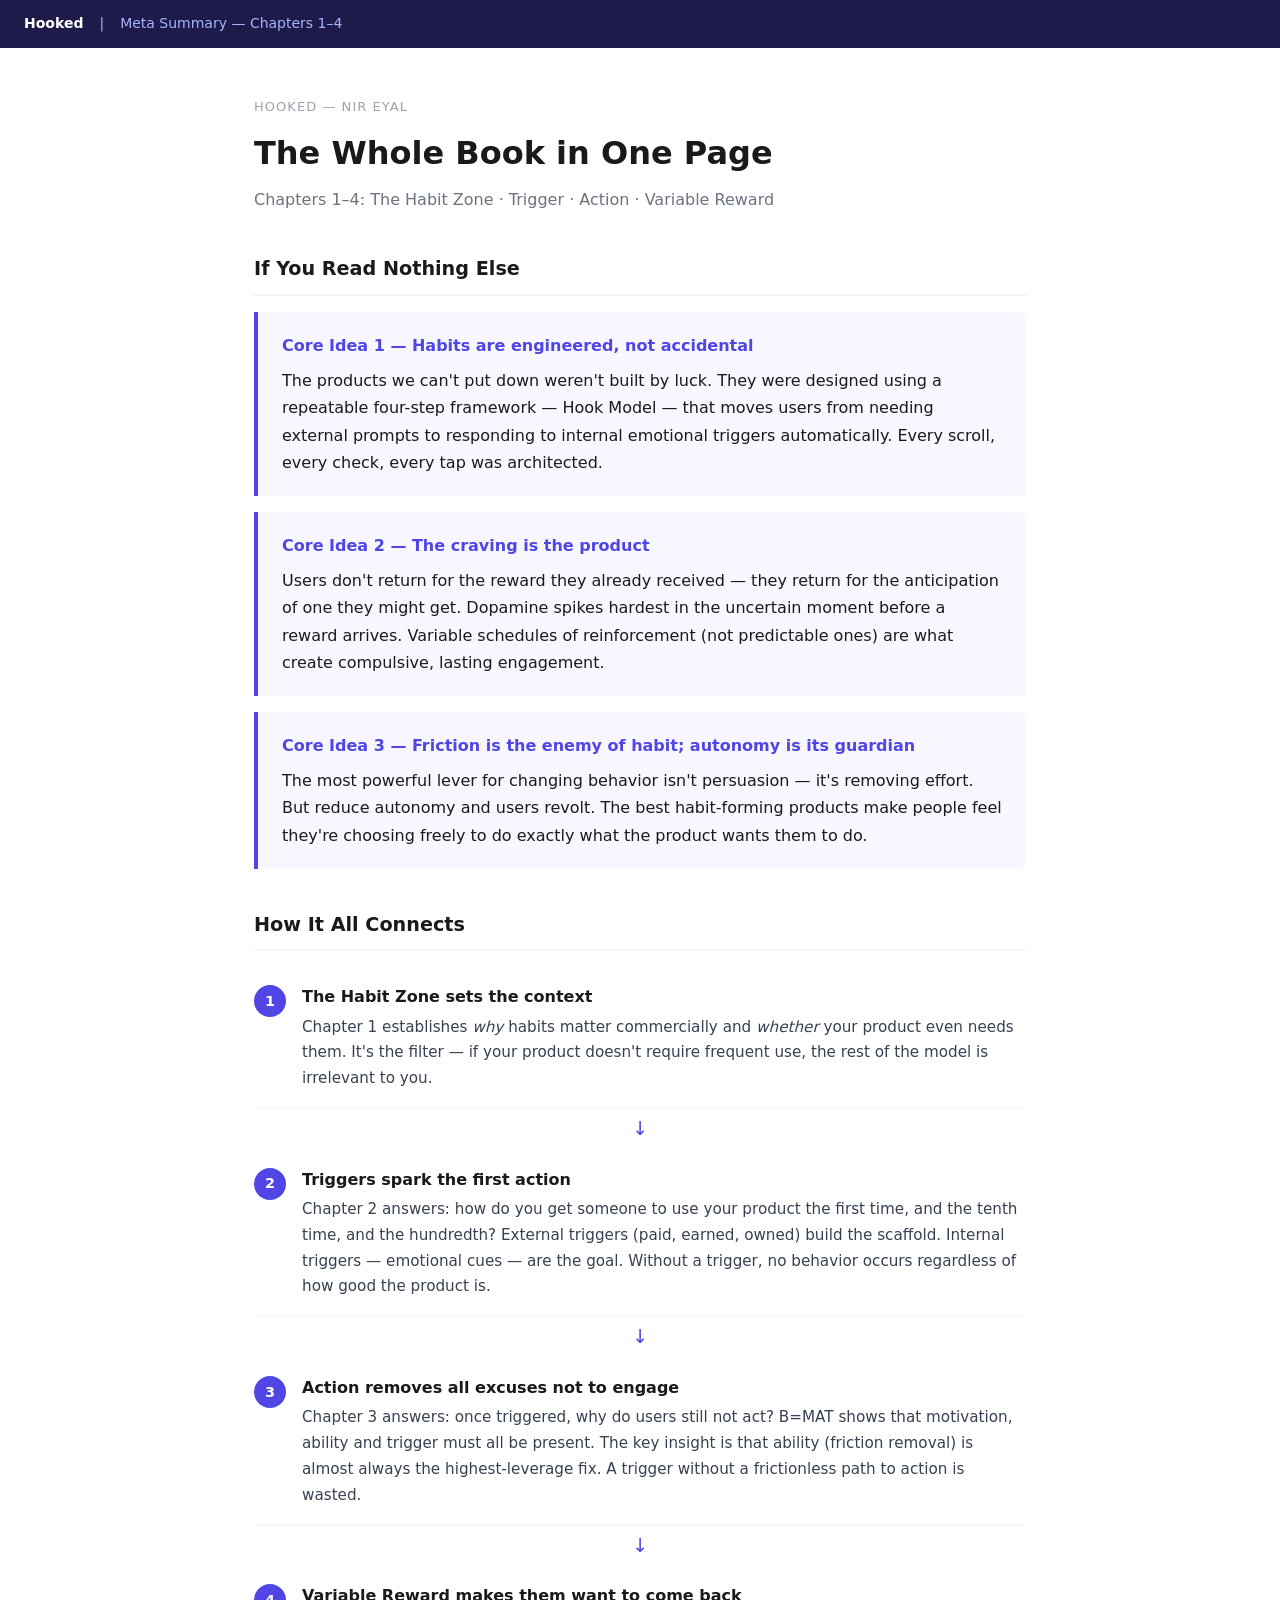
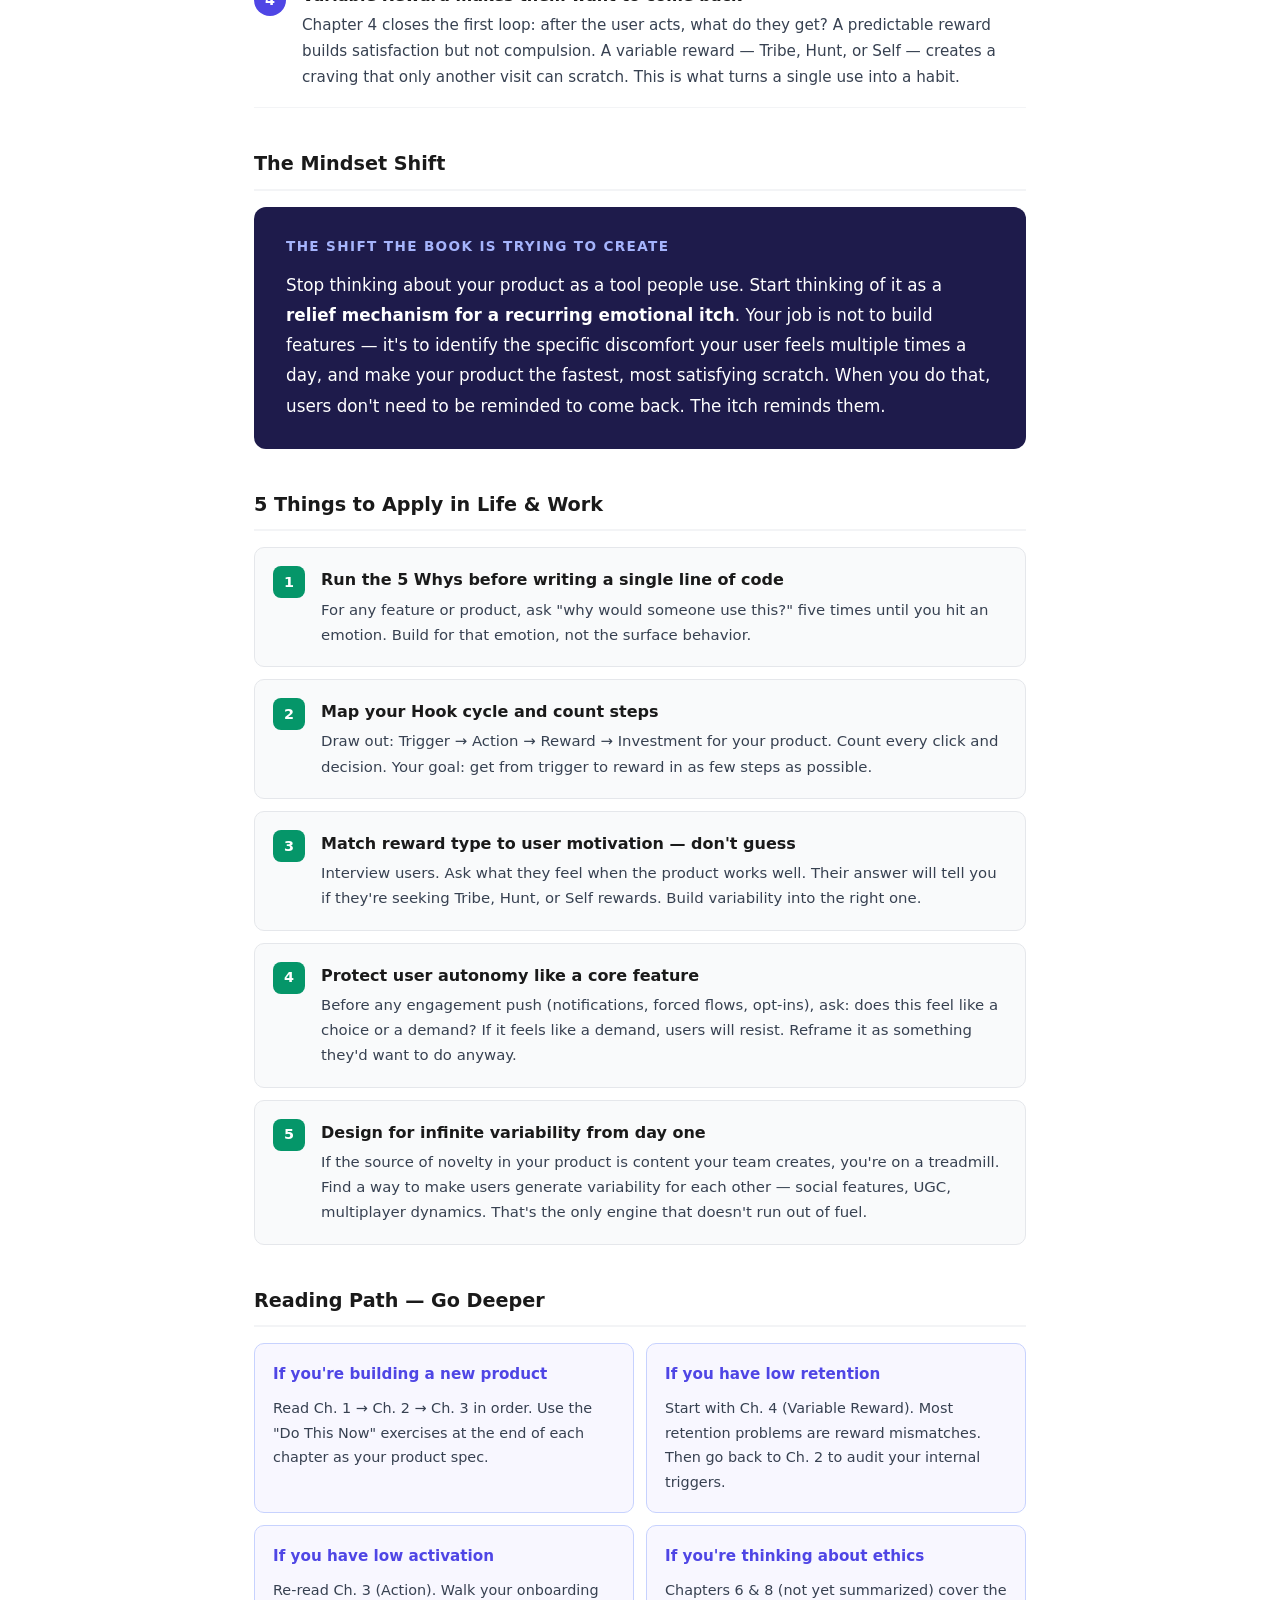
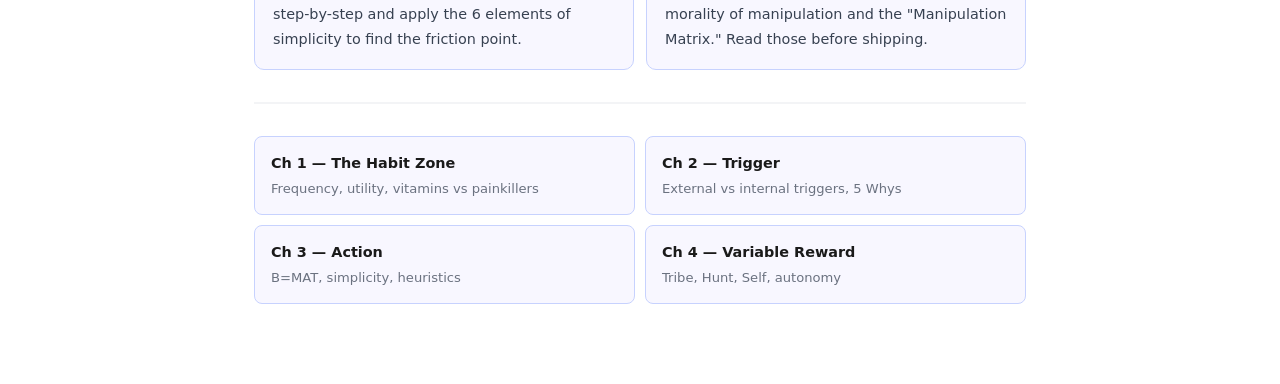
<file: outputs/hooked/meta-summary.html>
<!DOCTYPE html>
<html lang="en">
<head>
<meta charset="UTF-8">
<meta name="viewport" content="width=device-width, initial-scale=1.0">
<title>Hooked — Meta Summary</title>
<style>
  * { box-sizing: border-box; margin: 0; padding: 0; }
  body { font-family: system-ui, -apple-system, sans-serif; background: #fff; color: #1a1a1a; line-height: 1.7; }
  .nav { position: sticky; top: 0; background: #1e1b4b; padding: 12px 24px; display: flex; gap: 16px; align-items: center; z-index: 100; font-size: 14px; color: #a5b4fc; }
  .nav strong { color: #fff; }
  .wrap { max-width: 820px; margin: 0 auto; padding: 48px 24px 80px; }
  .book-label { font-size: 13px; color: #9ca3af; text-transform: uppercase; letter-spacing: .08em; margin-bottom: 8px; }
  h1 { font-size: 2rem; font-weight: 800; color: #1a1a1a; margin-bottom: 6px; }
  .subtitle { color: #6b7280; margin-bottom: 40px; font-size: 1rem; }
  h2 { font-size: 1.2rem; font-weight: 700; color: #1a1a1a; margin: 40px 0 16px; padding-bottom: 8px; border-bottom: 2px solid #f3f4f6; }
  .core-idea { background: #f8f7ff; border-left: 4px solid #4f46e5; padding: 20px 24px; border-radius: 0 8px 8px 0; margin-bottom: 16px; }
  .core-idea h3 { color: #4f46e5; font-size: 1rem; margin-bottom: 8px; }
  .connect-grid { display: grid; grid-template-columns: 1fr; gap: 0; }
  .connect-row { display: flex; align-items: flex-start; gap: 16px; padding: 16px 0; border-bottom: 1px solid #f3f4f6; }
  .connect-num { background: #4f46e5; color: #fff; width: 32px; height: 32px; border-radius: 50%; display: flex; align-items: center; justify-content: center; font-weight: 700; font-size: 0.9rem; flex-shrink: 0; margin-top: 2px; }
  .connect-text h4 { font-weight: 700; margin-bottom: 4px; }
  .connect-text p { font-size: 0.95rem; color: #374151; }
  .arrow { text-align: center; color: #4f46e5; font-size: 1.2rem; padding: 4px 0; }
  .mindset-box { background: #1e1b4b; color: #fff; border-radius: 12px; padding: 28px 32px; margin-bottom: 8px; }
  .mindset-box h3 { color: #a5b4fc; font-size: 0.85rem; text-transform: uppercase; letter-spacing: .1em; margin-bottom: 12px; }
  .mindset-box p { font-size: 1.05rem; line-height: 1.8; }
  .takeaway-card { display: flex; gap: 16px; align-items: flex-start; padding: 18px; background: #f9fafb; border: 1px solid #e5e7eb; border-radius: 10px; margin-bottom: 12px; }
  .takeaway-num { background: #059669; color: #fff; width: 32px; height: 32px; border-radius: 8px; display: flex; align-items: center; justify-content: center; font-weight: 700; font-size: 0.9rem; flex-shrink: 0; }
  .takeaway-text h4 { font-weight: 700; margin-bottom: 4px; color: #1a1a1a; }
  .takeaway-text p { font-size: 0.93rem; color: #374151; }
  .path-grid { display: grid; grid-template-columns: 1fr 1fr; gap: 12px; }
  .path-card { background: #f8f7ff; border: 1px solid #c7d2fe; border-radius: 10px; padding: 18px; }
  .path-card h4 { color: #4f46e5; font-size: 0.95rem; font-weight: 700; margin-bottom: 8px; }
  .path-card p { font-size: 0.9rem; color: #374151; }
  .chapter-links { display: grid; grid-template-columns: 1fr 1fr; gap: 10px; margin-top: 32px; padding-top: 32px; border-top: 2px solid #f3f4f6; }
  .chapter-link { display: block; background: #f8f7ff; border: 1px solid #c7d2fe; border-radius: 8px; padding: 14px 16px; text-decoration: none; color: #1a1a1a; font-size: 0.9rem; font-weight: 600; transition: background 0.15s; }
  .chapter-link:hover { background: #ede9fe; }
  .chapter-link span { display: block; color: #6b7280; font-weight: 400; font-size: 0.82rem; margin-top: 2px; }
</style>
</head>
<body>

<nav class="nav">
  <strong>Hooked</strong>
  <span>|</span>
  <span>Meta Summary — Chapters 1–4</span>
</nav>

<div class="wrap">

  <div class="book-label">Hooked — Nir Eyal</div>
  <h1>The Whole Book in One Page</h1>
  <p class="subtitle">Chapters 1–4: The Habit Zone · Trigger · Action · Variable Reward</p>

  <h2>If You Read Nothing Else</h2>

  <div class="core-idea">
    <h3>Core Idea 1 — Habits are engineered, not accidental</h3>
    <p>The products we can't put down weren't built by luck. They were designed using a repeatable four-step framework — Hook Model — that moves users from needing external prompts to responding to internal emotional triggers automatically. Every scroll, every check, every tap was architected.</p>
  </div>

  <div class="core-idea">
    <h3>Core Idea 2 — The craving is the product</h3>
    <p>Users don't return for the reward they already received — they return for the anticipation of one they might get. Dopamine spikes hardest in the uncertain moment before a reward arrives. Variable schedules of reinforcement (not predictable ones) are what create compulsive, lasting engagement.</p>
  </div>

  <div class="core-idea">
    <h3>Core Idea 3 — Friction is the enemy of habit; autonomy is its guardian</h3>
    <p>The most powerful lever for changing behavior isn't persuasion — it's removing effort. But reduce autonomy and users revolt. The best habit-forming products make people feel they're choosing freely to do exactly what the product wants them to do.</p>
  </div>

  <h2>How It All Connects</h2>

  <div class="connect-grid">
    <div class="connect-row">
      <div class="connect-num">1</div>
      <div class="connect-text">
        <h4>The Habit Zone sets the context</h4>
        <p>Chapter 1 establishes <em>why</em> habits matter commercially and <em>whether</em> your product even needs them. It's the filter — if your product doesn't require frequent use, the rest of the model is irrelevant to you.</p>
      </div>
    </div>
    <div class="arrow">↓</div>
    <div class="connect-row">
      <div class="connect-num">2</div>
      <div class="connect-text">
        <h4>Triggers spark the first action</h4>
        <p>Chapter 2 answers: how do you get someone to use your product the first time, and the tenth time, and the hundredth? External triggers (paid, earned, owned) build the scaffold. Internal triggers — emotional cues — are the goal. Without a trigger, no behavior occurs regardless of how good the product is.</p>
      </div>
    </div>
    <div class="arrow">↓</div>
    <div class="connect-row">
      <div class="connect-num">3</div>
      <div class="connect-text">
        <h4>Action removes all excuses not to engage</h4>
        <p>Chapter 3 answers: once triggered, why do users still not act? B=MAT shows that motivation, ability and trigger must all be present. The key insight is that ability (friction removal) is almost always the highest-leverage fix. A trigger without a frictionless path to action is wasted.</p>
      </div>
    </div>
    <div class="arrow">↓</div>
    <div class="connect-row">
      <div class="connect-num">4</div>
      <div class="connect-text">
        <h4>Variable Reward makes them want to come back</h4>
        <p>Chapter 4 closes the first loop: after the user acts, what do they get? A predictable reward builds satisfaction but not compulsion. A variable reward — Tribe, Hunt, or Self — creates a craving that only another visit can scratch. This is what turns a single use into a habit.</p>
      </div>
    </div>
  </div>

  <h2>The Mindset Shift</h2>
  <div class="mindset-box">
    <h3>The shift the book is trying to create</h3>
    <p>Stop thinking about your product as a tool people use. Start thinking of it as a <strong>relief mechanism for a recurring emotional itch</strong>. Your job is not to build features — it's to identify the specific discomfort your user feels multiple times a day, and make your product the fastest, most satisfying scratch. When you do that, users don't need to be reminded to come back. The itch reminds them.</p>
  </div>

  <h2>5 Things to Apply in Life & Work</h2>

  <div class="takeaway-card">
    <div class="takeaway-num">1</div>
    <div class="takeaway-text">
      <h4>Run the 5 Whys before writing a single line of code</h4>
      <p>For any feature or product, ask "why would someone use this?" five times until you hit an emotion. Build for that emotion, not the surface behavior.</p>
    </div>
  </div>

  <div class="takeaway-card">
    <div class="takeaway-num">2</div>
    <div class="takeaway-text">
      <h4>Map your Hook cycle and count steps</h4>
      <p>Draw out: Trigger → Action → Reward → Investment for your product. Count every click and decision. Your goal: get from trigger to reward in as few steps as possible.</p>
    </div>
  </div>

  <div class="takeaway-card">
    <div class="takeaway-num">3</div>
    <div class="takeaway-text">
      <h4>Match reward type to user motivation — don't guess</h4>
      <p>Interview users. Ask what they feel when the product works well. Their answer will tell you if they're seeking Tribe, Hunt, or Self rewards. Build variability into the right one.</p>
    </div>
  </div>

  <div class="takeaway-card">
    <div class="takeaway-num">4</div>
    <div class="takeaway-text">
      <h4>Protect user autonomy like a core feature</h4>
      <p>Before any engagement push (notifications, forced flows, opt-ins), ask: does this feel like a choice or a demand? If it feels like a demand, users will resist. Reframe it as something they'd want to do anyway.</p>
    </div>
  </div>

  <div class="takeaway-card">
    <div class="takeaway-num">5</div>
    <div class="takeaway-text">
      <h4>Design for infinite variability from day one</h4>
      <p>If the source of novelty in your product is content your team creates, you're on a treadmill. Find a way to make users generate variability for each other — social features, UGC, multiplayer dynamics. That's the only engine that doesn't run out of fuel.</p>
    </div>
  </div>

  <h2>Reading Path — Go Deeper</h2>
  <div class="path-grid">
    <div class="path-card">
      <h4>If you're building a new product</h4>
      <p>Read Ch. 1 → Ch. 2 → Ch. 3 in order. Use the "Do This Now" exercises at the end of each chapter as your product spec.</p>
    </div>
    <div class="path-card">
      <h4>If you have low retention</h4>
      <p>Start with Ch. 4 (Variable Reward). Most retention problems are reward mismatches. Then go back to Ch. 2 to audit your internal triggers.</p>
    </div>
    <div class="path-card">
      <h4>If you have low activation</h4>
      <p>Re-read Ch. 3 (Action). Walk your onboarding step-by-step and apply the 6 elements of simplicity to find the friction point.</p>
    </div>
    <div class="path-card">
      <h4>If you're thinking about ethics</h4>
      <p>Chapters 6 & 8 (not yet summarized) cover the morality of manipulation and the "Manipulation Matrix." Read those before shipping.</p>
    </div>
  </div>

  <div class="chapter-links">
    <a class="chapter-link" href="ch01-the-habit-zone.html">Ch 1 — The Habit Zone <span>Frequency, utility, vitamins vs painkillers</span></a>
    <a class="chapter-link" href="ch02-trigger.html">Ch 2 — Trigger <span>External vs internal triggers, 5 Whys</span></a>
    <a class="chapter-link" href="ch03-action.html">Ch 3 — Action <span>B=MAT, simplicity, heuristics</span></a>
    <a class="chapter-link" href="ch04-variable-reward.html">Ch 4 — Variable Reward <span>Tribe, Hunt, Self, autonomy</span></a>
  </div>

</div>
</body>
</html>
</file>
<file: shared.css>
/* ─────────────────────────────────────────────
   shared.css — common styles for all book pages
   Chapter files link to this; only diagram-specific
   styles live inline in each chapter file.
───────────────────────────────────────────── */

/* Reset */
* { box-sizing: border-box; margin: 0; padding: 0; }

/* Base */
body { font-family: system-ui, -apple-system, sans-serif; background: #fff; color: #1a1a1a; line-height: 1.7; }

/* ── Navigation ── */
.nav { position: sticky; top: 0; background: #fff; border-bottom: 1px solid #e5e7eb; padding: 12px 24px; display: flex; gap: 16px; align-items: center; z-index: 100; font-size: 14px; color: #6b7280; }
.nav strong { color: #1a1a1a; }

/* ── Badges ── */
.badge { padding: 3px 10px; border-radius: 99px; font-size: 12px; font-weight: 600; color: #fff; }
.badge-practical { background: #059669; }
.badge-concept  { background: #7c3aed; }
.badge-story    { background: #0891b2; }
.badge-mixed    { background: #d97706; }

/* ── Layout ── */
.wrap { max-width: 820px; margin: 0 auto; padding: 48px 24px 80px; }

/* ── Header elements ── */
.book-label  { font-size: 13px; color: #9ca3af; text-transform: uppercase; letter-spacing: .08em; margin-bottom: 8px; }
h1           { font-size: 2rem; font-weight: 800; color: #1a1a1a; margin-bottom: 12px; }
.meta        { display: flex; gap: 12px; align-items: center; margin-bottom: 40px; flex-wrap: wrap; }
.reading-time{ font-size: 13px; color: #9ca3af; }
h2           { font-size: 1.2rem; font-weight: 700; color: #1a1a1a; margin: 40px 0 16px; padding-bottom: 8px; border-bottom: 2px solid #f3f4f6; }

/* ── Content cards ── */
.big-idea    { background: #f8f7ff; border-left: 4px solid #4f46e5; padding: 20px 24px; border-radius: 0 8px 8px 0; margin-bottom: 32px; font-size: 1.05rem; }
.concept-card{ background: #f9fafb; border: 1px solid #e5e7eb; border-radius: 10px; padding: 24px; margin-bottom: 20px; }
.concept-name{ font-weight: 700; color: #4f46e5; font-size: 1.05rem; margin-bottom: 10px; }
.analogy     { background: #eff6ff; border-left: 3px solid #3b82f6; padding: 12px 16px; border-radius: 0 6px 6px 0; margin: 12px 0; font-size: 0.95rem; }
.example     { background: #f0fdf4; border-left: 3px solid #22c55e; padding: 12px 16px; border-radius: 0 6px 6px 0; margin: 12px 0; font-size: 0.95rem; }
.memory-hook { background: #fefce8; border: 1px dashed #eab308; border-radius: 8px; padding: 12px 16px; margin-top: 14px; font-size: 0.9rem; font-weight: 600; color: #713f12; }
.story-card  { background: #fff7ed; border-left: 4px solid #f97316; padding: 20px 24px; border-radius: 0 8px 8px 0; margin-bottom: 20px; }
.warning-box { background: #fff1f2; border-left: 4px solid #f43f5e; padding: 16px 20px; border-radius: 0 8px 8px 0; margin: 14px 0; font-size: 0.95rem; }

/* ── Diagrams ── */
.diagram-box  { background: #f8f7ff; border: 1px solid #c7d2fe; border-radius: 10px; padding: 24px; margin-bottom: 20px; }
.diagram-title{ font-weight: 700; color: #4f46e5; margin-bottom: 16px; font-size: 0.95rem; text-transform: uppercase; letter-spacing: .05em; }

/* ── Reasoning Journey ("How the Author Got There") ── */
.reasoning-journey       { background: #fff7ed; border-left: 4px solid #f97316; border-radius: 0 10px 10px 0; padding: 20px 24px; margin-bottom: 32px; }
.reasoning-journey-title { font-weight: 700; color: #c2410c; font-size: 0.9rem; text-transform: uppercase; letter-spacing: .05em; margin-bottom: 16px; }
.reasoning-node          { display: flex; gap: 12px; align-items: flex-start; padding: 12px 0; border-bottom: 1px solid #fed7aa; }
.reasoning-node:last-child { border-bottom: none; }
.reasoning-icon          { font-size: 1.2rem; flex-shrink: 0; }
.reasoning-wrong strong  { color: #c2410c; }
.reasoning-wrong .why    { color: #6b7280; font-size: 0.9rem; display: block; margin-top: 2px; }
.reasoning-right strong  { color: #059669; }

/* ── Takeaways & actions ── */
.takeaways           { list-style: none; }
.takeaways li        { padding: 10px 0 10px 32px; position: relative; border-bottom: 1px solid #f3f4f6; font-size: 0.97rem; }
.takeaways li::before{ content: "✓"; position: absolute; left: 0; color: #4f46e5; font-weight: 700; font-size: 1.1rem; }
.action-box          { background: #f8f7ff; border: 2px solid #4f46e5; border-radius: 10px; padding: 24px; margin-top: 8px; }
.action-box p        { margin-bottom: 10px; font-size: 0.97rem; }
</file>
